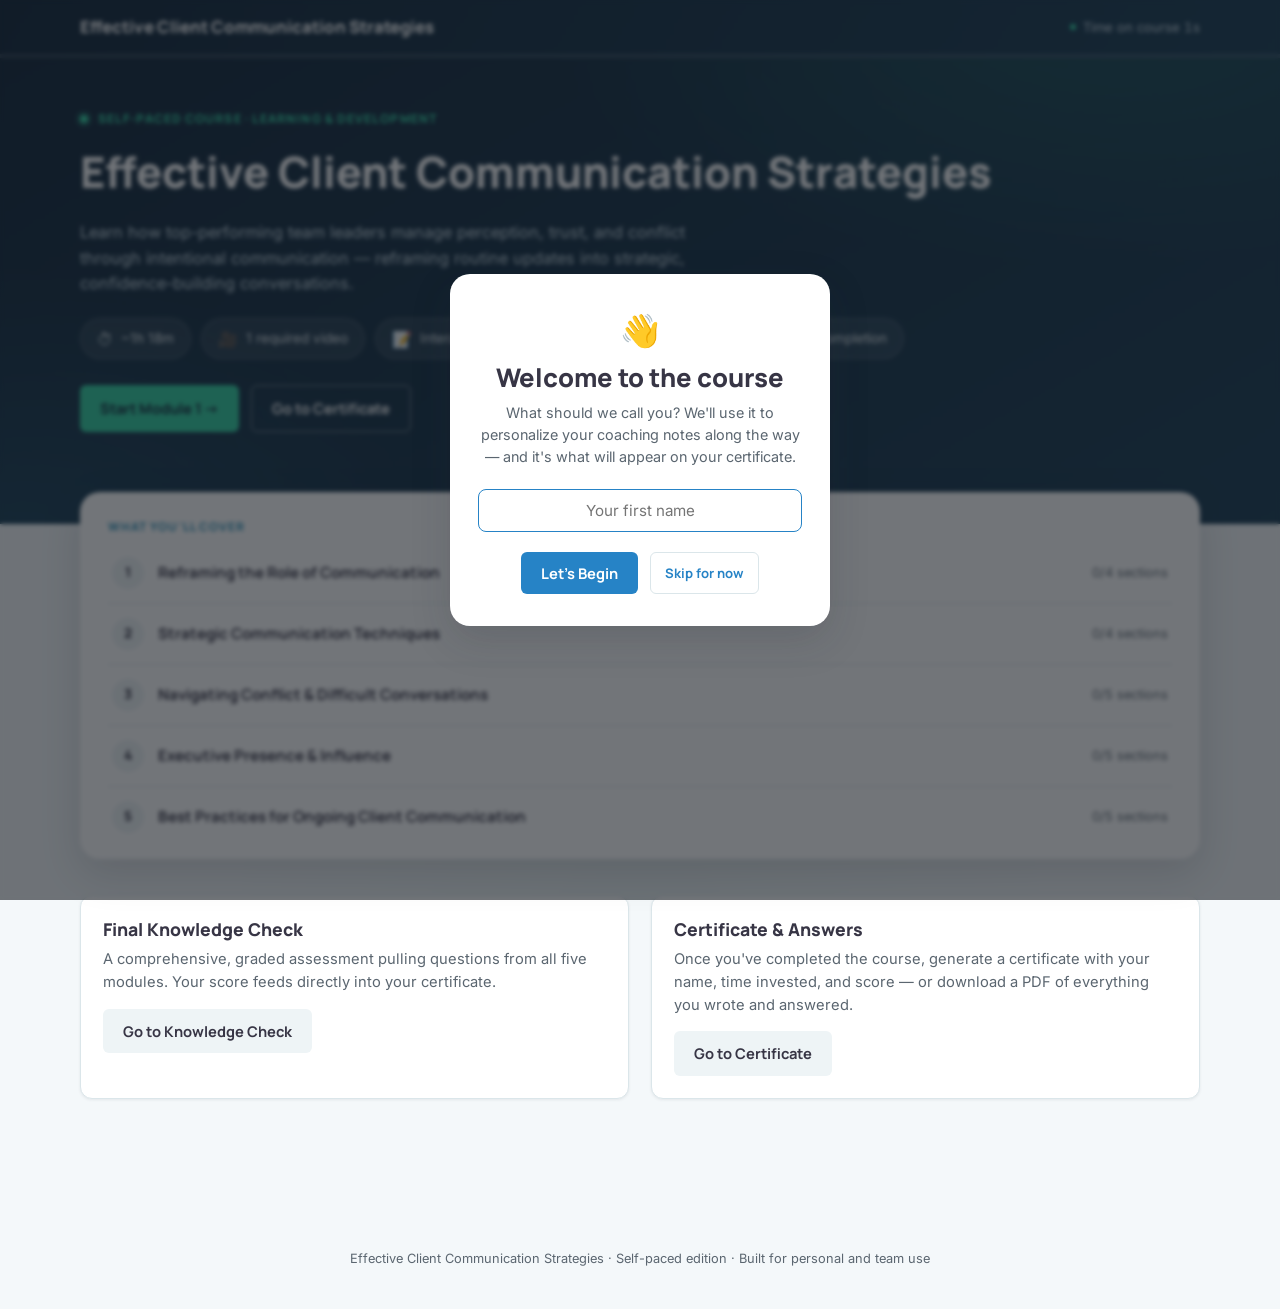
<file: index.html>
<!doctype html>
<html lang="en">
<head>
<meta charset="utf-8">
<meta name="viewport" content="width=device-width, initial-scale=1">
<title>Effective Client Communication Strategies — Self-Paced Course</title>
<meta name="description" content="A self-paced e-learning course on effective client communication for team leaders and client-facing managers.">
<link rel="preconnect" href="https://fonts.googleapis.com">
<link rel="preconnect" href="https://fonts.gstatic.com" crossorigin>
<link href="https://fonts.googleapis.com/css2?family=Inter:wght@400;500;600;700&family=Manrope:wght@700;800&display=swap" rel="stylesheet">
<link rel="stylesheet" href="css/styles.css?v=6">
</head>
<body>
<header class="site-header" id="site-header"></header>

<section class="hero">
  <div class="container">
    <span class="hero-eyebrow">Self-Paced Course · Learning &amp; Development</span>
    <h1>Effective Client Communication Strategies</h1>
    <p id="hero-welcome" style="display:none;"></p>
    <p>Learn how top-performing team leaders manage perception, trust, and conflict through intentional communication — reframing routine updates into strategic, confidence-building conversations.</p>
    <div class="hero-chip-row" id="hero-chip-row"></div>
    <div class="btn-row" id="hero-cta-row"></div>
  </div>
</section>

<main>
  <div class="container">

    <div class="hero-cover-card" id="modules">
      <span class="cover-label">What You'll Cover</span>
      <div id="cover-rows"></div>
    </div>

    <div class="two-col section" style="margin-top:36px;">
      <div class="card">
        <h3>Final Knowledge Check</h3>
        <p style="color:var(--text-muted);font-size:.92rem;">A comprehensive, graded assessment pulling questions from all five modules. Your score feeds directly into your certificate.</p>
        <a href="knowledge-check.html" class="btn secondary">Go to Knowledge Check</a>
      </div>
      <div class="card">
        <h3>Certificate &amp; Answers</h3>
        <p style="color:var(--text-muted);font-size:.92rem;">Once you've completed the course, generate a certificate with your name, time invested, and score — or download a PDF of everything you wrote and answered.</p>
        <a href="certificate.html" class="btn secondary">Go to Certificate</a>
      </div>
    </div>

  </div>
</main>

<div class="footer-note">Effective Client Communication Strategies · Self-paced edition · Built for personal and team use</div>

<script src="js/course-config.js?v=6"></script>
<script src="js/storage.js?v=6"></script>
<script src="js/timer.js?v=6"></script>
<script src="js/personalize.js?v=6"></script>
<script src="js/nav.js?v=6"></script>
<script>
  (function(){
    // ---- hero chip row: real course scope, not placeholder numbers ----
    var chipRow = document.getElementById("hero-chip-row");
    chipRow.innerHTML =
      '<span class="hero-chip"><span class="ico">⏱</span>' + window.COURSE.formatMinutes(window.COURSE.totalMinutes) + '</span>' +
      '<span class="hero-chip"><span class="ico">🎥</span>' + window.COURSE.requiredVideoCount + ' required video' + (window.COURSE.requiredVideoCount === 1 ? '' : 's') + '</span>' +
      '<span class="hero-chip"><span class="ico">📝</span>Interactive activities in every module</span>' +
      '<span class="hero-chip"><span class="ico">🏆</span>Certificate on completion</span>';

    // ---- "what you'll cover" cover card: numbered / checkmarked rows ----
    var coverRows = document.getElementById("cover-rows");
    window.COURSE.modules.forEach(function(mod){
      var p = Storage.moduleSectionsProgress(mod.id);
      var done = p.total > 0 && p.done >= p.total;
      var a = document.createElement("a");
      a.href = mod.path;
      a.className = "cover-row" + (done ? " done" : "");
      a.innerHTML =
        '<span class="badge">' + (done ? "✓" : mod.num) + '</span>' +
        '<span class="cr-title">' + mod.title + '</span>' +
        '<span class="cr-status">' + p.done + '/' + p.total + ' sections</span>';
      coverRows.appendChild(a);
    });

    // ---- hero CTAs: resume at the first incomplete module, or the
    // knowledge check once every module is done ----
    var ctaRow = document.getElementById("hero-cta-row");
    function refreshCtas(){
      var started = Storage.courseProgressPct() > 0;
      var target = window.COURSE.knowledgeCheckPath;
      var label = "Start Module 1 →";
      for (var i=0;i<window.COURSE.modules.length;i++){
        var m = window.COURSE.modules[i];
        if (!Storage.isModuleComplete(m.id)){ target = m.path; break; }
      }
      if (started) label = "Resume Course →";
      ctaRow.innerHTML =
        '<a href="' + target + '" class="btn primary-bright">' + label + '</a>' +
        '<a href="certificate.html" class="btn outline-light">Go to Certificate</a>';
    }
    refreshCtas();

    NAV.init();
    setInterval(refreshCtas, 3000);

    var welcome = document.getElementById("hero-welcome");
    function refreshWelcome(){
      var firstName = Personalize.firstName();
      if (firstName){
        var pct = Storage.courseProgressPct();
        welcome.textContent = pct > 0
          ? "Welcome back, " + firstName + " — pick up right where you left off."
          : "Welcome, " + firstName + " — glad to have you here.";
        welcome.style.display = "block";
      } else {
        welcome.style.display = "none";
      }
    }
    refreshWelcome();
    // the name gate (nav.js) can save a name after this script already ran once
    document.addEventListener("ecc:name-set", refreshWelcome);
  })();
</script>
</body>
</html>
</file>
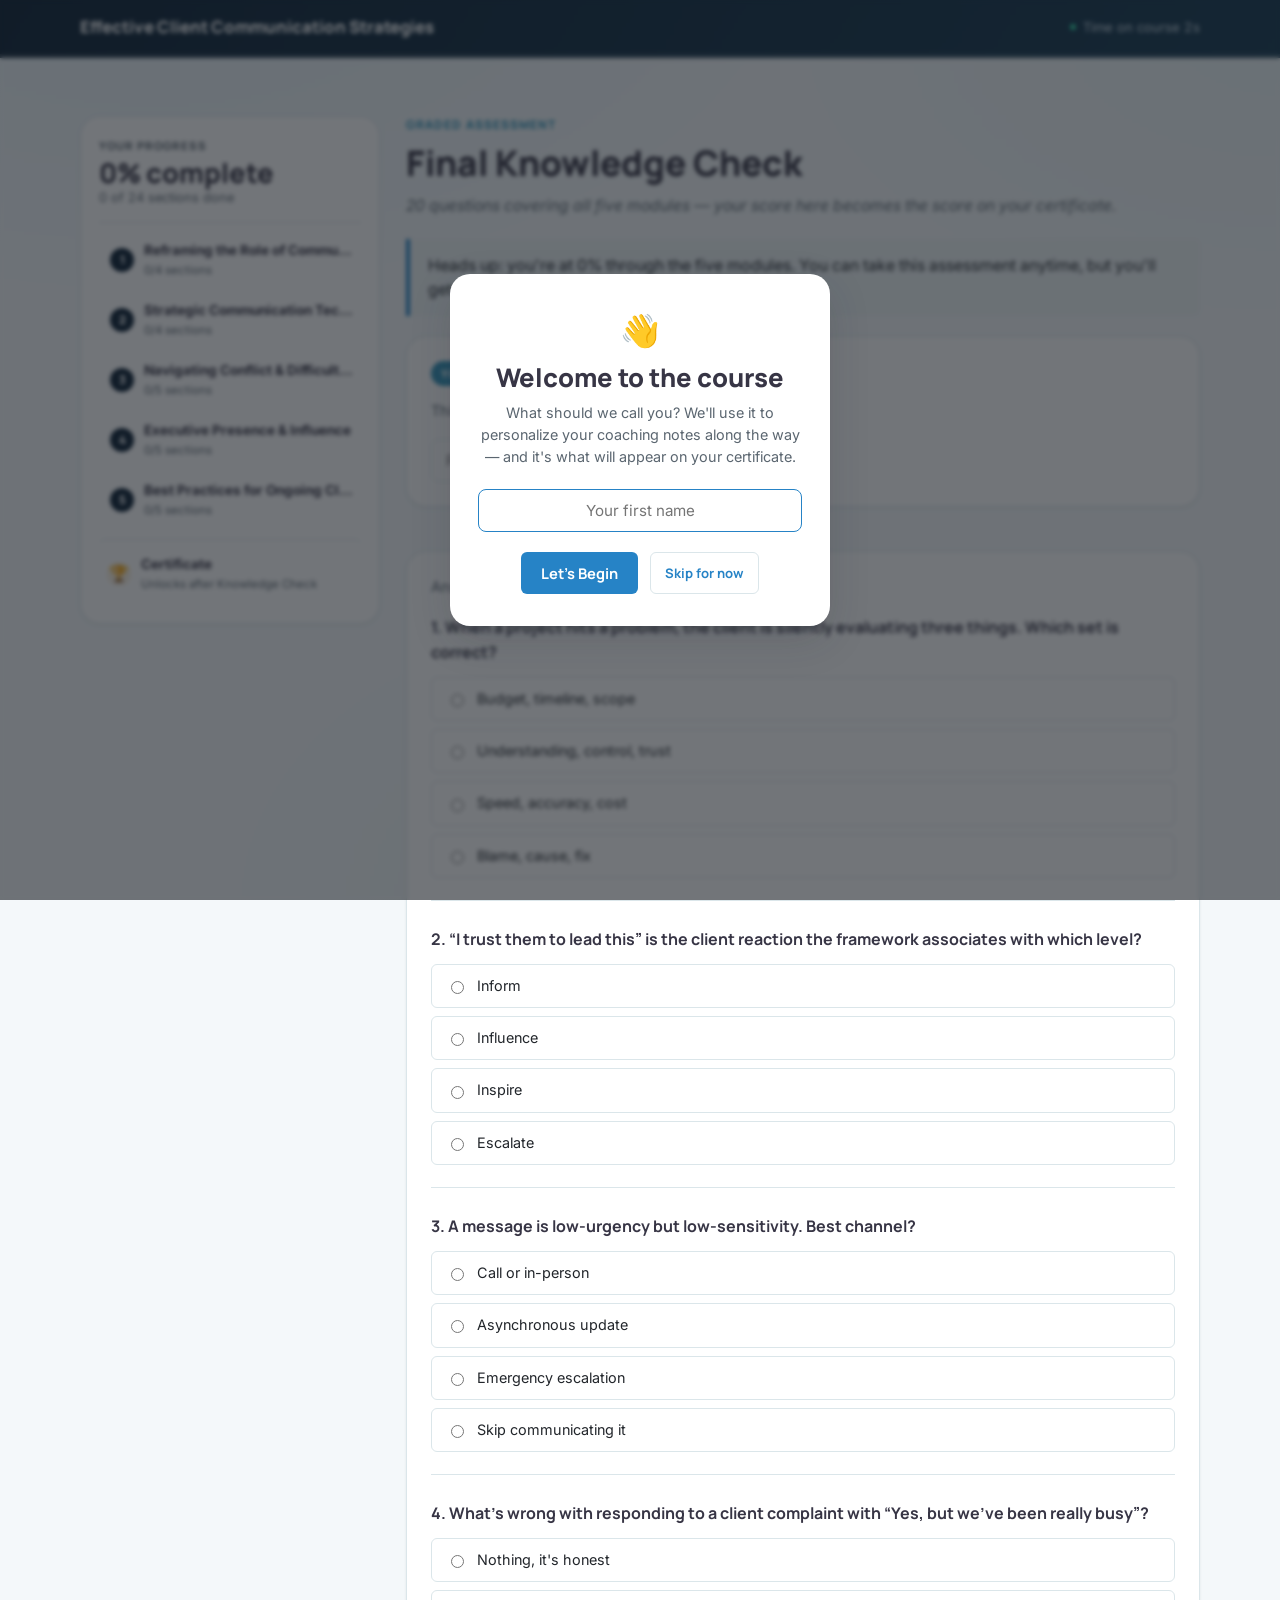
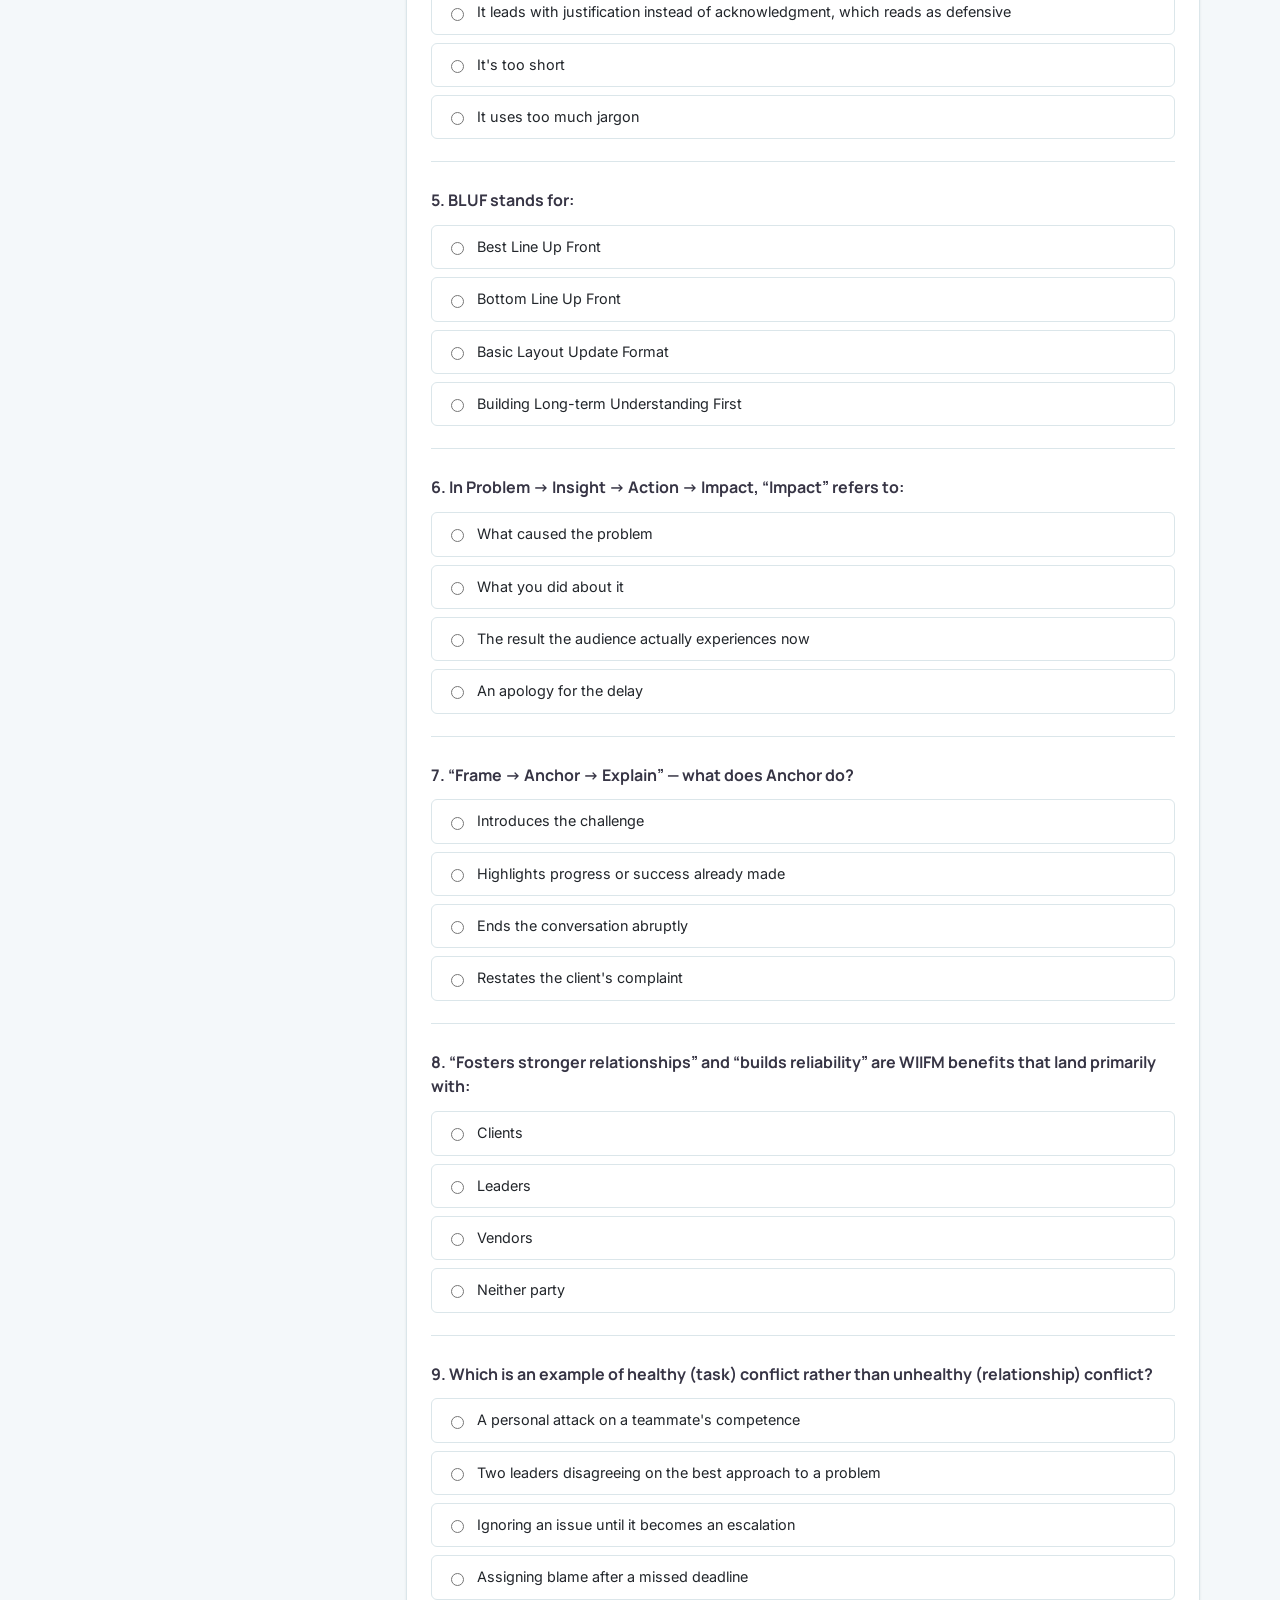
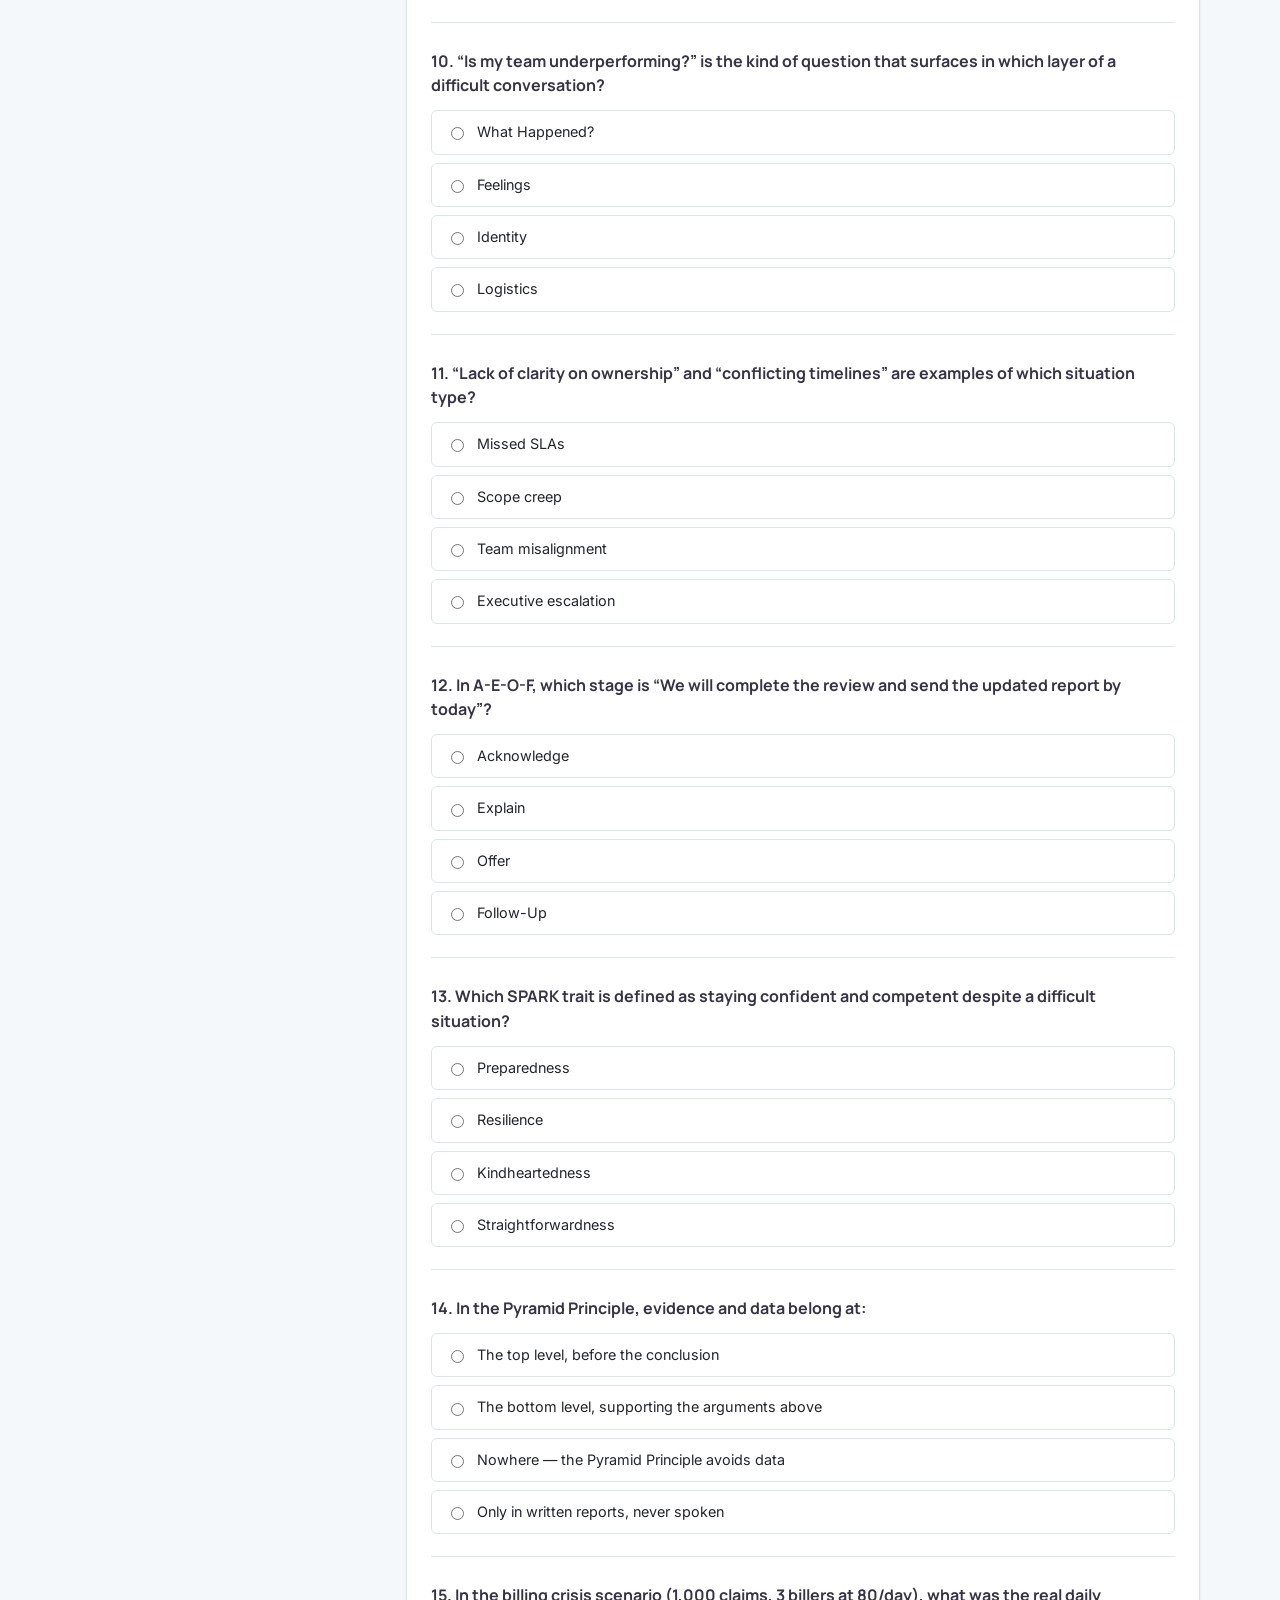
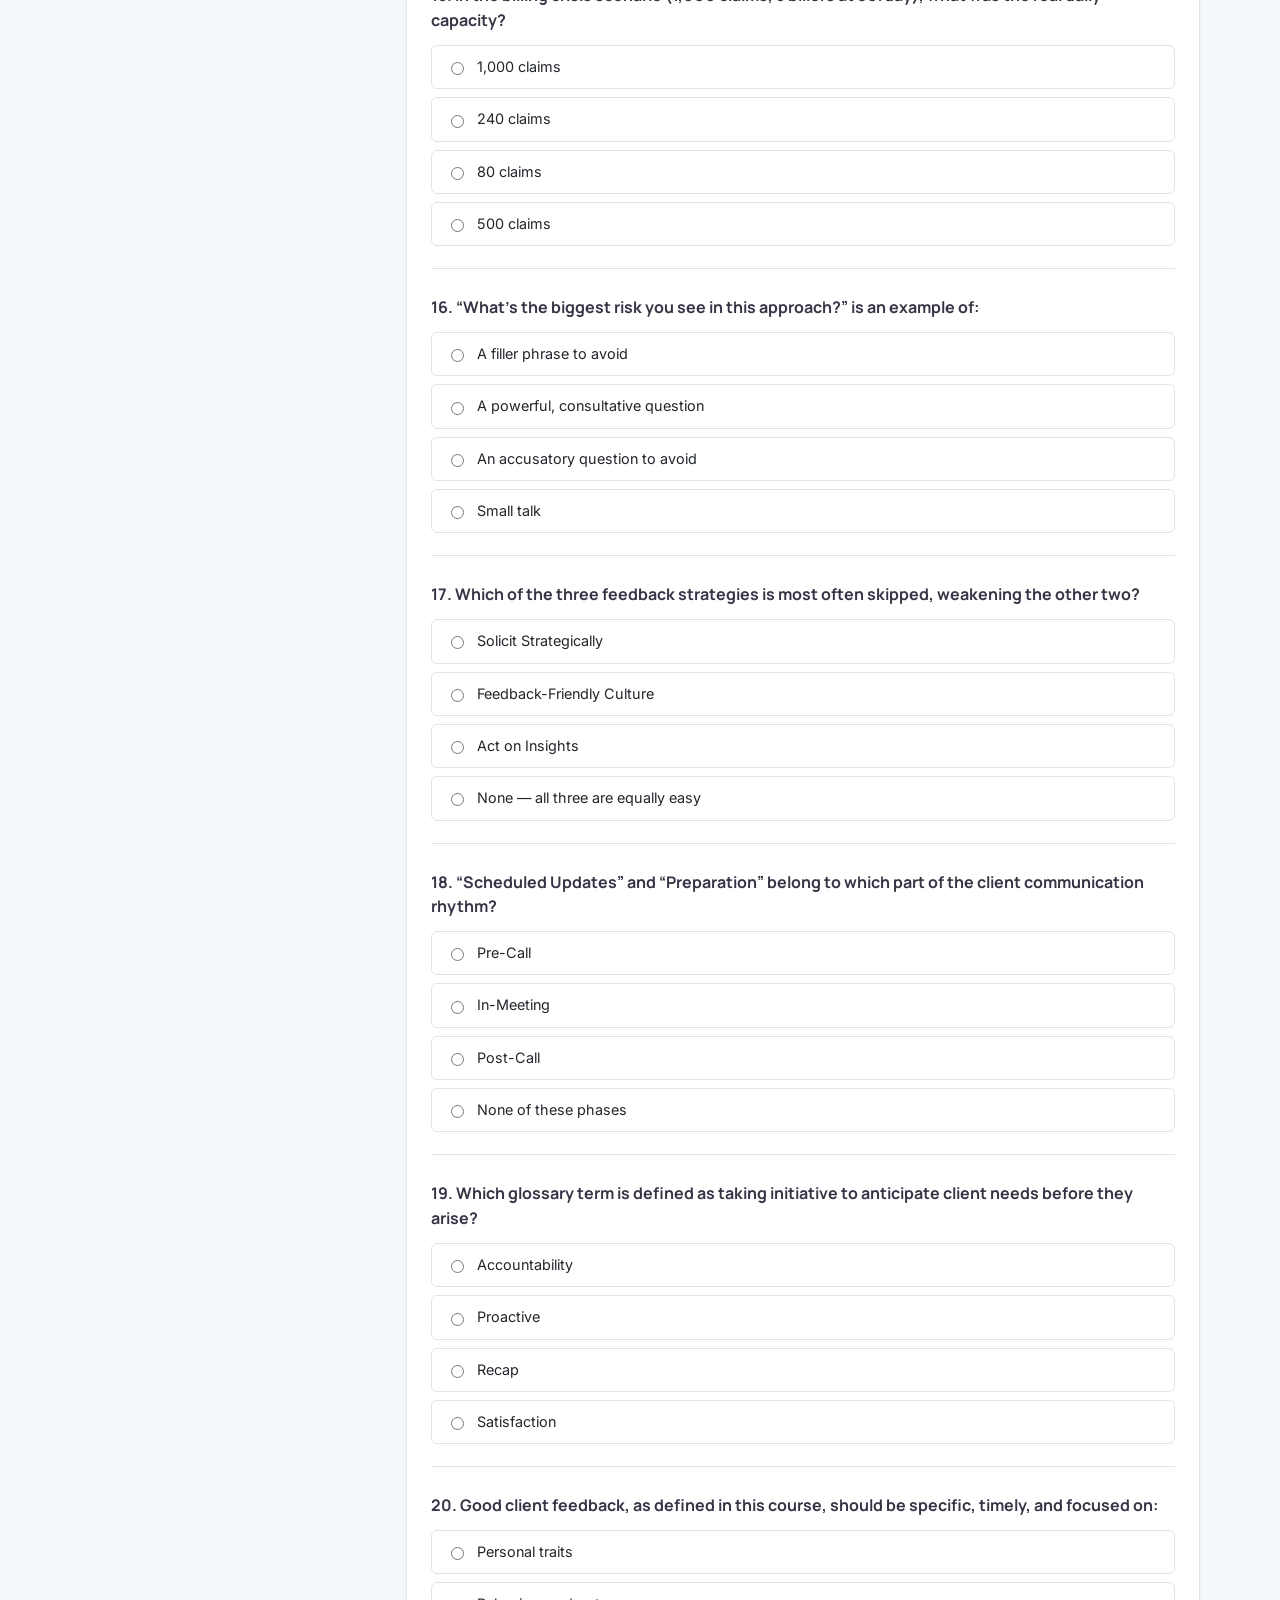
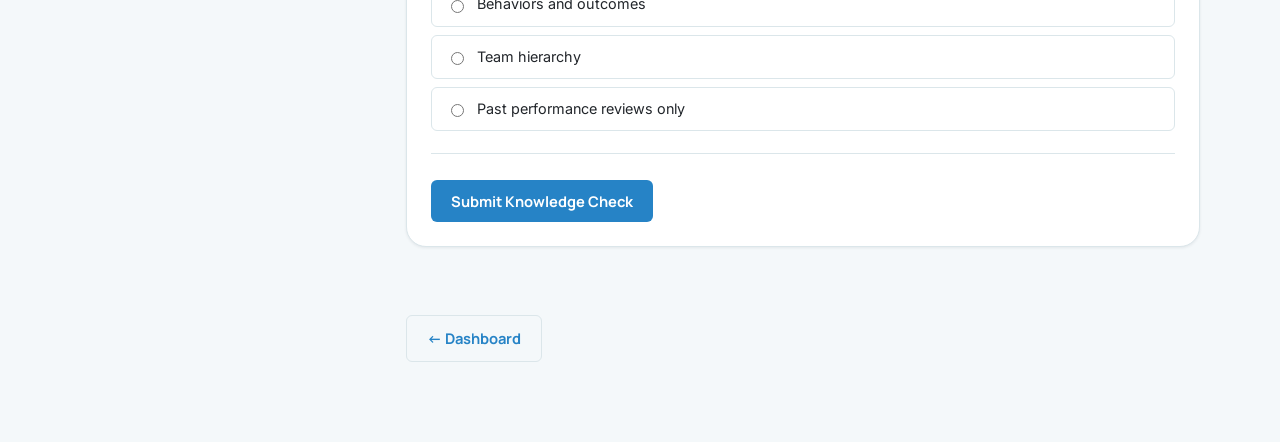
<file: knowledge-check.html>
<!doctype html>
<html lang="en">
<head>
<meta charset="utf-8">
<meta name="viewport" content="width=device-width, initial-scale=1">
<title>Final Knowledge Check — ECC Course</title>
<link rel="preconnect" href="https://fonts.googleapis.com">
<link rel="preconnect" href="https://fonts.gstatic.com" crossorigin>
<link href="https://fonts.googleapis.com/css2?family=Inter:wght@400;500;600;700&family=Manrope:wght@700;800&display=swap" rel="stylesheet">
<link rel="stylesheet" href="css/styles.css?v=6">
</head>
<body>
<header class="site-header" id="site-header"></header>

<main>
  <div class="container">
    <div class="module-shell">
    <aside class="progress-sidebar" id="progress-sidebar"></aside>
    <div class="module-main">

    <span class="part-label">Graded Assessment</span>
    <h1>Final Knowledge Check</h1>
    <p class="module-subtitle">20 questions covering all five modules — your score here becomes the score on your certificate.</p>
    <div id="progress-note" class="callout" style="display:none;"></div>

    <div class="section">
      <div class="activity">
        <div class="activity-head">
          <span class="activity-type">Your Name</span>
        </div>
        <p class="activity-instructions">This is the name that will appear on your certificate.</p>
        <input type="text" id="learner-name" placeholder="Full name" style="width:100%;max-width:360px;padding:11px 14px;border:1.5px solid var(--border-soft);border-radius:8px;font-size:.95rem;font-family:inherit;">
      </div>
    </div>

    <div class="section">
      <div class="activity" id="quiz-kc"></div>
    </div>

    <div class="section" id="kc-cta" style="display:none;">
      <div class="card" style="text-align:center;">
        <h3>Nice work.</h3>
        <p style="color:var(--text-muted);">Your score has been saved. Head to your certificate to see your total time invested and download it.</p>
        <a class="btn" href="certificate.html">Go to Certificate →</a>
      </div>
    </div>

    <div class="module-footer" id="module-footer" style="border-top:none;">
      <div><a class="btn ghost" href="index.html">← Dashboard</a></div>
      <div></div>
    </div>

    </div><!-- /.module-main -->
    </div><!-- /.module-shell -->
  </div>
</main>

<script src="js/course-config.js?v=6"></script>
<script src="js/storage.js?v=6"></script>
<script src="js/timer.js?v=6"></script>
<script src="js/personalize.js?v=6"></script>
<script src="js/quiz.js?v=6"></script>
<script src="js/nav.js?v=6"></script>
<script src="data/knowledge-check.js?v=6"></script>
<script>
  (function(){
    var nameInput = document.getElementById("learner-name");
    nameInput.value = Storage.getLearnerName();
    nameInput.addEventListener("input", function(){ Storage.setLearnerName(nameInput.value); });

    var pct = Storage.courseProgressPct();
    var moduleAvg = 0;
    window.COURSE.modules.forEach(function(m){ moduleAvg += Storage.moduleProgressPct(m.id); });
    moduleAvg = Math.round(moduleAvg / window.COURSE.modules.length);
    if (moduleAvg < 100){
      var note = document.getElementById("progress-note");
      note.style.display = "block";
      note.textContent = "Heads up: you're at " + moduleAvg + "% through the five modules. You can take this assessment anytime, but you'll get the most out of it after finishing each module.";
    }

    renderQuiz(
      document.getElementById("quiz-kc"),
      KC_DATA,
      function(){ return Storage.getKc(); },
      function(state){ Storage.saveKc(state); },
      {
        introText: "Answer every question, then submit to see your score.",
        submitLabel: "Submit Knowledge Check",
        onComplete: function(){
          document.getElementById("kc-cta").style.display = "block";
          NAV.refreshHeaderProgress();
        }
      }
    );

    NAV.init();
  })();
</script>
</body>
</html>
</file>
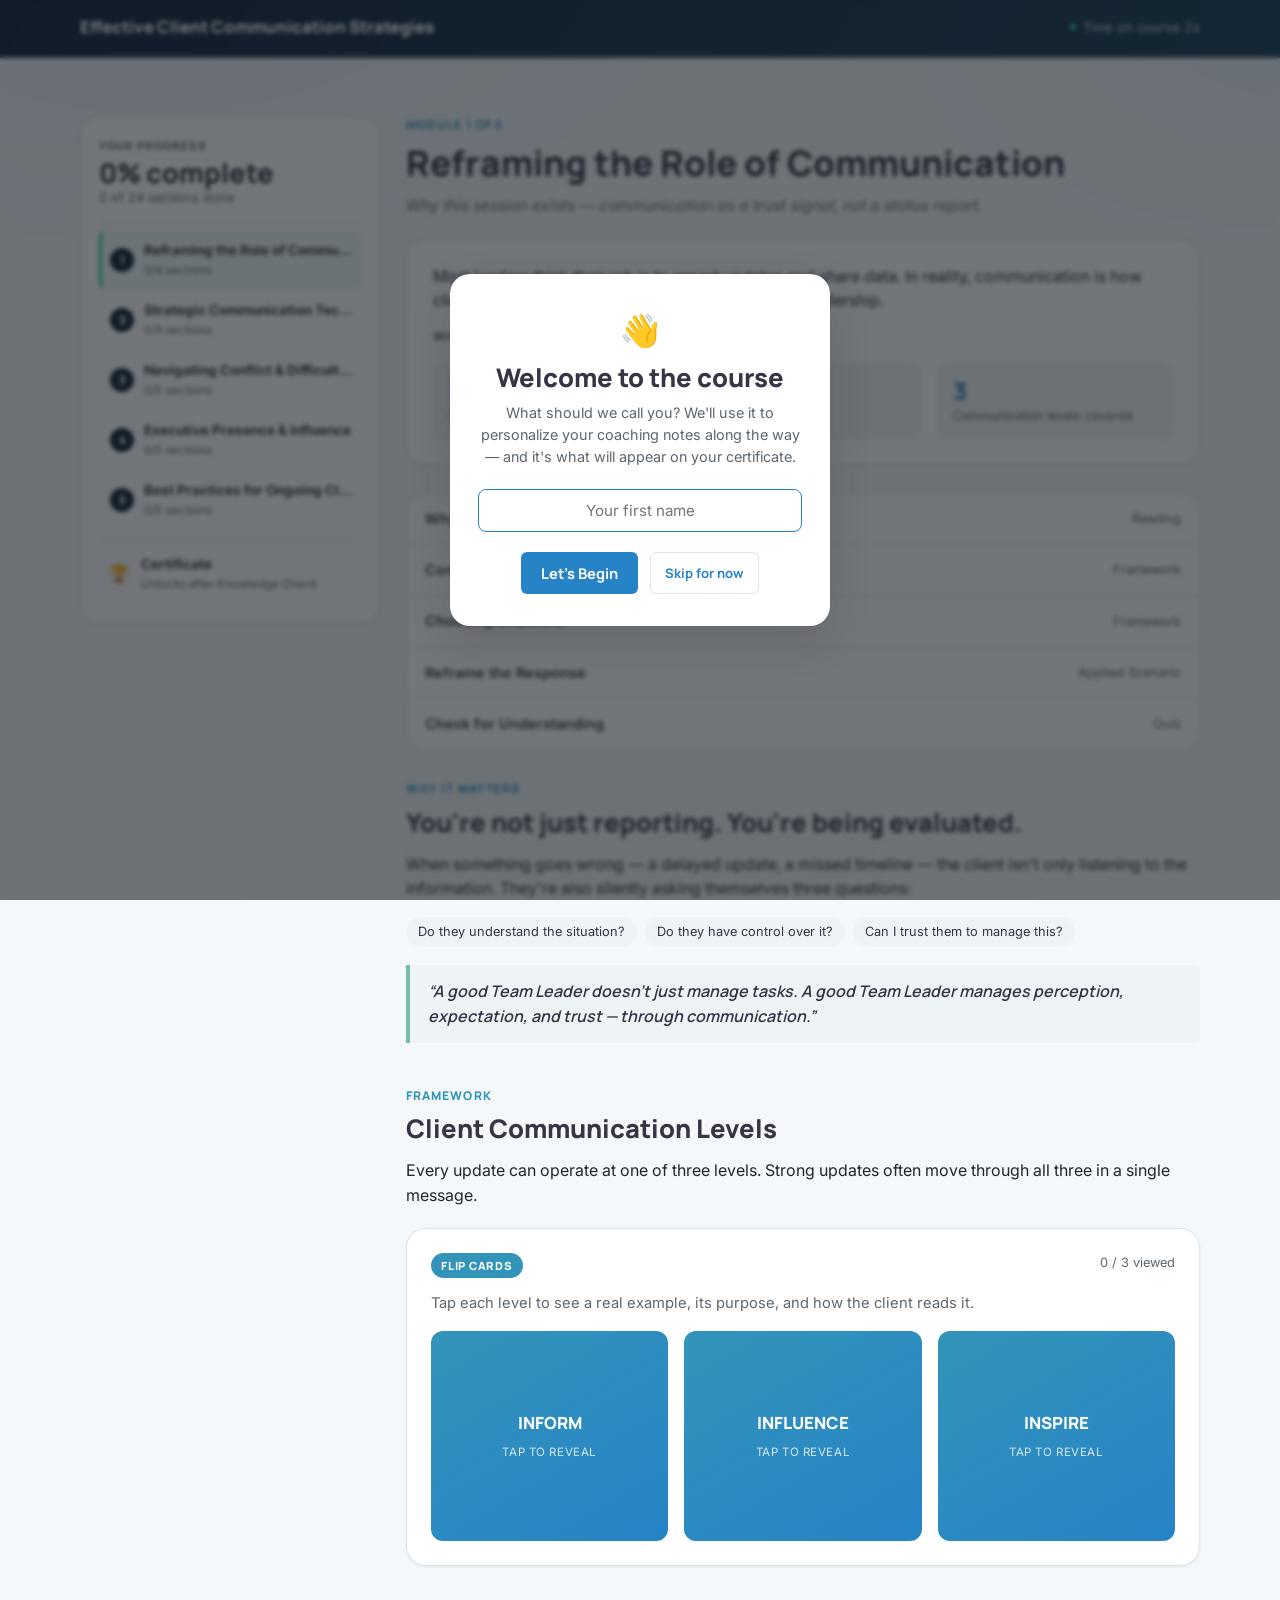
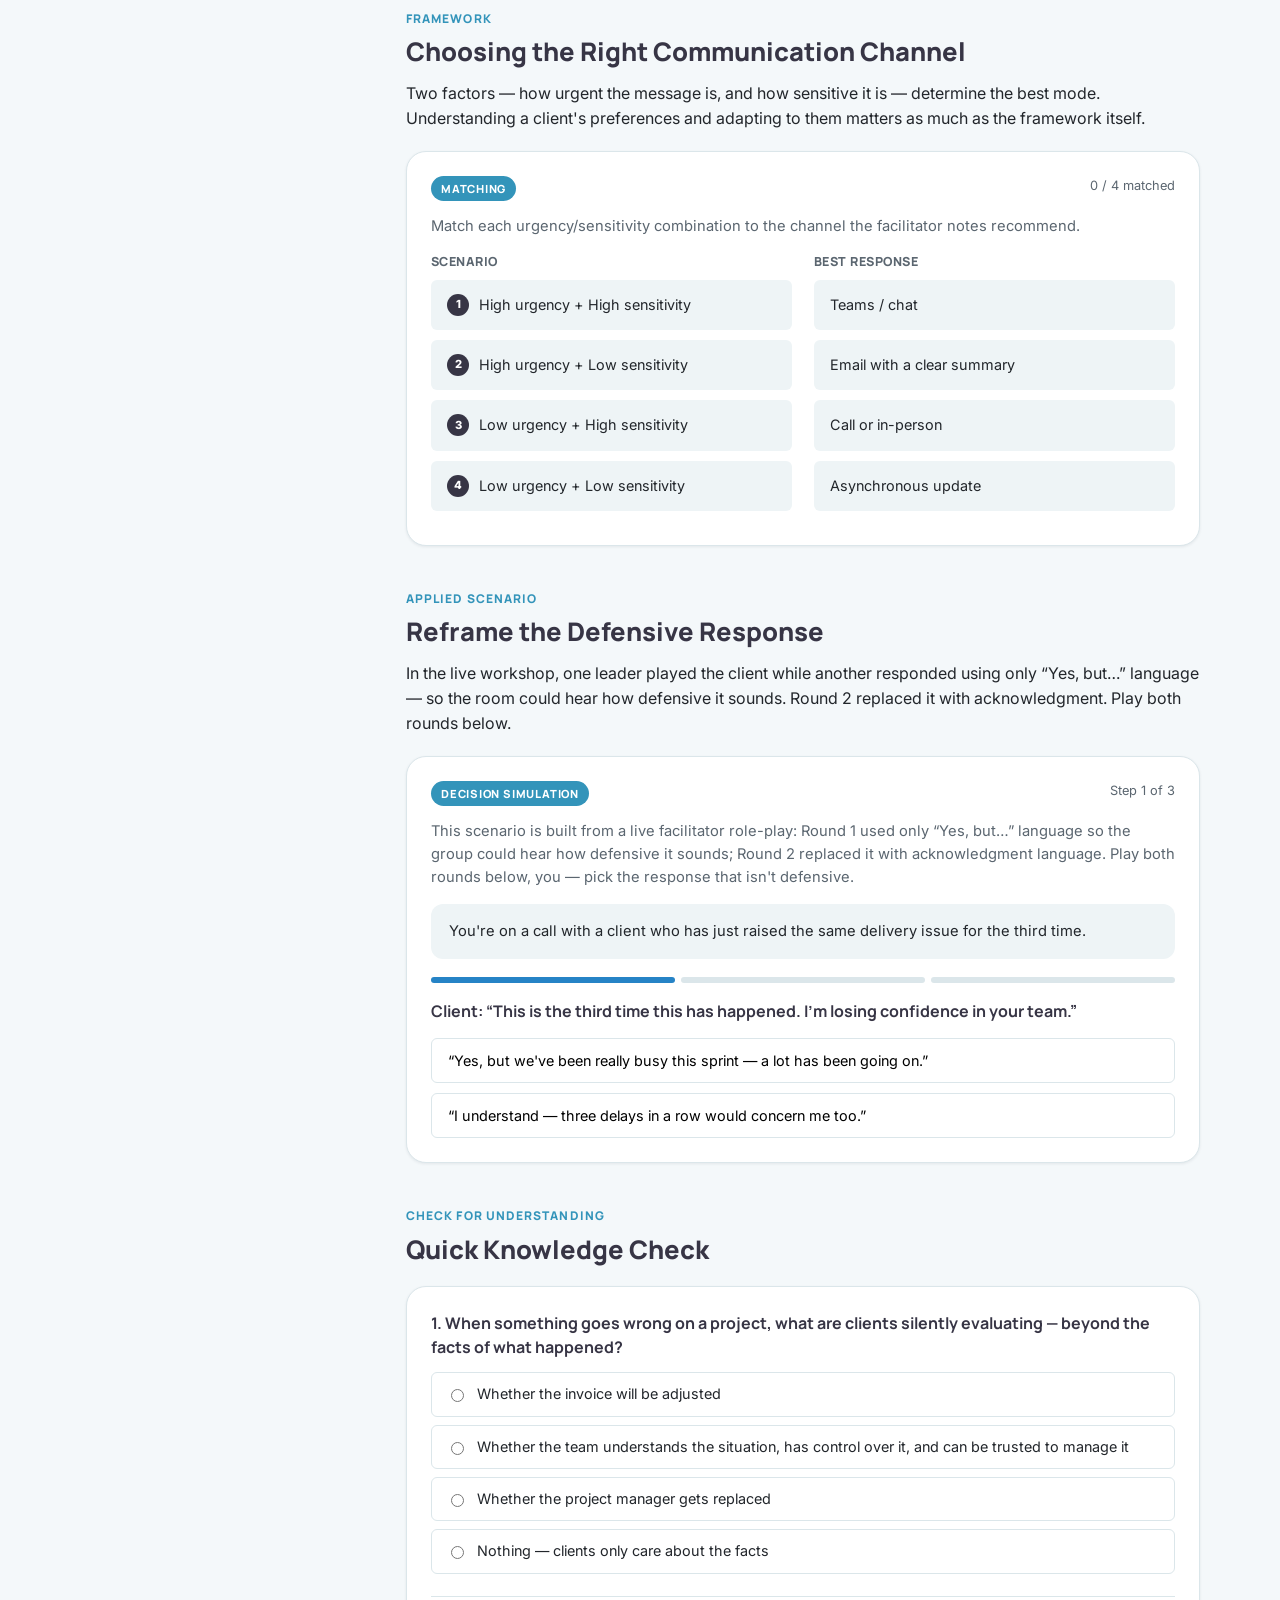
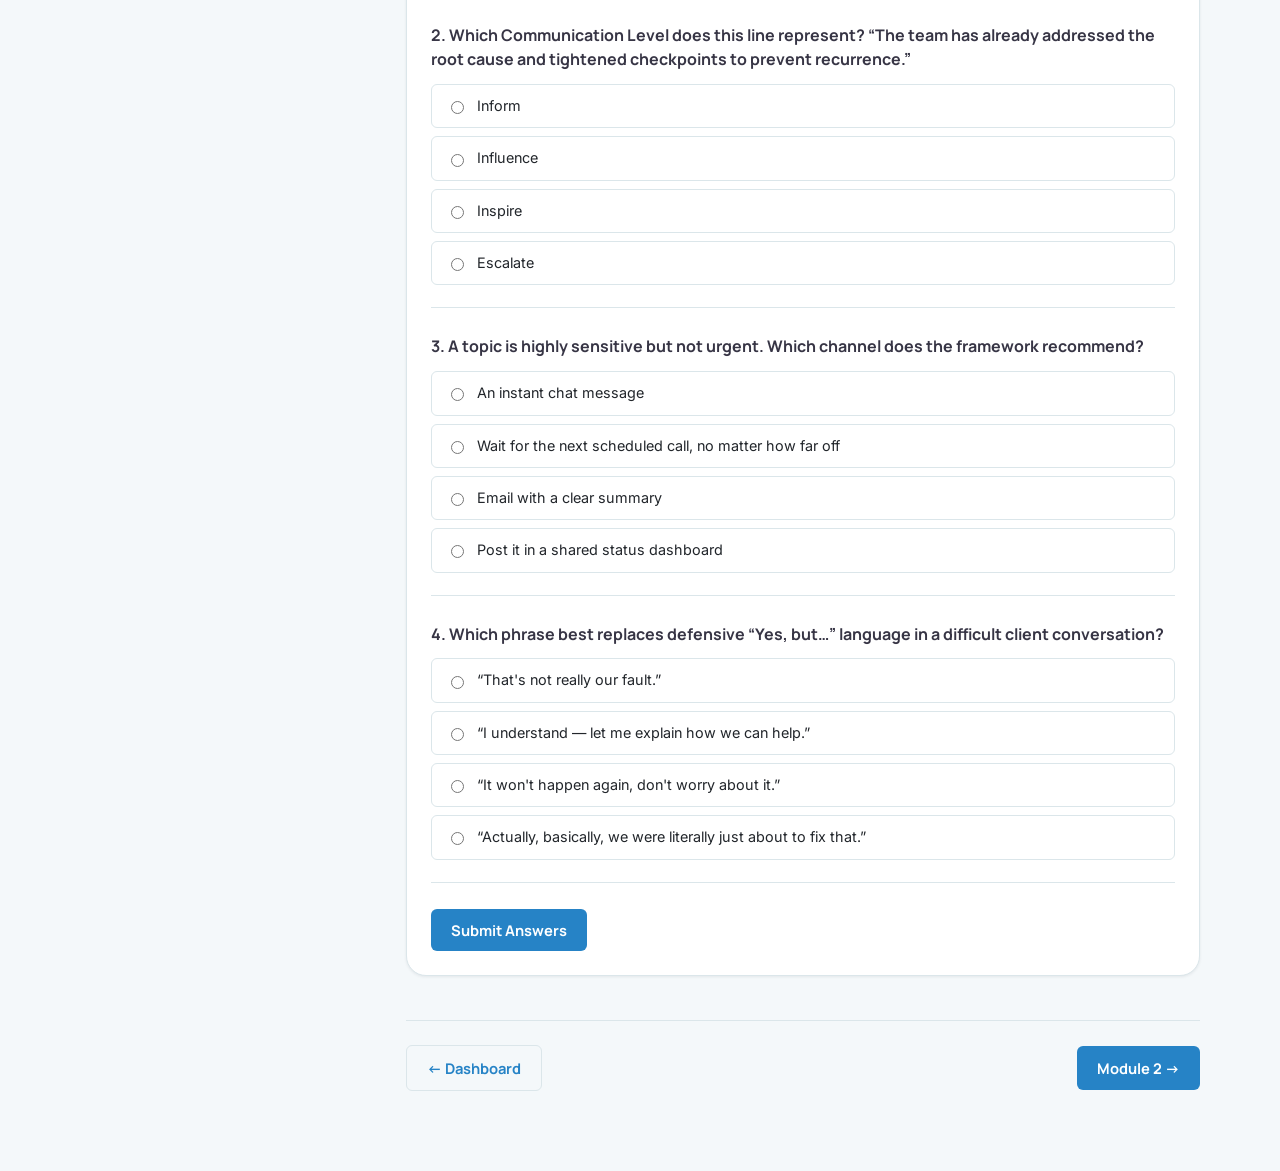
<file: module-1.html>
<!doctype html>
<html lang="en">
<head>
<meta charset="utf-8">
<meta name="viewport" content="width=device-width, initial-scale=1">
<title>Module 1: Reframing the Role of Communication — ECC Course</title>
<link rel="preconnect" href="https://fonts.googleapis.com">
<link rel="preconnect" href="https://fonts.gstatic.com" crossorigin>
<link href="https://fonts.googleapis.com/css2?family=Inter:wght@400;500;600;700&family=Manrope:wght@700;800&display=swap" rel="stylesheet">
<link rel="stylesheet" href="css/styles.css?v=6">
</head>
<body>
<header class="site-header" id="site-header"></header>

<main>
  <div class="container">
    <div class="module-shell">
    <aside class="progress-sidebar" id="progress-sidebar"></aside>
    <div class="module-main">

    <span class="part-label">Module 1 of 5</span>
    <h1>Reframing the Role of Communication</h1>
    <p class="module-subtitle">Why this session exists — communication as a trust signal, not a status report.</p>

    <div class="session-overview">
      <p>Most leaders think their job is to report updates and share data. In reality, communication is how clients evaluate your reliability, transparency, and leadership.</p>
      <h4>What's in this module</h4>
      <div class="stat-tile-row">
        <div class="stat-tile"><div class="num">3</div><div class="cap">Hands-on activities</div></div>
        <div class="stat-tile"><div class="num">~15 min</div><div class="cap">Estimated time</div></div>
        <div class="stat-tile"><div class="num">3</div><div class="cap">Communication levels covered</div></div>
      </div>
    </div>

    <div class="section-list">
      <a class="section-list-row" href="#why"><span class="sl-title">Why It Matters</span><span class="sl-time">Reading</span></a>
      <a class="section-list-row" href="#levels"><span class="sl-title">Communication Levels</span><span class="sl-time">Framework</span></a>
      <a class="section-list-row" href="#channels"><span class="sl-title">Choosing Channels</span><span class="sl-time">Framework</span></a>
      <a class="section-list-row" href="#roleplay"><span class="sl-title">Reframe the Response</span><span class="sl-time">Applied Scenario</span></a>
      <a class="section-list-row" href="#cfu"><span class="sl-title">Check for Understanding</span><span class="sl-time">Quiz</span></a>
    </div>

    <div class="section" id="why">
      <span class="section-label">Why It Matters</span>
      <h2>You're not just reporting. You're being evaluated.</h2>
      <p>When something goes wrong — a delayed update, a missed timeline — the client isn't only listening to the information. They're also silently asking themselves three questions:</p>
      <div class="chip-list">
        <span class="chip">Do they understand the situation?</span>
        <span class="chip">Do they have control over it?</span>
        <span class="chip">Can I trust them to manage this?</span>
      </div>
      <div class="callout quote">“A good Team Leader doesn't just manage tasks. A good Team Leader manages perception, expectation, and trust — through communication.”</div>
    </div>

    <div class="section" id="levels">
      <span class="section-label">Framework</span>
      <h2>Client Communication Levels</h2>
      <p>Every update can operate at one of three levels. Strong updates often move through all three in a single message.</p>
      <div class="activity" id="act-commLevels"></div>
    </div>

    <div class="section" id="channels">
      <span class="section-label">Framework</span>
      <h2>Choosing the Right Communication Channel</h2>
      <p>Two factors — how urgent the message is, and how sensitive it is — determine the best mode. Understanding a client's preferences and adapting to them matters as much as the framework itself.</p>
      <div class="activity" id="act-channelMatch"></div>
    </div>

    <div class="section" id="roleplay">
      <span class="section-label">Applied Scenario</span>
      <h2>Reframe the Defensive Response</h2>
      <p>In the live workshop, one leader played the client while another responded using only “Yes, but…” language — so the room could hear how defensive it sounds. Round 2 replaced it with acknowledgment. Play both rounds below.</p>
      <div class="activity" id="act-defensiveSim"></div>
    </div>

    <div class="section" id="cfu">
      <span class="section-label">Check for Understanding</span>
      <h2>Quick Knowledge Check</h2>
      <div class="activity" id="quiz-m1cfu"></div>
    </div>

    <div class="module-footer" id="module-footer"></div>

    </div><!-- /.module-main -->
    </div><!-- /.module-shell -->
  </div>
</main>

<script src="js/course-config.js?v=6"></script>
<script src="js/storage.js?v=6"></script>
<script src="js/timer.js?v=6"></script>
<script src="js/personalize.js?v=6"></script>
<script src="js/activities.js?v=6"></script>
<script src="js/quiz.js?v=6"></script>
<script src="js/nav.js?v=6"></script>
<script src="data/module-1.js?v=6"></script>
<script>
  (function(){
    Activities.flipCards(document.getElementById("act-commLevels"), MODULE_DATA.commLevels);
    Activities.matching(document.getElementById("act-channelMatch"), MODULE_DATA.channelMatch);
    Activities.branchingSim(document.getElementById("act-defensiveSim"), MODULE_DATA.defensiveSim);

    renderQuiz(
      document.getElementById("quiz-m1cfu"),
      MODULE_DATA.m1cfu,
      function(){ return Storage.getCfu("m1"); },
      function(state){ Storage.saveCfu("m1", state); },
      { onComplete: function(){ NAV.refreshHeaderProgress(); } }
    );

    NAV.init("m1");
  })();
</script>
</body>
</html>
</file>
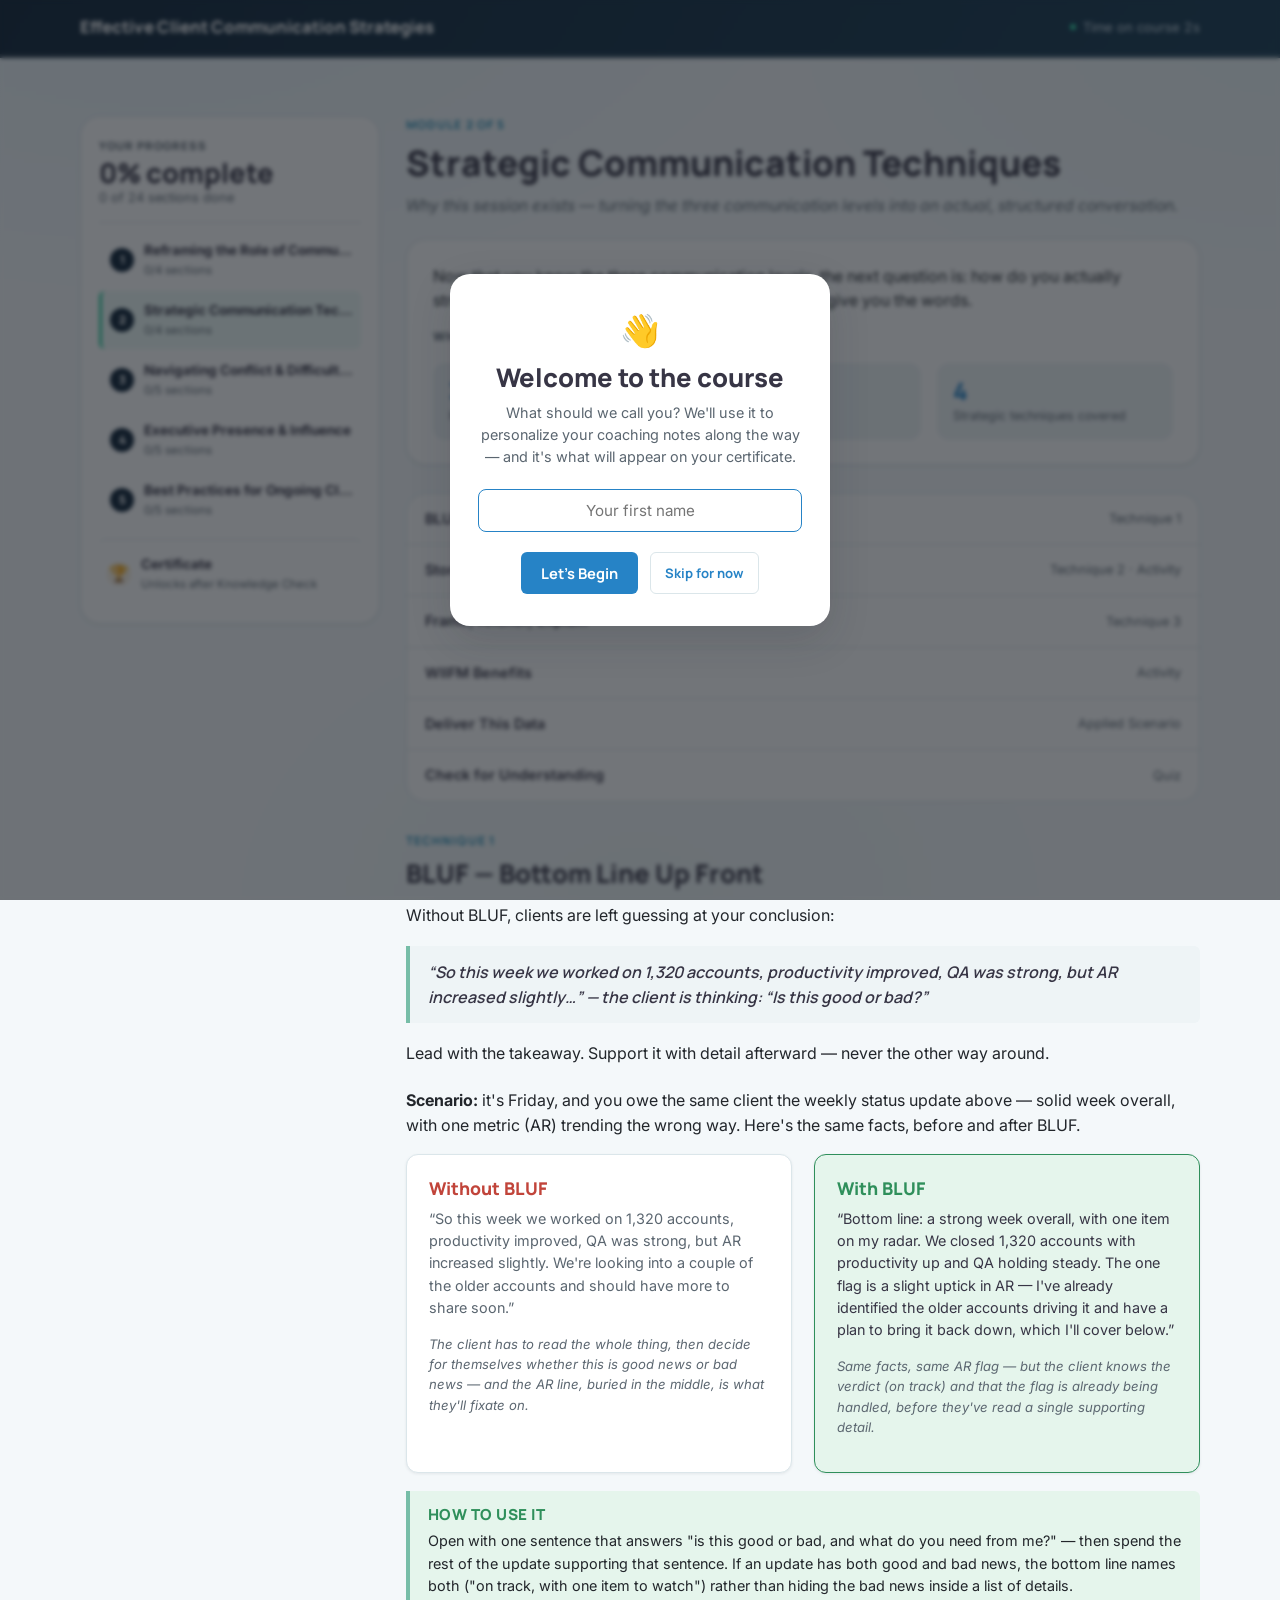
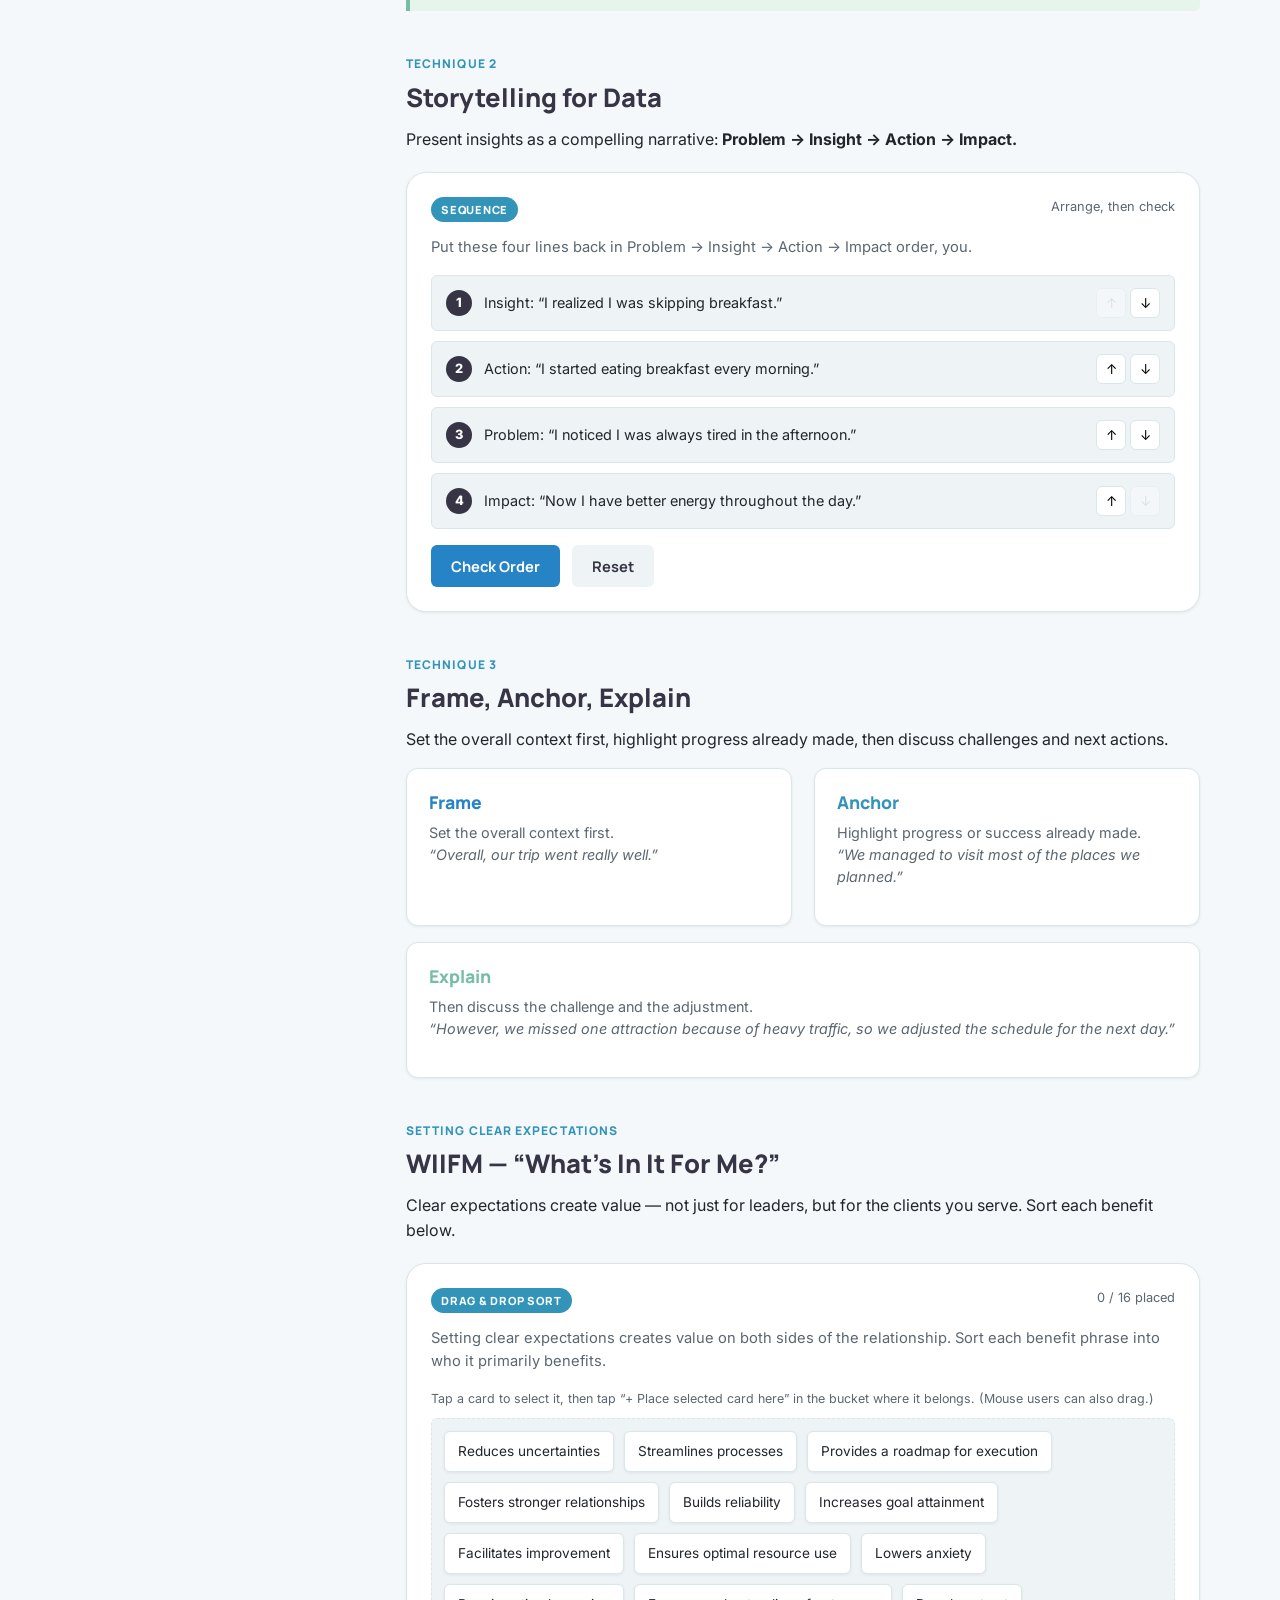
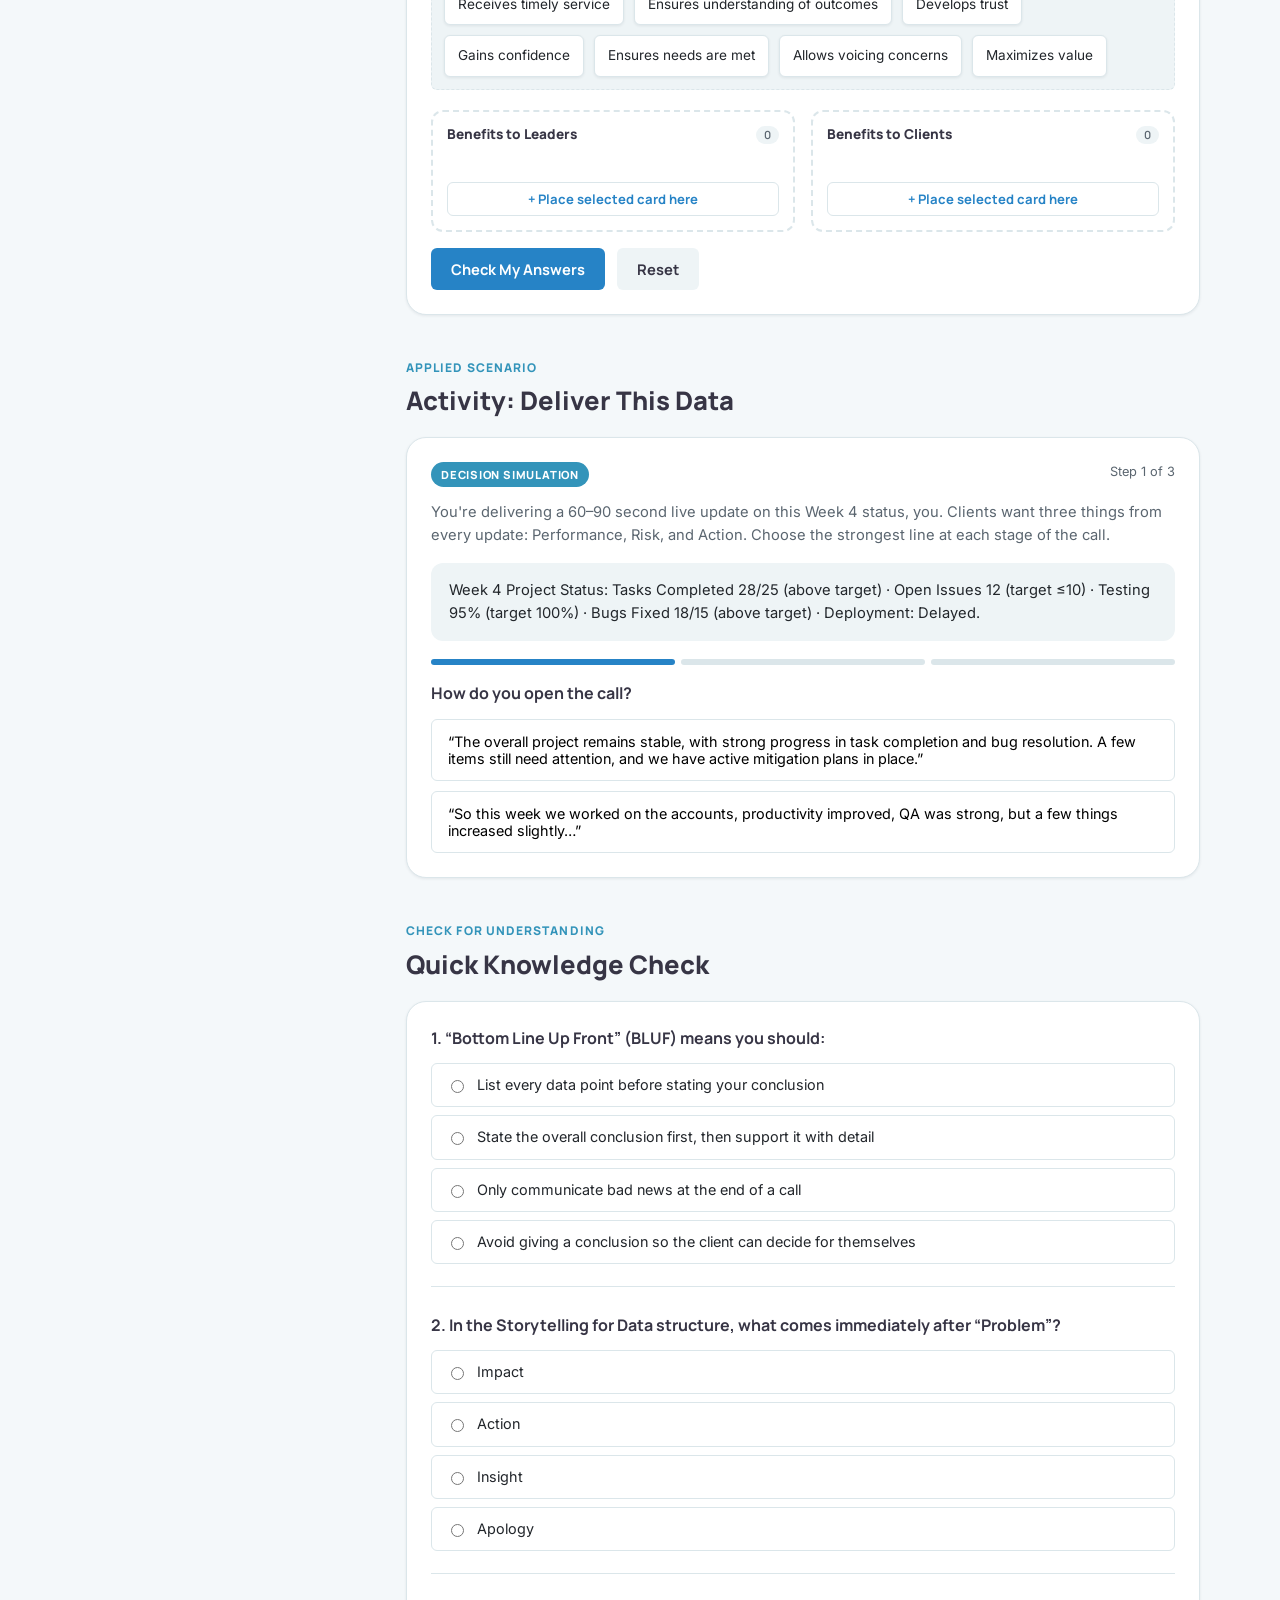
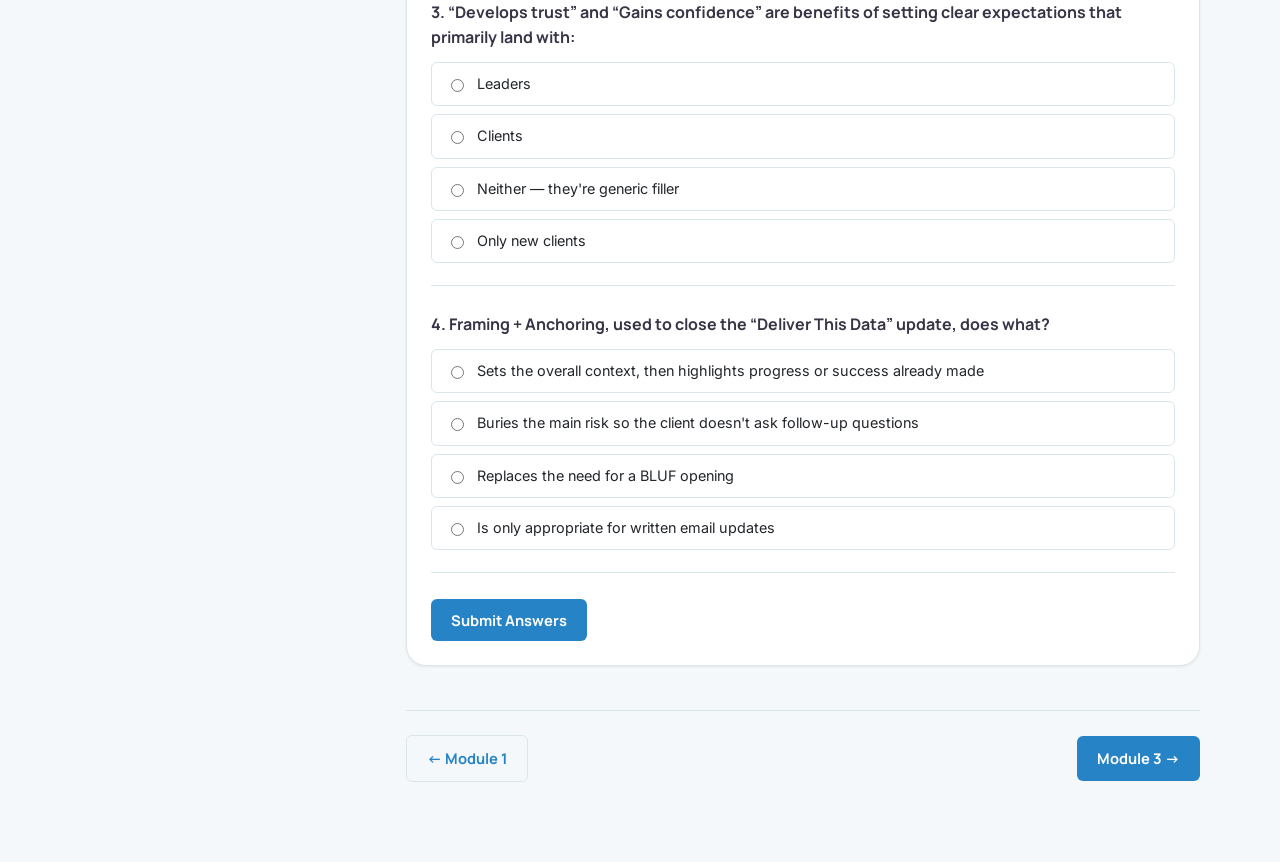
<file: module-2.html>
<!doctype html>
<html lang="en">
<head>
<meta charset="utf-8">
<meta name="viewport" content="width=device-width, initial-scale=1">
<title>Module 2: Strategic Communication Techniques — ECC Course</title>
<link rel="preconnect" href="https://fonts.googleapis.com">
<link rel="preconnect" href="https://fonts.gstatic.com" crossorigin>
<link href="https://fonts.googleapis.com/css2?family=Inter:wght@400;500;600;700&family=Manrope:wght@700;800&display=swap" rel="stylesheet">
<link rel="stylesheet" href="css/styles.css?v=6">
</head>
<body>
<header class="site-header" id="site-header"></header>

<main>
  <div class="container">
    <div class="module-shell">
    <aside class="progress-sidebar" id="progress-sidebar"></aside>
    <div class="module-main">

    <span class="part-label">Module 2 of 5</span>
    <h1>Strategic Communication Techniques</h1>
    <p class="module-subtitle">Why this session exists — turning the three communication levels into an actual, structured conversation.</p>

    <div class="session-overview">
      <p>Now that you know the three communication levels, the next question is: how do you actually structure a real conversation? These four techniques give you the words.</p>
      <h4>What's in this module</h4>
      <div class="stat-tile-row">
        <div class="stat-tile"><div class="num">3</div><div class="cap">Hands-on activities</div></div>
        <div class="stat-tile"><div class="num">~15 min</div><div class="cap">Estimated time</div></div>
        <div class="stat-tile"><div class="num">4</div><div class="cap">Strategic techniques covered</div></div>
      </div>
    </div>

    <div class="section-list">
      <a class="section-list-row" href="#bluf"><span class="sl-title">BLUF</span><span class="sl-time">Technique 1</span></a>
      <a class="section-list-row" href="#story"><span class="sl-title">Storytelling for Data</span><span class="sl-time">Technique 2 · Activity</span></a>
      <a class="section-list-row" href="#fae"><span class="sl-title">Frame, Anchor, Explain</span><span class="sl-time">Technique 3</span></a>
      <a class="section-list-row" href="#wiifm"><span class="sl-title">WIIFM Benefits</span><span class="sl-time">Activity</span></a>
      <a class="section-list-row" href="#deliver"><span class="sl-title">Deliver This Data</span><span class="sl-time">Applied Scenario</span></a>
      <a class="section-list-row" href="#cfu"><span class="sl-title">Check for Understanding</span><span class="sl-time">Quiz</span></a>
    </div>

    <div class="section" id="bluf">
      <span class="section-label">Technique 1</span>
      <h2>BLUF — Bottom Line Up Front</h2>
      <p>Without BLUF, clients are left guessing at your conclusion:</p>
      <div class="callout quote">“So this week we worked on 1,320 accounts, productivity improved, QA was strong, but AR increased slightly…” — the client is thinking: <em>“Is this good or bad?”</em></div>
      <p>Lead with the takeaway. Support it with detail afterward — never the other way around.</p>

      <p style="margin-top:22px;"><strong>Scenario:</strong> it's Friday, and you owe the same client the weekly status update above — solid week overall, with one metric (AR) trending the wrong way. Here's the same facts, before and after BLUF.</p>

      <div class="two-col">
        <div class="card">
          <h3 style="color:var(--error);">Without BLUF</h3>
          <p style="font-size:.9rem;color:var(--text-muted);">“So this week we worked on 1,320 accounts, productivity improved, QA was strong, but AR increased slightly. We're looking into a couple of the older accounts and should have more to share soon.”</p>
          <p style="font-size:.82rem;color:var(--text-muted);"><em>The client has to read the whole thing, then decide for themselves whether this is good news or bad news — and the AR line, buried in the middle, is what they'll fixate on.</em></p>
        </div>
        <div class="card" style="border-color:var(--success);background:var(--success-bg);">
          <h3 style="color:var(--success);">With BLUF</h3>
          <p style="font-size:.9rem;color:var(--c-charcoal);">“Bottom line: a strong week overall, with one item on my radar. We closed 1,320 accounts with productivity up and QA holding steady. The one flag is a slight uptick in AR — I've already identified the older accounts driving it and have a plan to bring it back down, which I'll cover below.”</p>
          <p style="font-size:.82rem;color:var(--text-muted);"><em>Same facts, same AR flag — but the client knows the verdict (on track) and that the flag is already being handled, before they've read a single supporting detail.</em></p>
        </div>
      </div>

      <div class="callout coach">
        <h4>How to use it</h4>
        <p style="margin:0;font-size:.9rem;">Open with one sentence that answers "is this good or bad, and what do you need from me?" — then spend the rest of the update supporting that sentence. If an update has both good and bad news, the bottom line names both ("on track, with one item to watch") rather than hiding the bad news inside a list of details.</p>
      </div>
    </div>

    <div class="section" id="story">
      <span class="section-label">Technique 2</span>
      <h2>Storytelling for Data</h2>
      <p>Present insights as a compelling narrative: <strong>Problem → Insight → Action → Impact.</strong></p>
      <div class="activity" id="act-storySeq"></div>
    </div>

    <div class="section" id="fae">
      <span class="section-label">Technique 3</span>
      <h2>Frame, Anchor, Explain</h2>
      <p>Set the overall context first, highlight progress already made, then discuss challenges and next actions.</p>
      <div class="two-col">
        <div class="card">
          <h3 style="color:var(--c-primary);">Frame</h3>
          <p style="font-size:.9rem;color:var(--text-muted);">Set the overall context first.<br><em>“Overall, our trip went really well.”</em></p>
        </div>
        <div class="card">
          <h3 style="color:var(--c-teal-blue);">Anchor</h3>
          <p style="font-size:.9rem;color:var(--text-muted);">Highlight progress or success already made.<br><em>“We managed to visit most of the places we planned.”</em></p>
        </div>
      </div>
      <div class="card" style="margin-top:16px;">
        <h3 style="color:var(--c-sea-green);">Explain</h3>
        <p style="font-size:.9rem;color:var(--text-muted);">Then discuss the challenge and the adjustment.<br><em>“However, we missed one attraction because of heavy traffic, so we adjusted the schedule for the next day.”</em></p>
      </div>
    </div>

    <div class="section" id="wiifm">
      <span class="section-label">Setting Clear Expectations</span>
      <h2>WIIFM — “What's In It For Me?”</h2>
      <p>Clear expectations create value — not just for leaders, but for the clients you serve. Sort each benefit below.</p>
      <div class="activity" id="act-wiifmSort"></div>
    </div>

    <div class="section" id="deliver">
      <span class="section-label">Applied Scenario</span>
      <h2>Activity: Deliver This Data</h2>
      <div class="activity" id="act-deliverDataSim"></div>
    </div>

    <div class="section" id="cfu">
      <span class="section-label">Check for Understanding</span>
      <h2>Quick Knowledge Check</h2>
      <div class="activity" id="quiz-m2cfu"></div>
    </div>

    <div class="module-footer" id="module-footer"></div>

    </div><!-- /.module-main -->
    </div><!-- /.module-shell -->
  </div>
</main>

<script src="js/course-config.js?v=6"></script>
<script src="js/storage.js?v=6"></script>
<script src="js/timer.js?v=6"></script>
<script src="js/personalize.js?v=6"></script>
<script src="js/activities.js?v=6"></script>
<script src="js/quiz.js?v=6"></script>
<script src="js/nav.js?v=6"></script>
<script src="data/module-2.js?v=6"></script>
<script>
  (function(){
    Activities.sequence(document.getElementById("act-storySeq"), MODULE_DATA.storySeq);
    Activities.bucketSort(document.getElementById("act-wiifmSort"), MODULE_DATA.wiifmSort);
    Activities.branchingSim(document.getElementById("act-deliverDataSim"), MODULE_DATA.deliverDataSim);

    renderQuiz(
      document.getElementById("quiz-m2cfu"),
      MODULE_DATA.m2cfu,
      function(){ return Storage.getCfu("m2"); },
      function(state){ Storage.saveCfu("m2", state); },
      { onComplete: function(){ NAV.refreshHeaderProgress(); } }
    );

    NAV.init("m2");
  })();
</script>
</body>
</html>
</file>
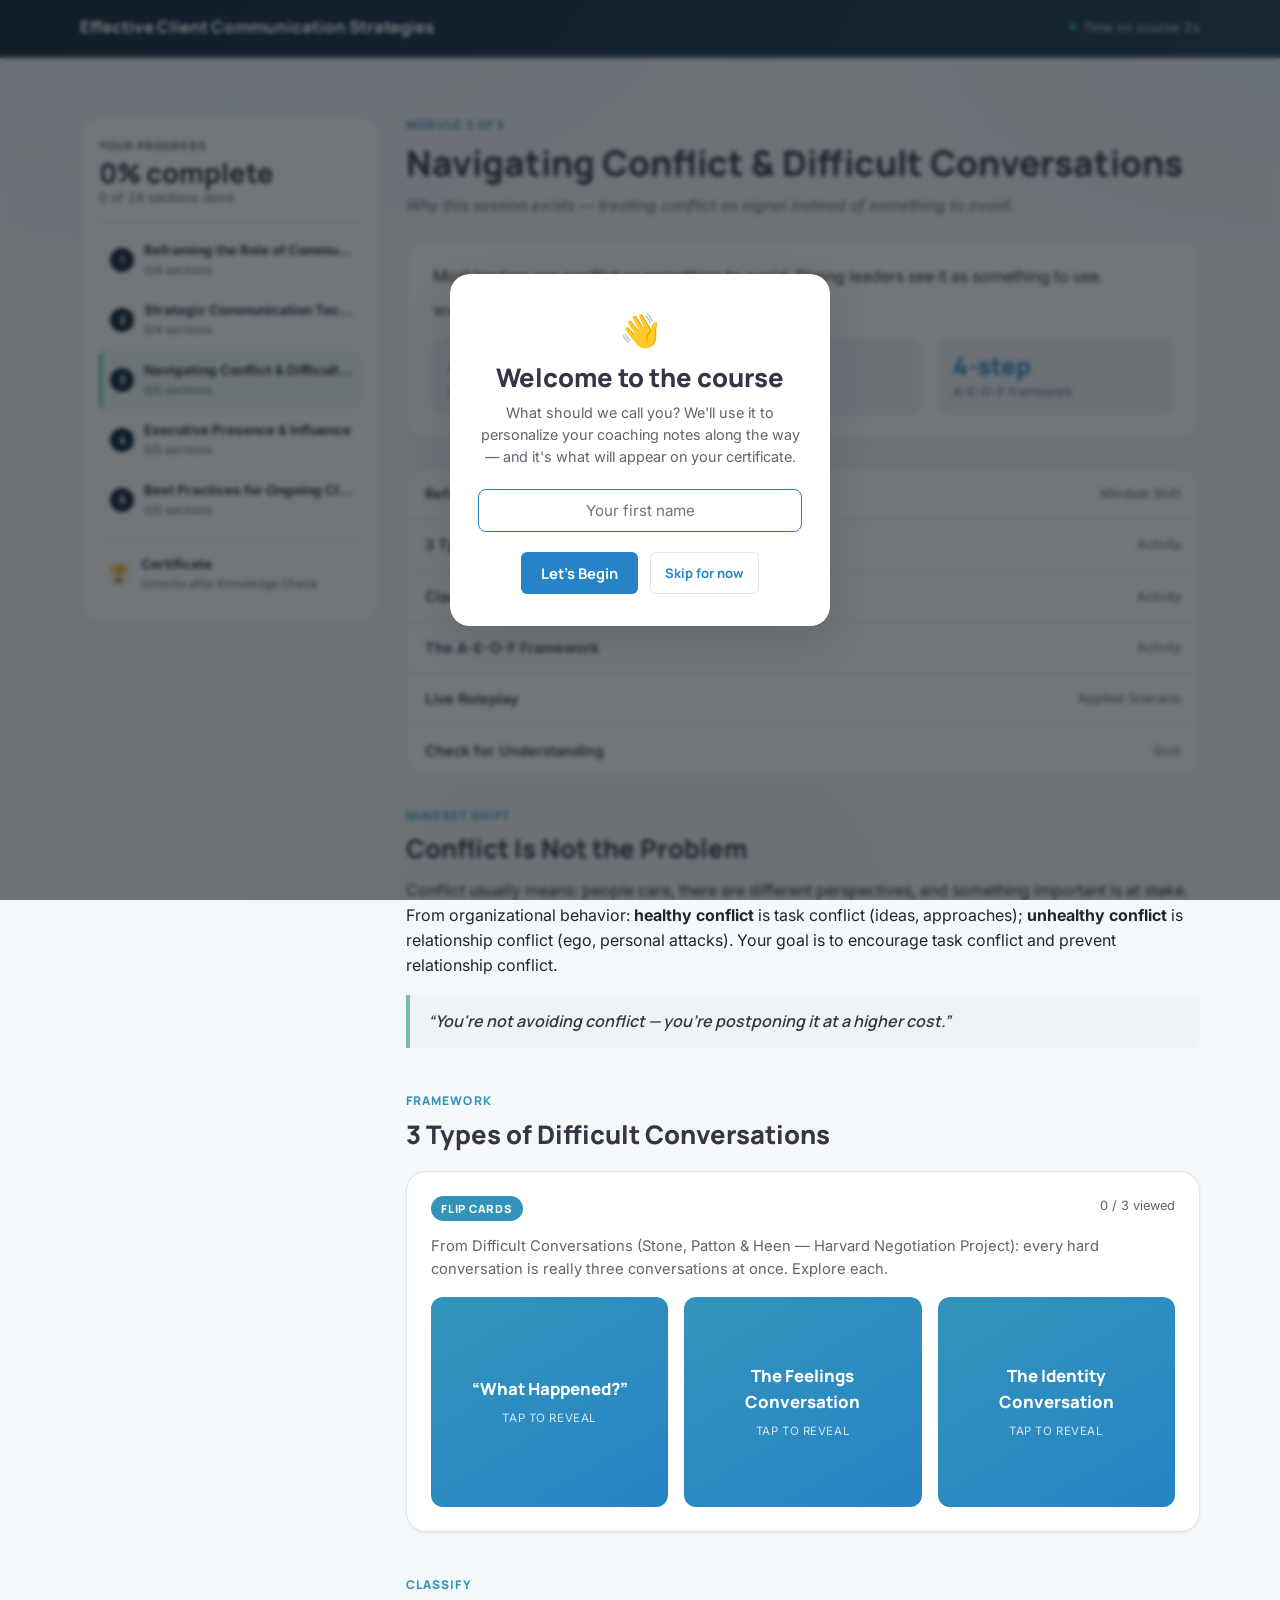
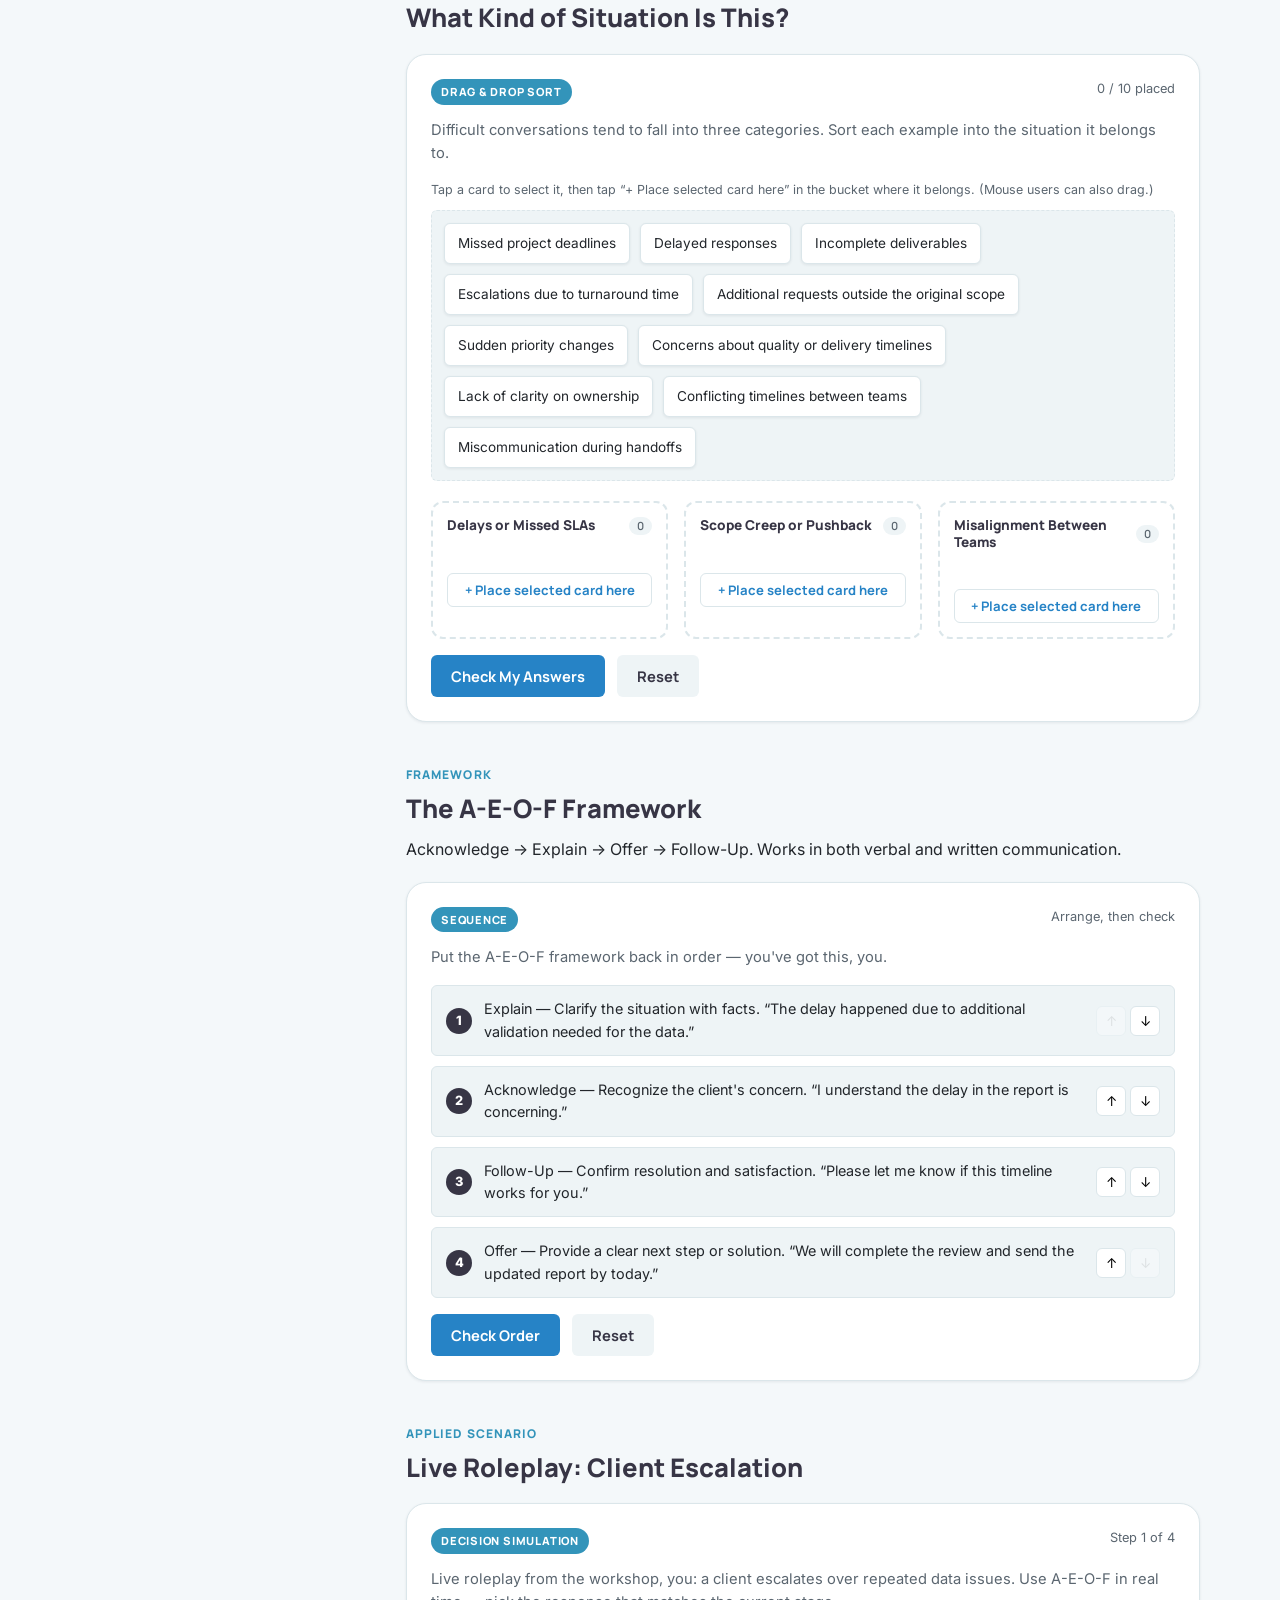
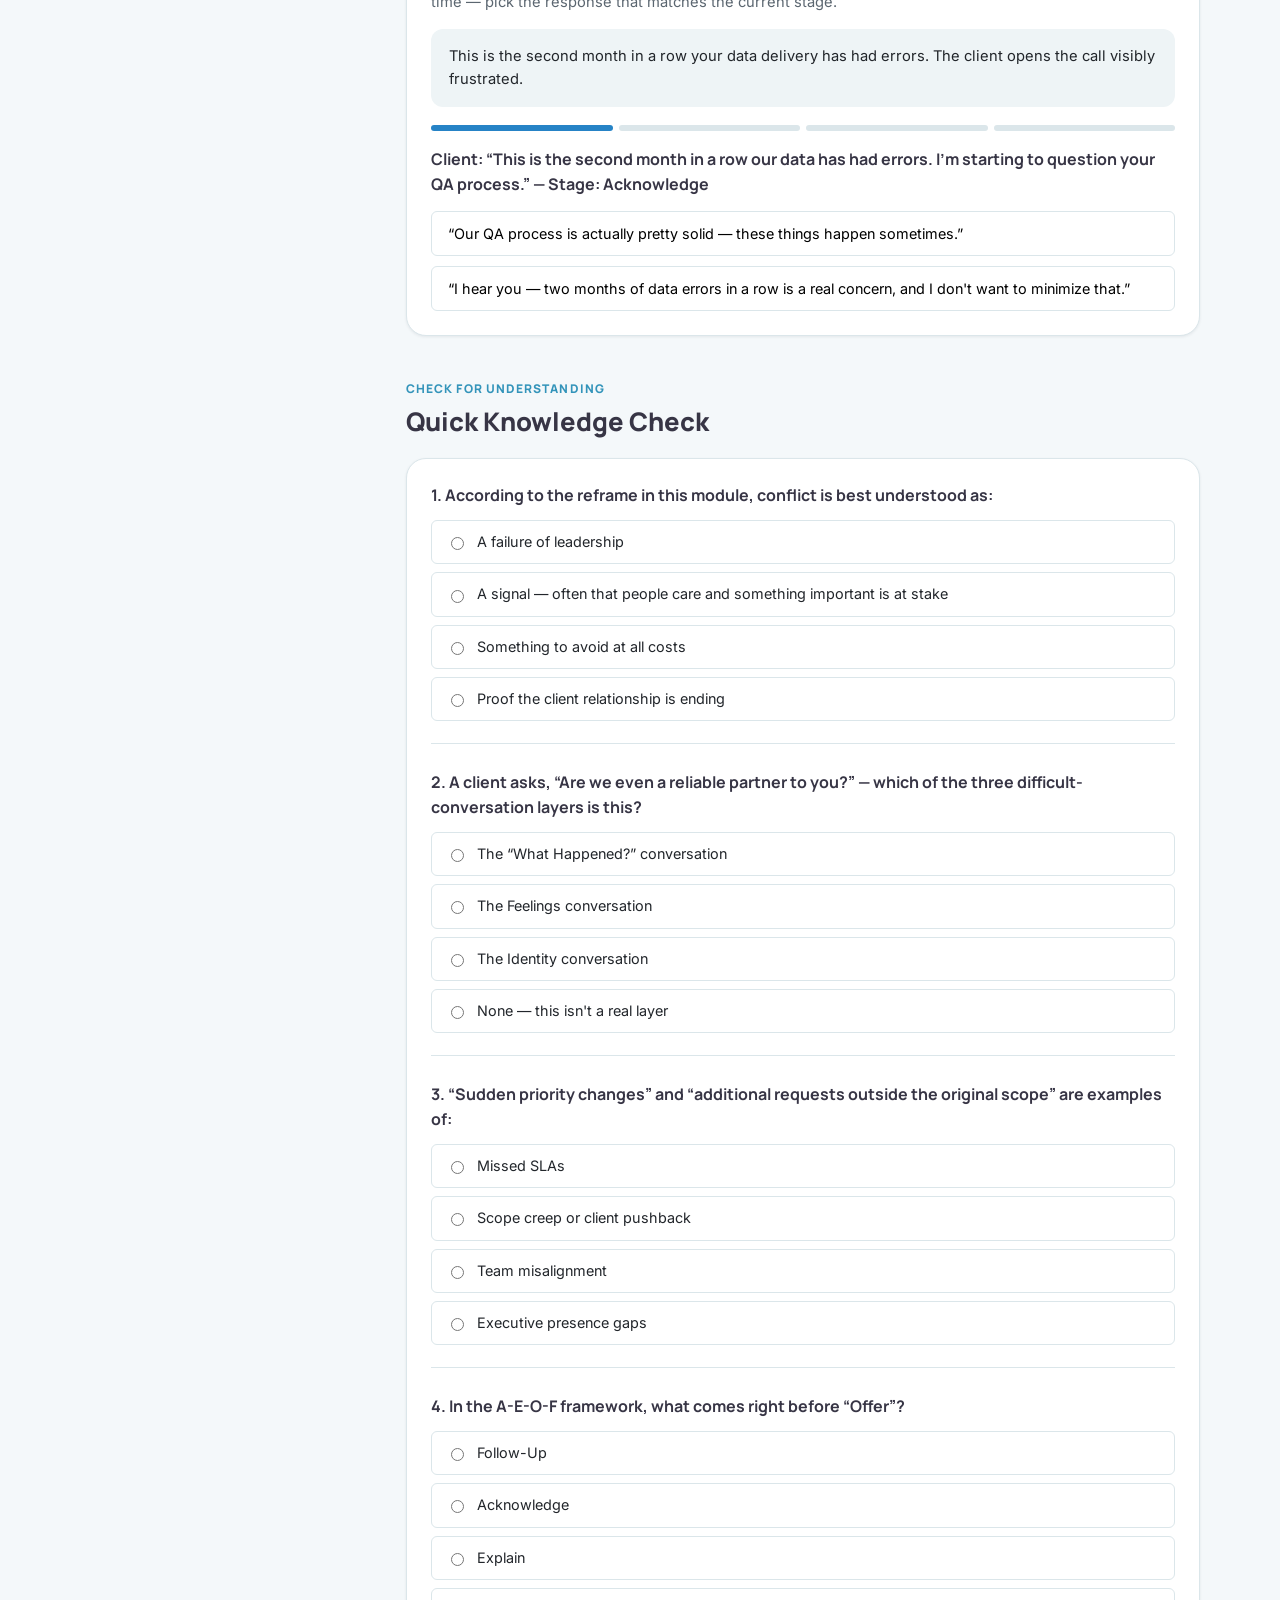
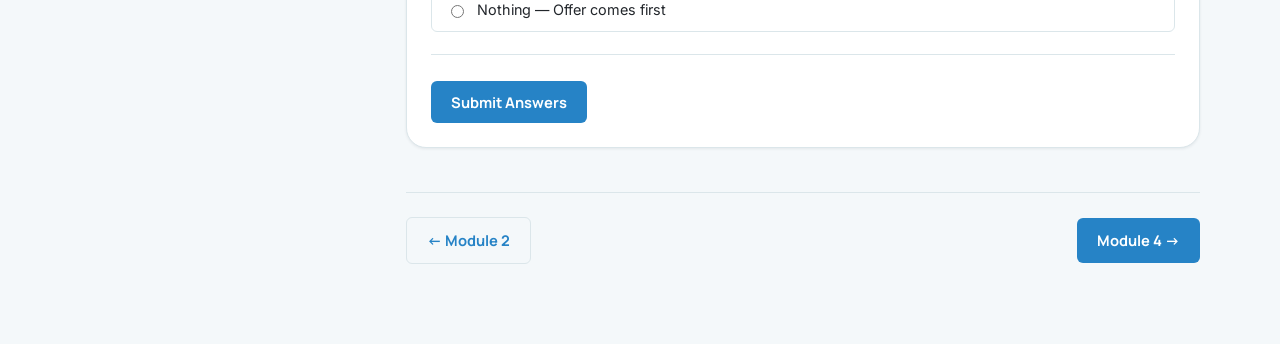
<file: module-3.html>
<!doctype html>
<html lang="en">
<head>
<meta charset="utf-8">
<meta name="viewport" content="width=device-width, initial-scale=1">
<title>Module 3: Navigating Conflict & Difficult Conversations — ECC Course</title>
<link rel="preconnect" href="https://fonts.googleapis.com">
<link rel="preconnect" href="https://fonts.gstatic.com" crossorigin>
<link href="https://fonts.googleapis.com/css2?family=Inter:wght@400;500;600;700&family=Manrope:wght@700;800&display=swap" rel="stylesheet">
<link rel="stylesheet" href="css/styles.css?v=6">
</head>
<body>
<header class="site-header" id="site-header"></header>

<main>
  <div class="container">
    <div class="module-shell">
    <aside class="progress-sidebar" id="progress-sidebar"></aside>
    <div class="module-main">

    <span class="part-label">Module 3 of 5</span>
    <h1>Navigating Conflict &amp; Difficult Conversations</h1>
    <p class="module-subtitle">Why this session exists — treating conflict as signal instead of something to avoid.</p>

    <div class="session-overview">
      <p>Most leaders see conflict as something to avoid. Strong leaders see it as something to use.</p>
      <h4>What's in this module</h4>
      <div class="stat-tile-row">
        <div class="stat-tile"><div class="num">4</div><div class="cap">Hands-on activities</div></div>
        <div class="stat-tile"><div class="num">~18 min</div><div class="cap">Estimated time</div></div>
        <div class="stat-tile"><div class="num">4-step</div><div class="cap">A-E-O-F framework</div></div>
      </div>
    </div>

    <div class="section-list">
      <a class="section-list-row" href="#reframe"><span class="sl-title">Reframing Conflict</span><span class="sl-time">Mindset Shift</span></a>
      <a class="section-list-row" href="#types"><span class="sl-title">3 Types of Difficult Conversations</span><span class="sl-time">Activity</span></a>
      <a class="section-list-row" href="#situations"><span class="sl-title">Classify the Situation</span><span class="sl-time">Activity</span></a>
      <a class="section-list-row" href="#aeof"><span class="sl-title">The A-E-O-F Framework</span><span class="sl-time">Activity</span></a>
      <a class="section-list-row" href="#roleplay"><span class="sl-title">Live Roleplay</span><span class="sl-time">Applied Scenario</span></a>
      <a class="section-list-row" href="#cfu"><span class="sl-title">Check for Understanding</span><span class="sl-time">Quiz</span></a>
    </div>

    <div class="section" id="reframe">
      <span class="section-label">Mindset Shift</span>
      <h2>Conflict Is Not the Problem</h2>
      <p>Conflict usually means: people care, there are different perspectives, and something important is at stake. From organizational behavior: <strong>healthy conflict</strong> is task conflict (ideas, approaches); <strong>unhealthy conflict</strong> is relationship conflict (ego, personal attacks). Your goal is to encourage task conflict and prevent relationship conflict.</p>
      <div class="callout quote">“You're not avoiding conflict — you're postponing it at a higher cost.”</div>
    </div>

    <div class="section" id="types">
      <span class="section-label">Framework</span>
      <h2>3 Types of Difficult Conversations</h2>
      <div class="activity" id="act-convoTypes"></div>
    </div>

    <div class="section" id="situations">
      <span class="section-label">Classify</span>
      <h2>What Kind of Situation Is This?</h2>
      <div class="activity" id="act-situationSort"></div>
    </div>

    <div class="section" id="aeof">
      <span class="section-label">Framework</span>
      <h2>The A-E-O-F Framework</h2>
      <p>Acknowledge → Explain → Offer → Follow-Up. Works in both verbal and written communication.</p>
      <div class="activity" id="act-aeofSeq"></div>
    </div>

    <div class="section" id="roleplay">
      <span class="section-label">Applied Scenario</span>
      <h2>Live Roleplay: Client Escalation</h2>
      <div class="activity" id="act-aeofSim"></div>
    </div>

    <div class="section" id="cfu">
      <span class="section-label">Check for Understanding</span>
      <h2>Quick Knowledge Check</h2>
      <div class="activity" id="quiz-m3cfu"></div>
    </div>

    <div class="module-footer" id="module-footer"></div>

    </div><!-- /.module-main -->
    </div><!-- /.module-shell -->
  </div>
</main>

<script src="js/course-config.js?v=6"></script>
<script src="js/storage.js?v=6"></script>
<script src="js/timer.js?v=6"></script>
<script src="js/personalize.js?v=6"></script>
<script src="js/activities.js?v=6"></script>
<script src="js/quiz.js?v=6"></script>
<script src="js/nav.js?v=6"></script>
<script src="data/module-3.js?v=6"></script>
<script>
  (function(){
    Activities.flipCards(document.getElementById("act-convoTypes"), MODULE_DATA.convoTypes);
    Activities.bucketSort(document.getElementById("act-situationSort"), MODULE_DATA.situationSort);
    Activities.sequence(document.getElementById("act-aeofSeq"), MODULE_DATA.aeofSeq);
    Activities.branchingSim(document.getElementById("act-aeofSim"), MODULE_DATA.aeofSim);

    renderQuiz(
      document.getElementById("quiz-m3cfu"),
      MODULE_DATA.m3cfu,
      function(){ return Storage.getCfu("m3"); },
      function(state){ Storage.saveCfu("m3", state); },
      { onComplete: function(){ NAV.refreshHeaderProgress(); } }
    );

    NAV.init("m3");
  })();
</script>
</body>
</html>
</file>
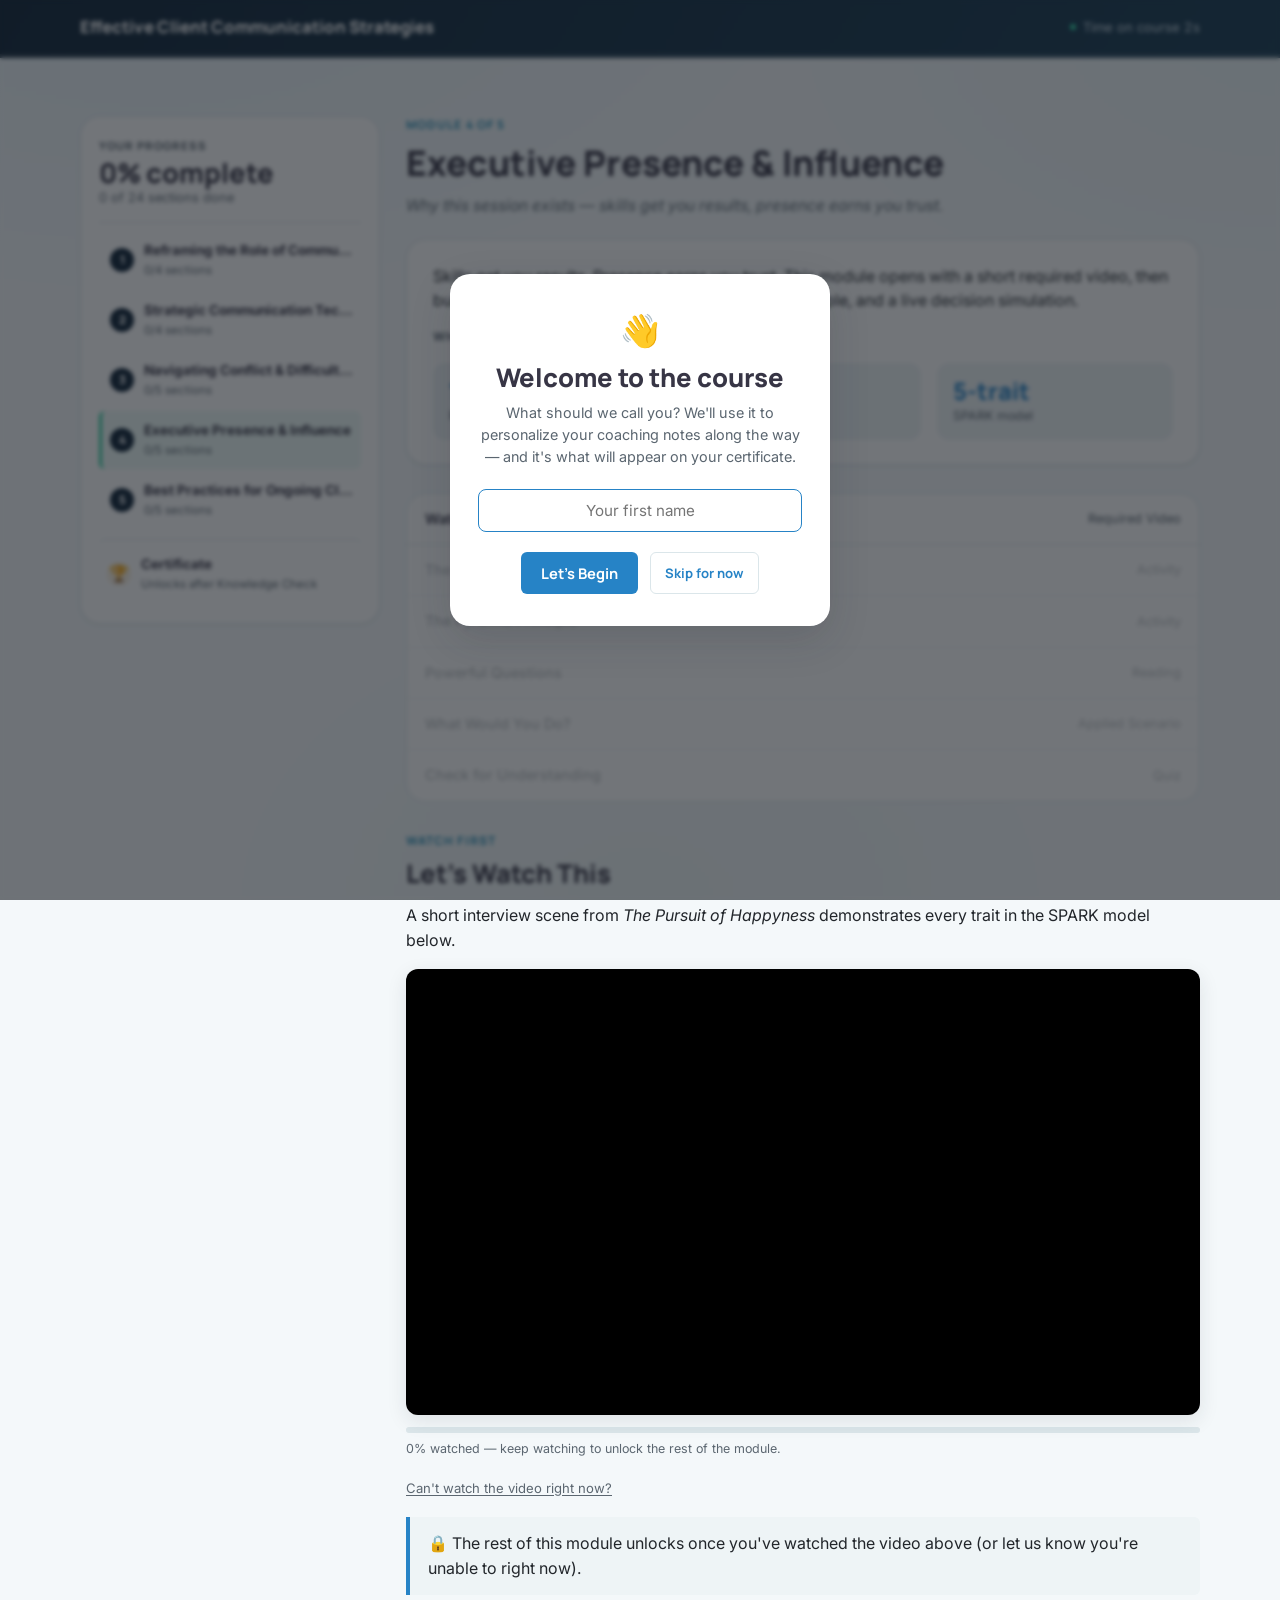
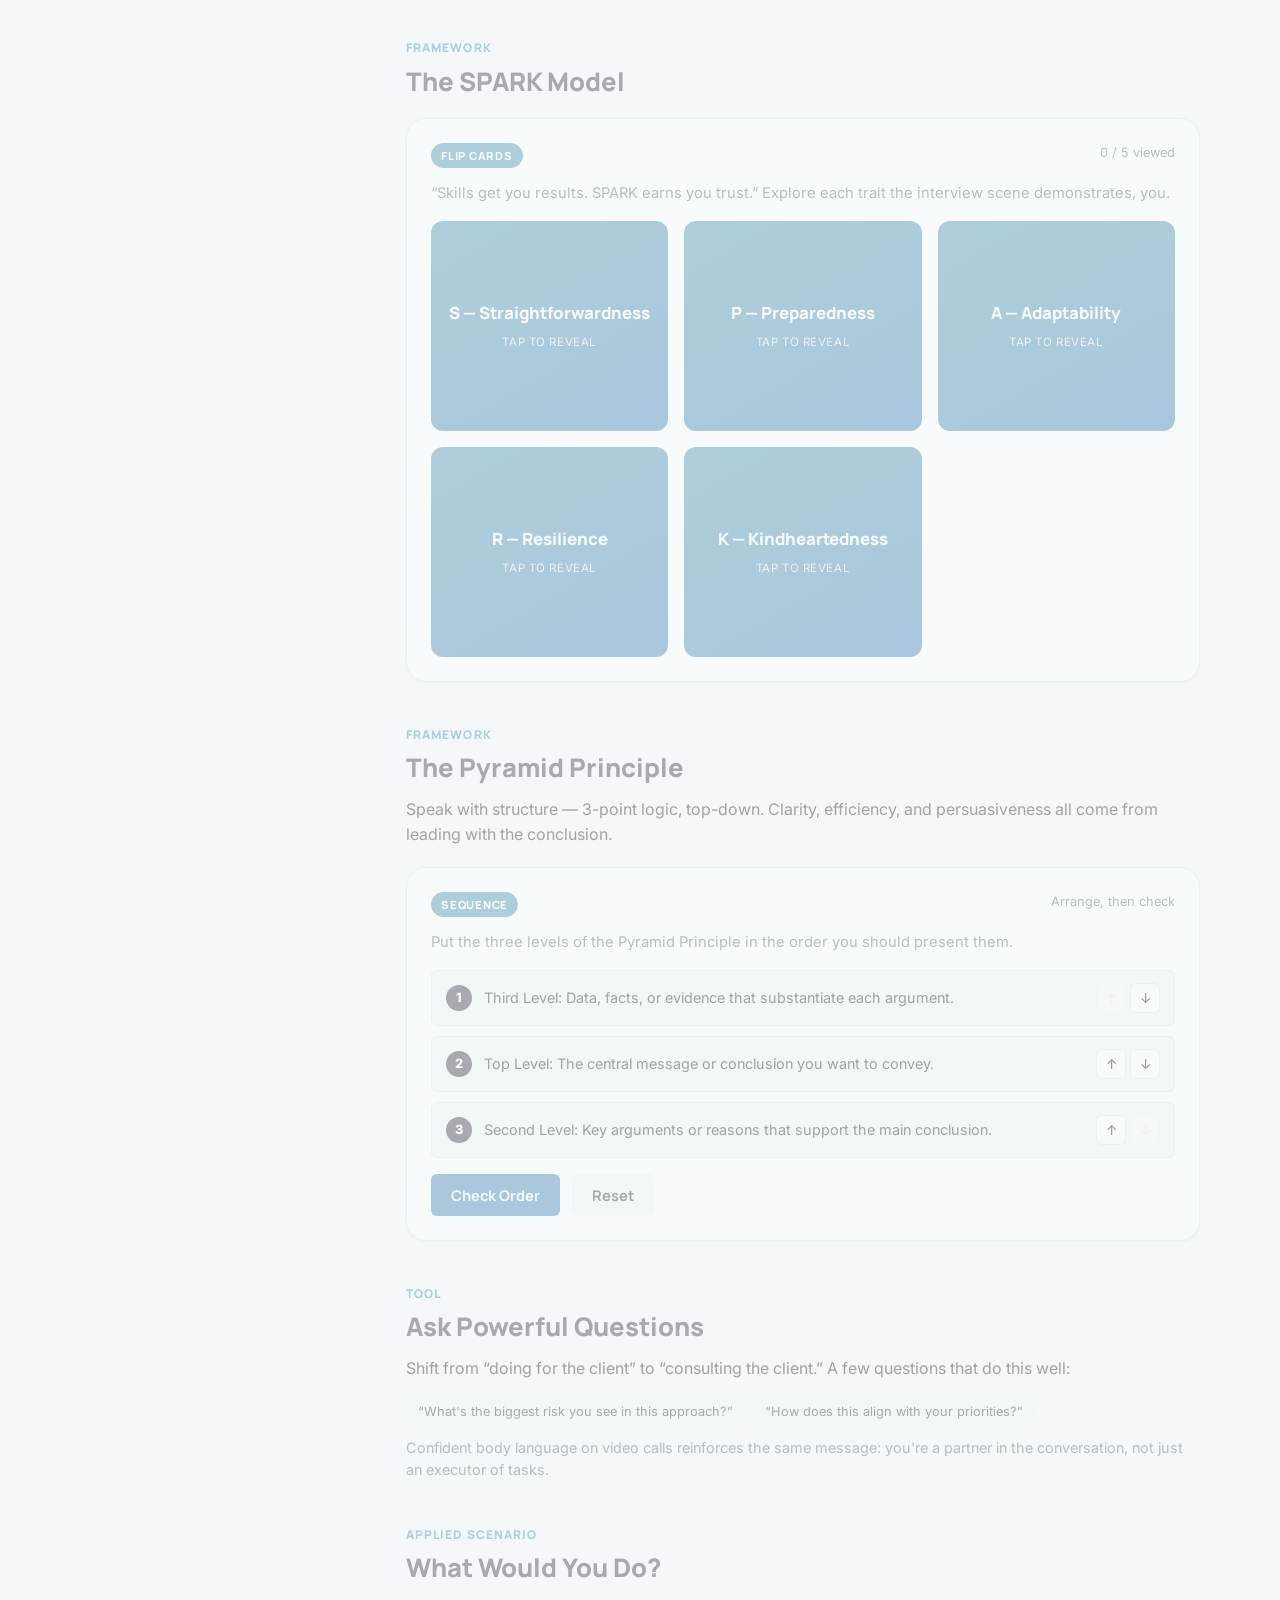
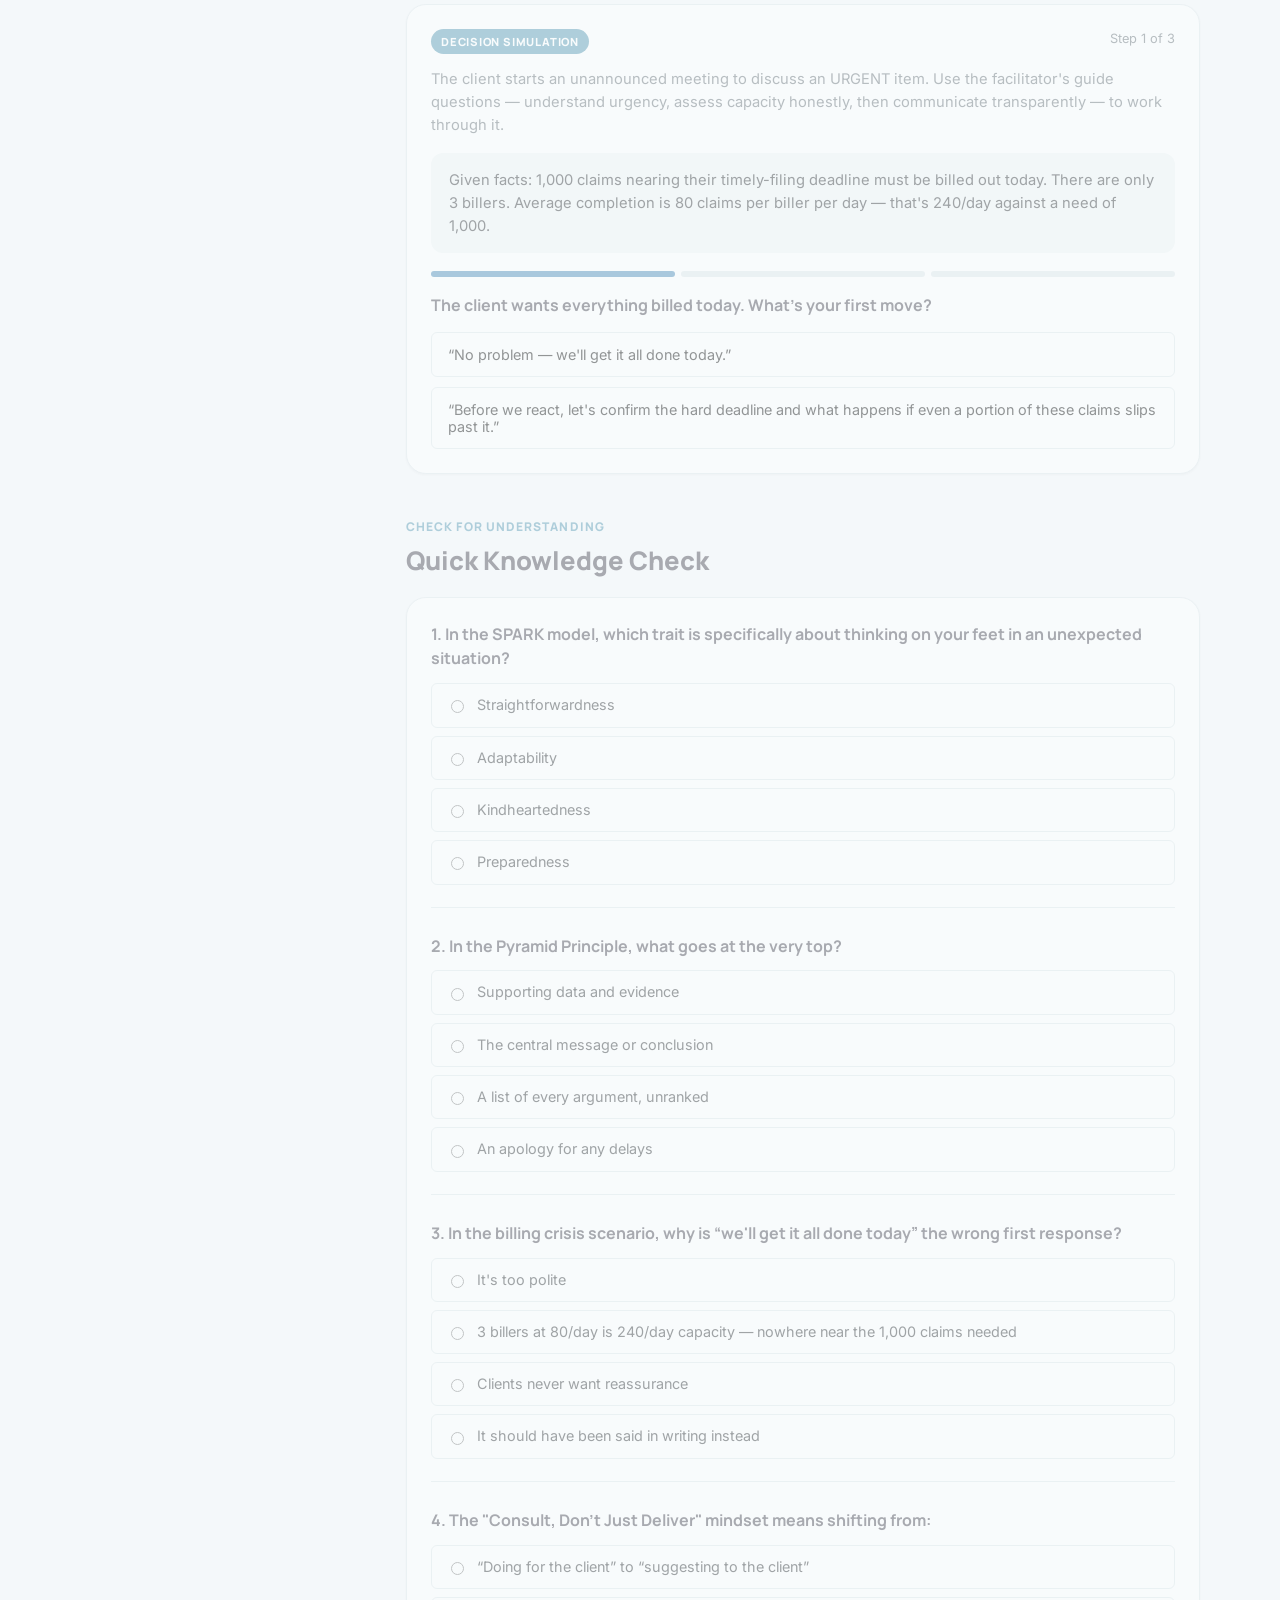
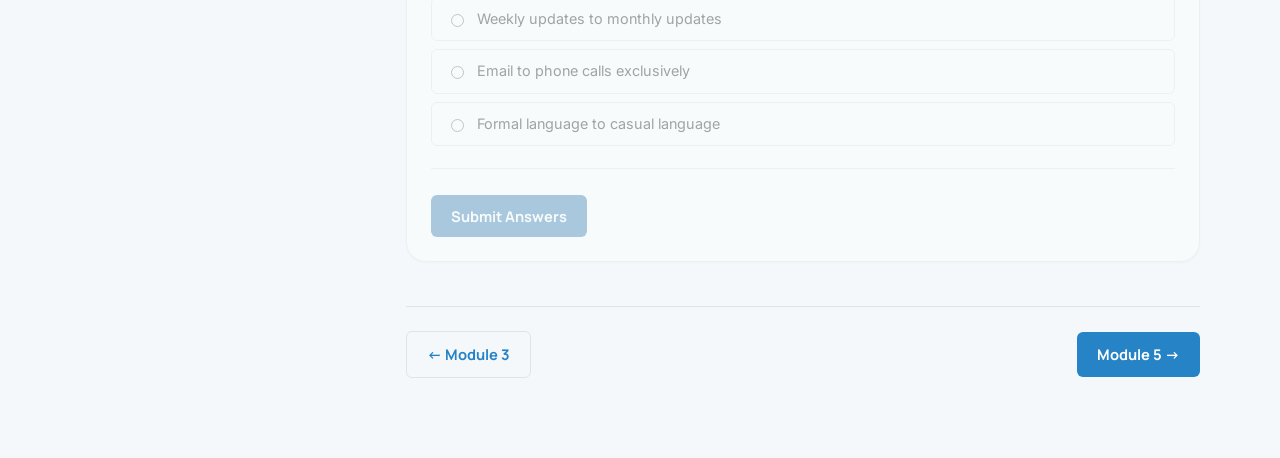
<file: module-4.html>
<!doctype html>
<html lang="en">
<head>
<meta charset="utf-8">
<meta name="viewport" content="width=device-width, initial-scale=1">
<title>Module 4: Executive Presence & Influence — ECC Course</title>
<link rel="preconnect" href="https://fonts.googleapis.com">
<link rel="preconnect" href="https://fonts.gstatic.com" crossorigin>
<link href="https://fonts.googleapis.com/css2?family=Inter:wght@400;500;600;700&family=Manrope:wght@700;800&display=swap" rel="stylesheet">
<link rel="stylesheet" href="css/styles.css?v=6">
<style>
  .video-embed{ position:relative; width:100%; padding-top:56.25%; border-radius:var(--radius-md); overflow:hidden; background:#000; box-shadow:var(--shadow-md); }
  .video-embed iframe{ position:absolute; inset:0; width:100%; height:100%; border:0; }
  .video-progress-bar{ height:6px; border-radius:99px; background:var(--border-soft); overflow:hidden; margin-top:12px; }
  .video-progress-bar > span{ display:block; height:100%; width:0%; background:linear-gradient(90deg,var(--c-teal-blue),var(--c-sea-green)); transition:width .4s ease; }
  .video-progress-label{ font-size:.78rem; color:var(--text-muted); margin-top:6px; }
  .link-btn{
    background:none; border:0; padding:0; font:inherit; font-size:.82rem; color:var(--text-muted);
    text-decoration:underline; text-underline-offset:2px; cursor:pointer;
  }
  .link-btn:hover{ color:var(--c-primary); }
  #cant-watch-panel{ margin-top:10px; }
  /* The rest of the module stays visible (so a returning learner can see what's
     ahead) but is inert and dimmed until the video is watched, opted out of, or
     acknowledged as watched elsewhere — this is what makes the video an actual
     requirement rather than something easy to scroll straight past. */
  .locked{ opacity:.4; filter:grayscale(.25); pointer-events:none; user-select:none; position:relative; }
</style>
</head>
<body>
<header class="site-header" id="site-header"></header>

<main>
  <div class="container">
    <div class="module-shell">
    <aside class="progress-sidebar" id="progress-sidebar"></aside>
    <div class="module-main">

    <span class="part-label">Module 4 of 5</span>
    <h1>Executive Presence &amp; Influence</h1>
    <p class="module-subtitle">Why this session exists — skills get you results, presence earns you trust.</p>

    <div class="session-overview">
      <p>Skills get you results. Presence earns you trust. This module opens with a short required video, then builds on it with the SPARK model, the Pyramid Principle, and a live decision simulation.</p>
      <h4>What's in this module</h4>
      <div class="stat-tile-row">
        <div class="stat-tile"><div class="num">1</div><div class="cap">Required video</div></div>
        <div class="stat-tile"><div class="num">~18 min</div><div class="cap">Estimated time</div></div>
        <div class="stat-tile"><div class="num">5-trait</div><div class="cap">SPARK model</div></div>
      </div>
    </div>

    <div class="section-list">
      <a class="section-list-row" href="#video"><span class="sl-title">Watch: SPARK in Action</span><span class="sl-time">Required Video</span></a>
      <a class="section-list-row" href="#spark" id="sl-spark"><span class="sl-title">The SPARK Model</span><span class="sl-time">Activity</span></a>
      <a class="section-list-row" href="#pyramid" id="sl-pyramid"><span class="sl-title">The Pyramid Principle</span><span class="sl-time">Activity</span></a>
      <a class="section-list-row" href="#questions" id="sl-questions"><span class="sl-title">Powerful Questions</span><span class="sl-time">Reading</span></a>
      <a class="section-list-row" href="#roleplay" id="sl-roleplay"><span class="sl-title">What Would You Do?</span><span class="sl-time">Applied Scenario</span></a>
      <a class="section-list-row" href="#cfu" id="sl-cfu"><span class="sl-title">Check for Understanding</span><span class="sl-time">Quiz</span></a>
    </div>

    <div class="section" id="video">
      <span class="section-label">Watch First</span>
      <h2>Let's Watch This</h2>
      <p>A short interview scene from <em>The Pursuit of Happyness</em> demonstrates every trait in the SPARK model below.</p>

      <div id="video-block">
        <div class="video-embed">
          <div id="yt-player"></div>
        </div>
        <div id="video-progress-wrap">
          <div class="video-progress-bar"><span id="video-progress-fill"></span></div>
          <div class="video-progress-label" id="video-progress-label">Loading video…</div>
        </div>
      </div>

      <div id="video-embed-fallback" class="callout" style="display:none;">
        <p style="margin:0 0 10px;"><strong>The embedded player isn't loading here.</strong> This usually happens when the course is opened straight from a downloaded file instead of a live web address (it resolves once this course is hosted online). You can still watch it directly:</p>
        <p style="margin:0 0 10px;"><a href="https://www.youtube.com/watch?v=UUDKEbX5OQw" target="_blank" rel="noopener">Open the video on YouTube →</a></p>
        <label class="opt-out" style="margin-top:4px;">
          <input type="checkbox" id="video-watched-elsewhere">
          I watched it on YouTube — let me continue
        </label>
      </div>

      <p style="margin-top:16px;">
        <button type="button" id="cant-watch-toggle" class="link-btn">Can't watch the video right now?</button>
      </p>
      <div id="cant-watch-panel" style="display:none;">
        <label class="opt-out">
          <input type="checkbox" id="video-optout">
          I'm in the office right now and can't watch the video — I've read the written debrief below instead
        </label>

        <div id="video-debrief" class="card" style="margin-top:14px;display:none;">
          <h3>Written Debrief: What the Scene Shows</h3>
          <p style="font-size:.9rem;color:var(--text-muted);">Chris Gardner arrives at a job interview in a disheveled state after a rough day — but stays honest about his situation instead of hiding it, and the interview turns in his favor. Here's what each moment maps to in the SPARK model:</p>
          <ul style="font-size:.88rem;color:var(--text-main);padding-left:20px;">
            <li style="margin-bottom:8px;"><strong>Straightforwardness (Authenticity):</strong> Gardner's honesty about his situation, despite his appearance, builds trust with the interviewers.</li>
            <li style="margin-bottom:8px;"><strong>Preparedness (Preparation):</strong> His knowledge and understanding of the job shine through even though he wasn't dressed for the occasion.</li>
            <li style="margin-bottom:8px;"><strong>Adaptability:</strong> He quickly adapts to the unexpected situation of arriving disheveled, thinking on his feet.</li>
            <li style="margin-bottom:8px;"><strong>Resilience (Confidence):</strong> Despite his appearance, he confidently answers questions and demonstrates competence.</li>
            <li><strong>Kindheartedness (Positivity):</strong> He maintains a positive attitude throughout, leaving a lasting impression.</li>
          </ul>
        </div>
      </div>

      <div id="module-lock-banner" class="callout" style="display:none;">
        🔒 The rest of this module unlocks once you've watched the video above (or let us know you're unable to right now).
      </div>
    </div>

    <div id="module-body-gated" class="locked">

    <div class="section" id="spark">
      <span class="section-label">Framework</span>
      <h2>The SPARK Model</h2>
      <div class="activity" id="act-sparkCards"></div>
    </div>

    <div class="section" id="pyramid">
      <span class="section-label">Framework</span>
      <h2>The Pyramid Principle</h2>
      <p>Speak with structure — 3-point logic, top-down. Clarity, efficiency, and persuasiveness all come from leading with the conclusion.</p>
      <div class="activity" id="act-pyramidSeq"></div>
    </div>

    <div class="section" id="questions">
      <span class="section-label">Tool</span>
      <h2>Ask Powerful Questions</h2>
      <p>Shift from “doing for the client” to “consulting the client.” A few questions that do this well:</p>
      <div class="chip-list">
        <span class="chip">“What's the biggest risk you see in this approach?”</span>
        <span class="chip">“How does this align with your priorities?”</span>
      </div>
      <p style="font-size:.9rem;color:var(--text-muted);">Confident body language on video calls reinforces the same message: you're a partner in the conversation, not just an executor of tasks.</p>
    </div>

    <div class="section" id="roleplay">
      <span class="section-label">Applied Scenario</span>
      <h2>What Would You Do?</h2>
      <div class="activity" id="act-billingSim"></div>
    </div>

    <div class="section" id="cfu">
      <span class="section-label">Check for Understanding</span>
      <h2>Quick Knowledge Check</h2>
      <div class="activity" id="quiz-m4cfu"></div>
    </div>

    </div><!-- /#module-body-gated -->

    <div class="module-footer" id="module-footer"></div>

    </div><!-- /.module-main -->
    </div><!-- /.module-shell -->
  </div>
</main>

<script src="js/course-config.js?v=6"></script>
<script src="js/storage.js?v=6"></script>
<script src="js/timer.js?v=6"></script>
<script src="js/personalize.js?v=6"></script>
<script src="js/activities.js?v=6"></script>
<script src="js/quiz.js?v=6"></script>
<script src="js/nav.js?v=6"></script>
<script src="data/module-4.js?v=6"></script>
<script>
  (function(){
    /* ---------------------------------------------------------
       "Let's Watch This" gate. The rest of Module 4 stays behind
       #module-body-gated (.locked = dimmed + inert) until one of:
         - the video is actually watched (tracked via the YouTube
           IFrame API, to ~90% of its runtime — a proxy for
           "watched", not a hard anti-cheat measure, consistent
           with the honor-system design used everywhere else in
           this course)
         - the embedded player itself fails to load (shows a
           YouTube-on-its-own-page fallback + a self-report
           checkbox), or
         - the learner tells us they can't watch right now (e.g.
           in a shared office) — kept available, but tucked behind
           a small "Can't watch the video right now?" disclosure
           rather than sitting next to the player as an easy-to-
           reach-for skip button.
       Progress (watched seconds, which path was used) is saved
       incrementally so a mid-video refresh doesn't lose it.
    --------------------------------------------------------- */
    var vState = Storage.getActivityState("m4","sparkVideo") ||
      { optOut:false, watchedElsewhere:false, watchedSec:0, duration:0, watched:false, complete:false };

    var lockedContent   = document.getElementById("module-body-gated");
    var lockBanner      = document.getElementById("module-lock-banner");
    var progressWrap    = document.getElementById("video-progress-wrap");
    var progressFill    = document.getElementById("video-progress-fill");
    var progressLabel   = document.getElementById("video-progress-label");
    var fallbackPanel   = document.getElementById("video-embed-fallback");
    var elsewhereCb     = document.getElementById("video-watched-elsewhere");
    var cantWatchToggle = document.getElementById("cant-watch-toggle");
    var cantWatchPanel  = document.getElementById("cant-watch-panel");
    var cb              = document.getElementById("video-optout");
    var debrief         = document.getElementById("video-debrief");

    function isUnlocked(){ return vState.watched || vState.optOut || vState.watchedElsewhere; }

    var lockedSlRows = ["sl-spark","sl-pyramid","sl-questions","sl-roleplay","sl-cfu"]
      .map(function(id){ return document.getElementById(id); });

    function applyLockState(){
      var unlocked = isUnlocked();
      if (unlocked){
        lockedContent.classList.remove("locked");
        lockBanner.style.display = "none";
      } else {
        lockedContent.classList.add("locked");
        lockBanner.style.display = "block";
      }
      // Mirror the same locked/unlocked state onto the section-list rows in
      // the sidebar's-neighbor "part list" so a learner can see at a glance
      // which parts they haven't reached yet, matching the sidebar's own
      // not-yet-reached styling.
      lockedSlRows.forEach(function(row){
        if (!row) return;
        row.classList.toggle("locked", !unlocked);
      });
    }

    function updateProgressUI(){
      var pct = vState.duration ? Math.max(0, Math.min(100, Math.round((vState.watchedSec / vState.duration) * 100))) : 0;
      progressFill.style.width = pct + "%";
      progressLabel.textContent = vState.watched
        ? "Video watched — thanks! The rest of the module is unlocked below."
        : (pct + "% watched — keep watching to unlock the rest of the module.");
    }

    function persist(){ Storage.saveActivityState("m4","sparkVideo", vState); }

    function markWatched(){
      if (vState.watched) return;
      vState.watched = true;
      vState.complete = true;
      persist();
      updateProgressUI();
      applyLockState();
    }

    // low-emphasis "can't watch" disclosure — collapsed by default so it
    // isn't the first, easiest thing a learner reaches for.
    cantWatchToggle.addEventListener("click", function(){
      var showing = cantWatchPanel.style.display !== "none";
      cantWatchPanel.style.display = showing ? "none" : "block";
    });
    cb.addEventListener("change", function(){
      vState.optOut = cb.checked;
      vState.complete = true;
      debrief.style.display = cb.checked ? "block" : "none";
      persist();
      applyLockState();
    });
    cb.checked = vState.optOut;
    debrief.style.display = vState.optOut ? "block" : "none";
    if (vState.optOut) cantWatchPanel.style.display = "block";

    // fallback path for when the embedded player itself won't load
    elsewhereCb.addEventListener("change", function(){
      vState.watchedElsewhere = elsewhereCb.checked;
      vState.complete = vState.watchedElsewhere || vState.optOut;
      persist();
      applyLockState();
    });
    elsewhereCb.checked = vState.watchedElsewhere;

    function showEmbedFallback(){
      if (fallbackPanel.style.display === "block") return; // already shown
      fallbackPanel.style.display = "block";
      progressWrap.style.display = "none";
      // whatever the (possibly broken-looking) player rendered up to this point,
      // replace it with one plain message so the learner isn't staring at a raw
      // YouTube error graphic above our own explanation of what to do about it.
      var embedBox = document.querySelector("#video-block .video-embed");
      if (embedBox){
        embedBox.innerHTML = '<div style="position:absolute;inset:0;display:flex;align-items:center;justify-content:center;color:#fff;font-family:var(--font-head);font-weight:700;text-align:center;padding:20px;">▶ See below to continue</div>';
      }
    }

    updateProgressUI();
    applyLockState();

    // ---- YouTube IFrame API wiring ----
    var ytPlayer = null, pollTimer = null, playerReady = false;

    window.onYouTubeIframeAPIReady = function(){
      ytPlayer = new YT.Player("yt-player", {
        videoId: "UUDKEbX5OQw",
        playerVars: { rel: 0 },
        events: {
          onReady: function(e){
            playerReady = true;
            var dur = e.target.getDuration();
            if (dur) vState.duration = dur;
            // resume near where they left off rather than forcing a rewatch from zero
            if (vState.watchedSec > 5 && !vState.watched){
              try{ e.target.seekTo(vState.watchedSec, true); }catch(err){}
            }
            updateProgressUI();
          },
          onStateChange: function(e){
            if (pollTimer){ clearInterval(pollTimer); pollTimer = null; }
            if (e.data === YT.PlayerState.PLAYING){
              pollTimer = setInterval(pollProgress, 1000);
            } else {
              pollProgress();
            }
            if (e.data === YT.PlayerState.ENDED) markWatched();
          },
          onError: function(){ showEmbedFallback(); }
        }
      });
    };

    function pollProgress(){
      if (!ytPlayer || typeof ytPlayer.getCurrentTime !== "function") return;
      var cur = ytPlayer.getCurrentTime();
      var dur = ytPlayer.getDuration() || vState.duration;
      if (dur) vState.duration = dur;
      if (cur > vState.watchedSec) vState.watchedSec = cur; // track furthest point reached
      persist();
      if (dur && vState.watchedSec >= dur * 0.9){ markWatched(); return; }
      updateProgressUI();
    }

    // If the IFrame API script never loads (no internet) or the player never
    // calls onReady (e.g. Error 153 from a file:// origin — see README), fall
    // back to a direct YouTube link + self-report instead of leaving the
    // learner staring at a broken player with no way to proceed.
    setTimeout(function(){ if (!playerReady) showEmbedFallback(); }, 8000);

    if (!vState.watched){
      var ytTag = document.createElement("script");
      ytTag.src = "https://www.youtube.com/iframe_api";
      document.head.appendChild(ytTag);
    } else {
      // already watched on a prior visit — no need to reload the player at all
      progressWrap.style.display = "none";
      document.getElementById("yt-player").outerHTML =
        '<div style="position:absolute;inset:0;display:flex;align-items:center;justify-content:center;color:#fff;font-family:var(--font-head);font-weight:700;text-align:center;padding:20px;">✓ You\'ve already watched this video<br><a href="https://www.youtube.com/watch?v=UUDKEbX5OQw" target="_blank" rel="noopener" style="color:var(--c-dusty-teal,#cddbe6);font-weight:500;font-size:.85rem;margin-top:8px;display:inline-block;">Watch it again →</a></div>';
    }

    Activities.flipCards(document.getElementById("act-sparkCards"), MODULE_DATA.sparkCards);
    Activities.sequence(document.getElementById("act-pyramidSeq"), MODULE_DATA.pyramidSeq);
    Activities.branchingSim(document.getElementById("act-billingSim"), MODULE_DATA.billingSim);

    renderQuiz(
      document.getElementById("quiz-m4cfu"),
      MODULE_DATA.m4cfu,
      function(){ return Storage.getCfu("m4"); },
      function(state){ Storage.saveCfu("m4", state); },
      { onComplete: function(){ NAV.refreshHeaderProgress(); } }
    );

    NAV.init("m4");
  })();
</script>
</body>
</html>
</file>
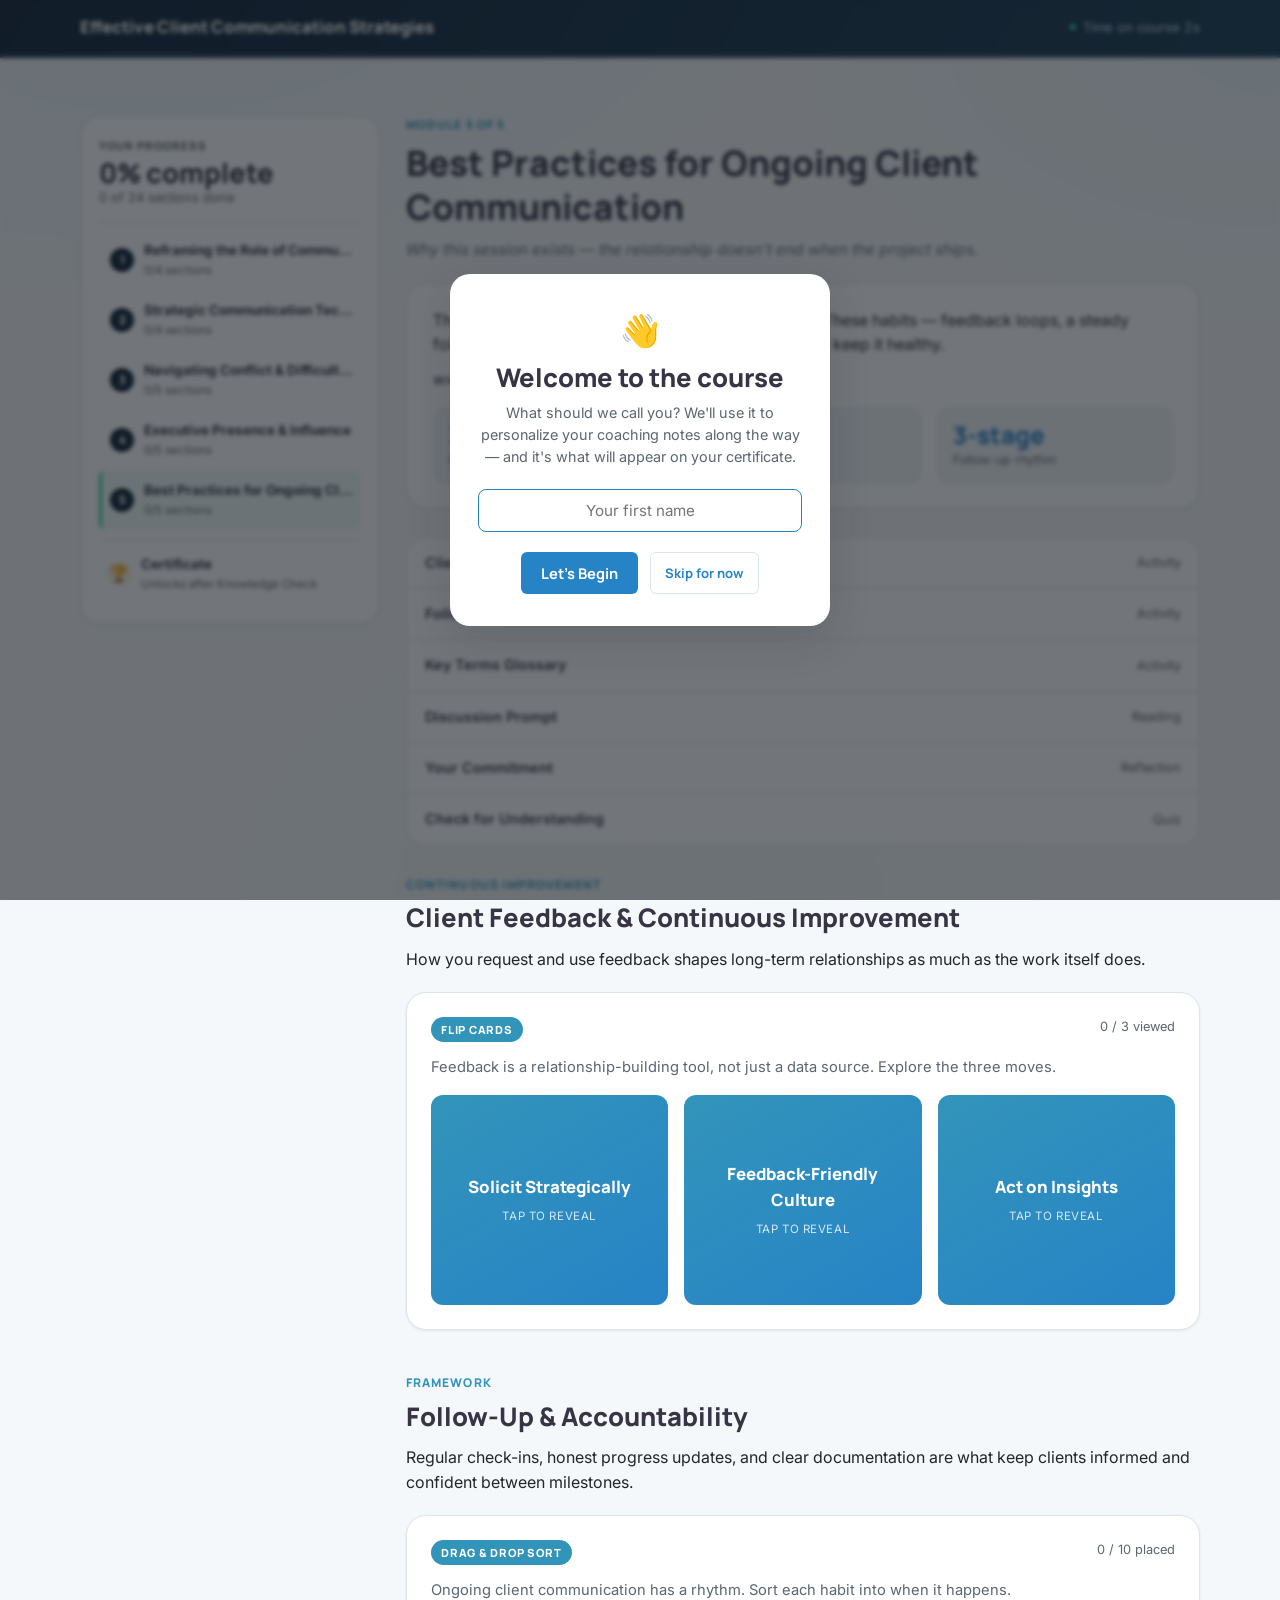
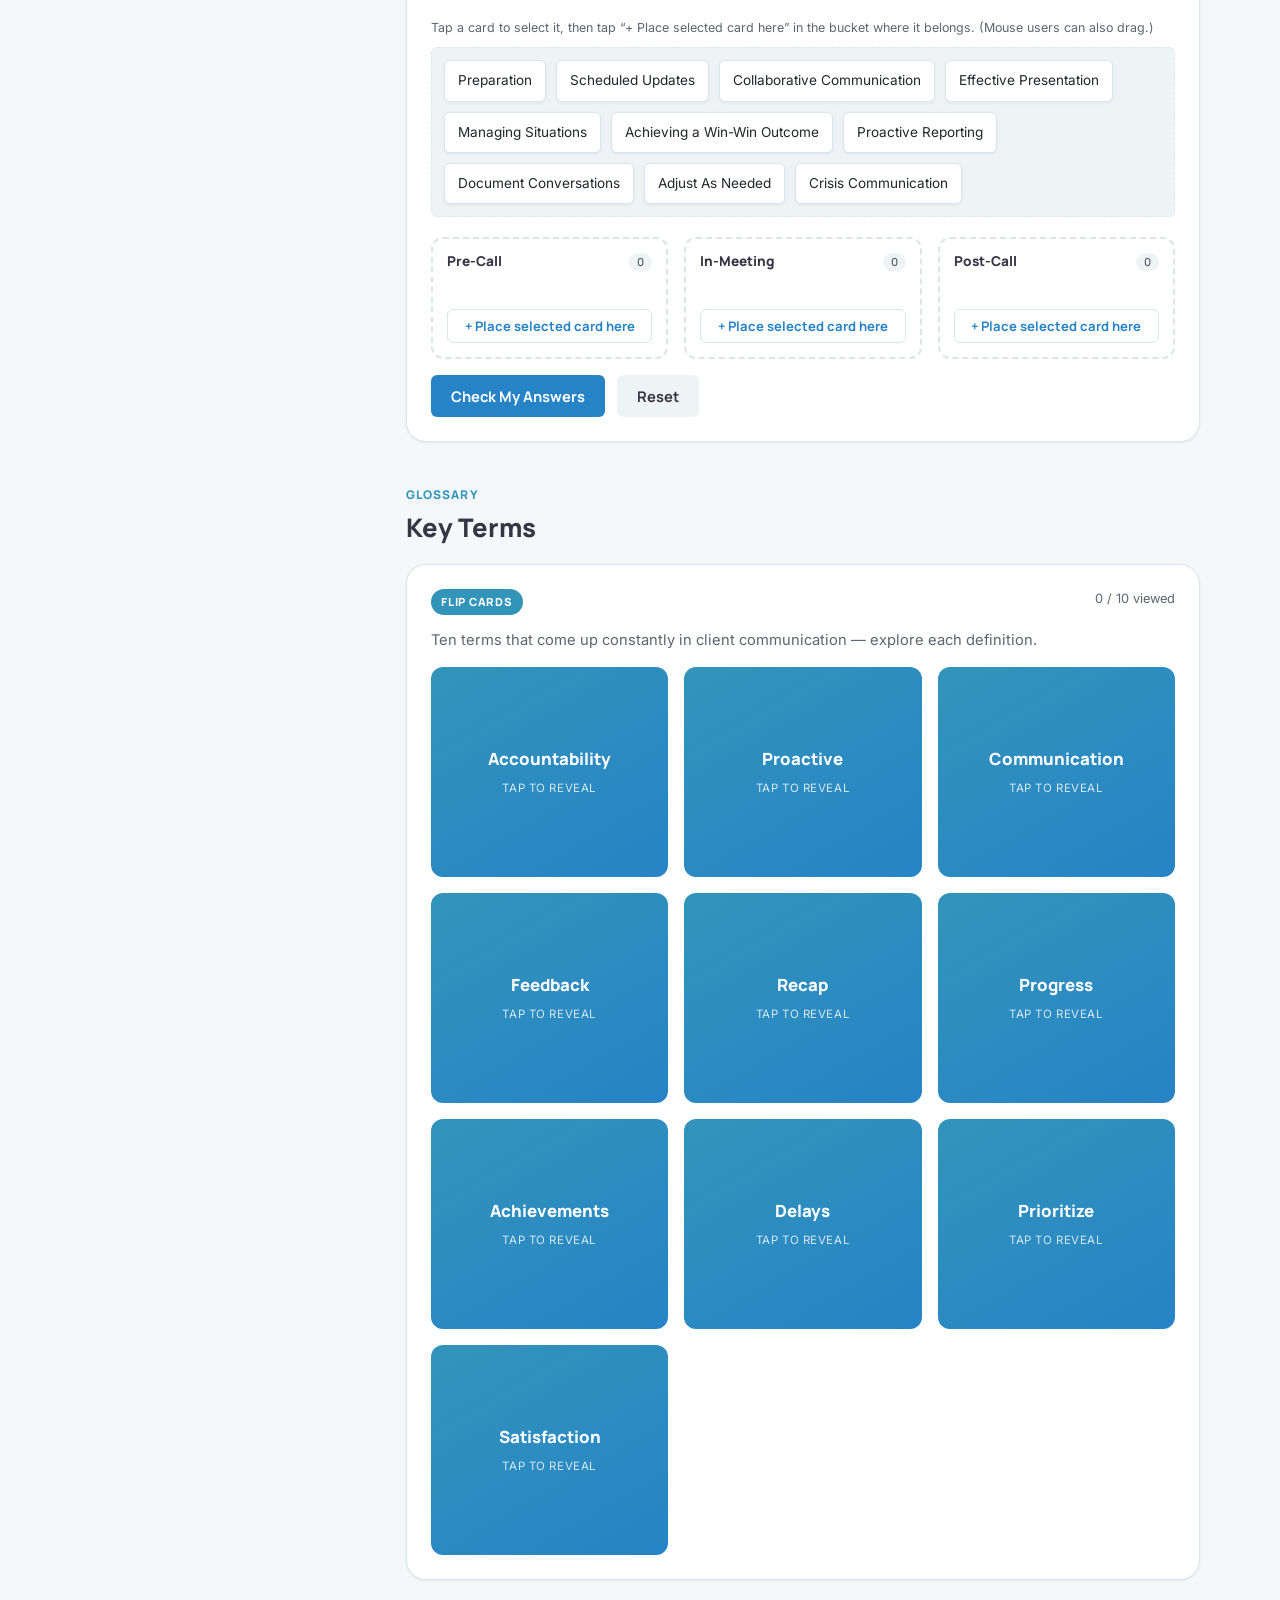
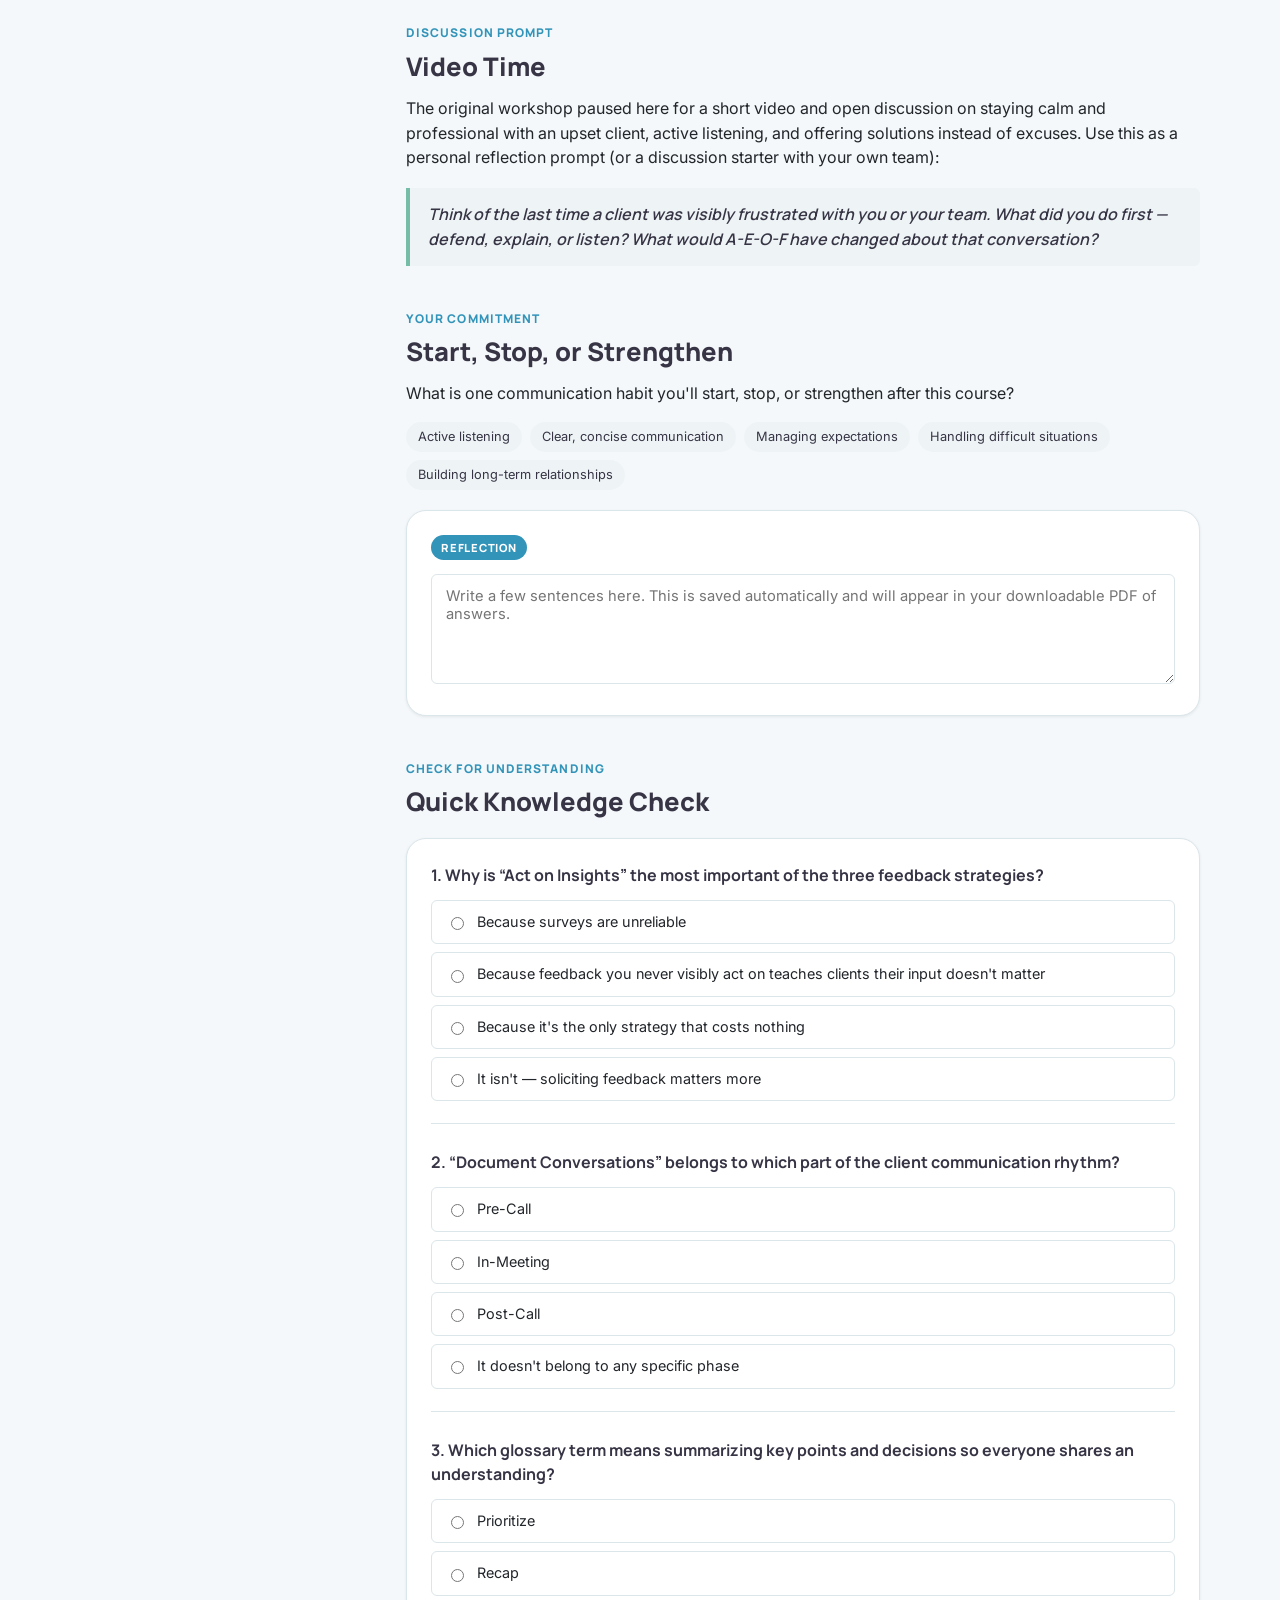
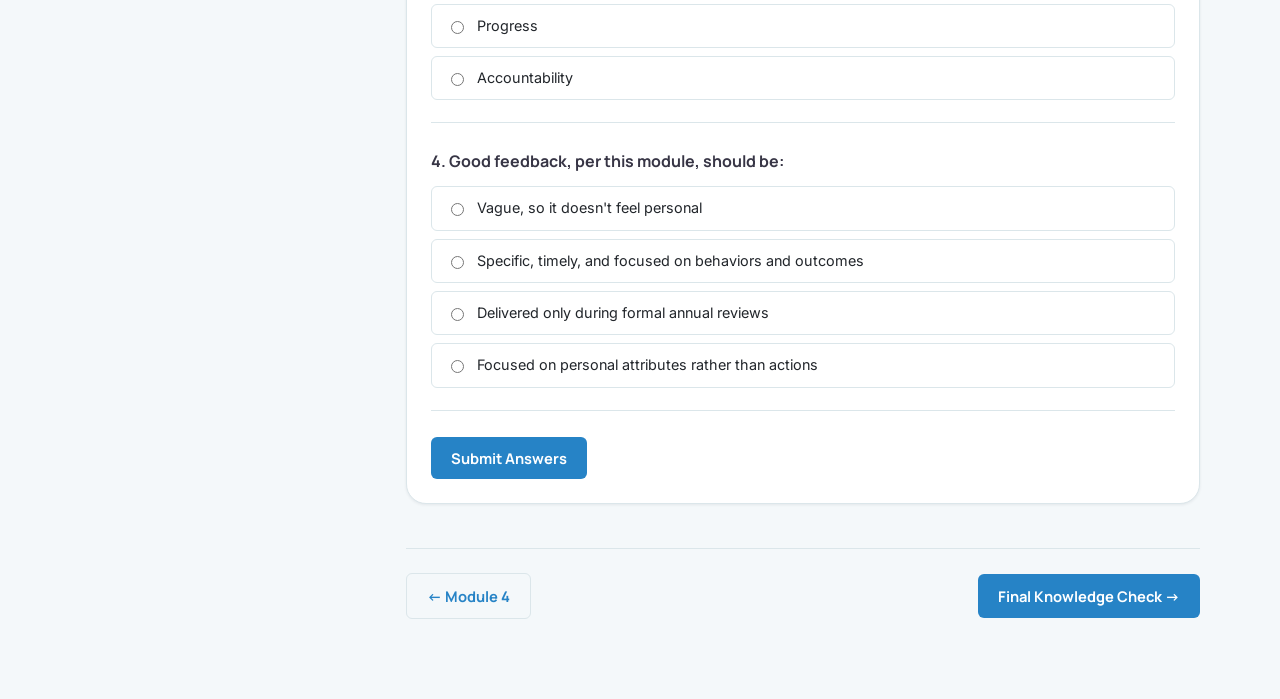
<file: module-5.html>
<!doctype html>
<html lang="en">
<head>
<meta charset="utf-8">
<meta name="viewport" content="width=device-width, initial-scale=1">
<title>Module 5: Best Practices for Ongoing Client Communication — ECC Course</title>
<link rel="preconnect" href="https://fonts.googleapis.com">
<link rel="preconnect" href="https://fonts.gstatic.com" crossorigin>
<link href="https://fonts.googleapis.com/css2?family=Inter:wght@400;500;600;700&family=Manrope:wght@700;800&display=swap" rel="stylesheet">
<link rel="stylesheet" href="css/styles.css?v=6">
</head>
<body>
<header class="site-header" id="site-header"></header>

<main>
  <div class="container">
    <div class="module-shell">
    <aside class="progress-sidebar" id="progress-sidebar"></aside>
    <div class="module-main">

    <span class="part-label">Module 5 of 5</span>
    <h1>Best Practices for Ongoing Client Communication</h1>
    <p class="module-subtitle">Why this session exists — the relationship doesn't end when the project ships.</p>

    <div class="session-overview">
      <p>The relationship doesn't end when the project ships. These habits — feedback loops, a steady follow-up rhythm, and shared vocabulary — are what keep it healthy.</p>
      <h4>What's in this module</h4>
      <div class="stat-tile-row">
        <div class="stat-tile"><div class="num">3</div><div class="cap">Hands-on activities</div></div>
        <div class="stat-tile"><div class="num">~12 min</div><div class="cap">Estimated time</div></div>
        <div class="stat-tile"><div class="num">3-stage</div><div class="cap">Follow-up rhythm</div></div>
      </div>
    </div>

    <div class="section-list">
      <a class="section-list-row" href="#feedback"><span class="sl-title">Client Feedback</span><span class="sl-time">Activity</span></a>
      <a class="section-list-row" href="#rhythm"><span class="sl-title">Follow-Up &amp; Accountability</span><span class="sl-time">Activity</span></a>
      <a class="section-list-row" href="#glossary"><span class="sl-title">Key Terms Glossary</span><span class="sl-time">Activity</span></a>
      <a class="section-list-row" href="#video"><span class="sl-title">Discussion Prompt</span><span class="sl-time">Reading</span></a>
      <a class="section-list-row" href="#reflect"><span class="sl-title">Your Commitment</span><span class="sl-time">Reflection</span></a>
      <a class="section-list-row" href="#cfu"><span class="sl-title">Check for Understanding</span><span class="sl-time">Quiz</span></a>
    </div>

    <div class="section" id="feedback">
      <span class="section-label">Continuous Improvement</span>
      <h2>Client Feedback & Continuous Improvement</h2>
      <p>How you request and use feedback shapes long-term relationships as much as the work itself does.</p>
      <div class="activity" id="act-feedbackCards"></div>
    </div>

    <div class="section" id="rhythm">
      <span class="section-label">Framework</span>
      <h2>Follow-Up & Accountability</h2>
      <p>Regular check-ins, honest progress updates, and clear documentation are what keep clients informed and confident between milestones.</p>
      <div class="activity" id="act-followUpSort"></div>
    </div>

    <div class="section" id="glossary">
      <span class="section-label">Glossary</span>
      <h2>Key Terms</h2>
      <div class="activity" id="act-glossaryCards"></div>
    </div>

    <div class="section" id="video">
      <span class="section-label">Discussion Prompt</span>
      <h2>Video Time</h2>
      <p>The original workshop paused here for a short video and open discussion on staying calm and professional with an upset client, active listening, and offering solutions instead of excuses. Use this as a personal reflection prompt (or a discussion starter with your own team):</p>
      <div class="callout quote">Think of the last time a client was visibly frustrated with you or your team. What did you do first — defend, explain, or listen? What would A-E-O-F have changed about that conversation?</div>
    </div>

    <div class="section" id="reflect">
      <span class="section-label">Your Commitment</span>
      <h2>Start, Stop, or Strengthen</h2>
      <p>What is one communication habit you'll start, stop, or strengthen after this course?</p>
      <div class="chip-list">
        <span class="chip">Active listening</span>
        <span class="chip">Clear, concise communication</span>
        <span class="chip">Managing expectations</span>
        <span class="chip">Handling difficult situations</span>
        <span class="chip">Building long-term relationships</span>
      </div>
      <div class="activity reflection">
        <div class="activity-head">
          <span class="activity-type">Reflection</span>
          <span class="save-indicator" id="reflect-saved">Saved</span>
        </div>
        <textarea id="reflect-text" placeholder="Write a few sentences here. This is saved automatically and will appear in your downloadable PDF of answers."></textarea>
      </div>
    </div>

    <div class="section" id="cfu">
      <span class="section-label">Check for Understanding</span>
      <h2>Quick Knowledge Check</h2>
      <div class="activity" id="quiz-m5cfu"></div>
    </div>

    <div class="module-footer" id="module-footer"></div>

    </div><!-- /.module-main -->
    </div><!-- /.module-shell -->
  </div>
</main>

<script src="js/course-config.js?v=6"></script>
<script src="js/storage.js?v=6"></script>
<script src="js/timer.js?v=6"></script>
<script src="js/personalize.js?v=6"></script>
<script src="js/activities.js?v=6"></script>
<script src="js/quiz.js?v=6"></script>
<script src="js/nav.js?v=6"></script>
<script src="data/module-5.js?v=6"></script>
<script>
  (function(){
    Activities.flipCards(document.getElementById("act-feedbackCards"), MODULE_DATA.feedbackCards);
    Activities.bucketSort(document.getElementById("act-followUpSort"), MODULE_DATA.followUpSort);
    Activities.flipCards(document.getElementById("act-glossaryCards"), MODULE_DATA.glossaryCards);

    var textarea = document.getElementById("reflect-text");
    var savedIndicator = document.getElementById("reflect-saved");
    textarea.value = Storage.getReflection("m5_habit_reflection");
    var saveDebounce = null;
    textarea.addEventListener("input", function(){
      if (saveDebounce) clearTimeout(saveDebounce);
      saveDebounce = setTimeout(function(){
        Storage.saveReflection("m5_habit_reflection", textarea.value);
        savedIndicator.classList.add("show");
        setTimeout(function(){ savedIndicator.classList.remove("show"); }, 1500);
      }, 400);
    });

    renderQuiz(
      document.getElementById("quiz-m5cfu"),
      MODULE_DATA.m5cfu,
      function(){ return Storage.getCfu("m5"); },
      function(state){ Storage.saveCfu("m5", state); },
      { onComplete: function(){ NAV.refreshHeaderProgress(); } }
    );

    NAV.init("m5");
  })();
</script>
</body>
</html>
</file>
<file: css/styles.css>
/* ============================================================
   Effective Client Communication Strategies — design system
   Brand palette sampled from user-supplied swatch board.
   ============================================================ */

:root{
  /* --- brand palette --- */
  --c-white:      #ffffff;
  --c-black:      #000000;
  --c-charcoal:   #373545;
  --c-pale:       #cddbe6;
  --c-teal-blue:  #3394ba;
  --c-cyan:       #57b6c0;
  --c-sea-green:  #76bda7;
  --c-slate:      #7a8c8f;
  --c-dusty-teal: #84acb6;
  --c-primary:    #2683c6;

  /* --- semantic roles --- */
  --bg-page:      #f4f8fa;
  --bg-card:      var(--c-white);
  --bg-header:    var(--c-charcoal);
  --bg-subtle:    #eef4f6;
  --text-main:    #22262b;
  --text-muted:   #5b6670;
  --text-inverse: #ffffff;
  --border-soft:  #dbe6ea;

  --accent:       var(--c-primary);
  --accent-hover: #1f6ba0;
  --accent-teal:  var(--c-teal-blue);
  --accent-green: var(--c-sea-green);
  --success:      #2f8f5b;
  --success-bg:   #e5f5ec;
  --error:        #c1443a;
  --error-bg:     #fbebe9;
  --warn:         #b8862c;
  --warn-bg:      #fbf2e2;

  /* Deep-navy shell (header, hero, sidebar badges) blended from the existing
     charcoal/primary/teal-blue swatches — no new brand hues introduced, just
     a darker register of the same palette for a more premium chrome. */
  --navy-deep:    #0d2236;
  --navy-mid:     #163a52;
  --accent-bright:       #2ecfa0;
  --accent-bright-hover: #23b58c;

  --radius-sm: 6px;
  --radius-md: 12px;
  --radius-lg: 20px;
  --shadow-sm: 0 1px 3px rgba(30,40,50,.08);
  --shadow-md: 0 6px 20px rgba(30,40,50,.10);
  --shadow-lg: 0 14px 40px rgba(30,40,50,.16);

  --font-head: "Manrope", "Segoe UI", system-ui, -apple-system, sans-serif;
  --font-body: "Inter", "Segoe UI", system-ui, -apple-system, sans-serif;

  --maxw: 1160px;
}

*,*::before,*::after{ box-sizing:border-box; }
html{ scroll-behavior:smooth; }
body{
  margin:0;
  font-family:var(--font-body);
  color:var(--text-main);
  line-height:1.55;
  -webkit-font-smoothing:antialiased;
  /* Full-bleed wash so wide/maximized viewports read as a deliberate canvas
     rather than empty leftover space on either side of the content column. */
  background:
    radial-gradient(1100px 620px at 12% -8%, rgba(38,131,198,.07), transparent 60%),
    radial-gradient(900px 520px at 100% 4%, rgba(87,182,192,.06), transparent 55%),
    radial-gradient(700px 500px at 50% 100%, rgba(118,189,167,.05), transparent 60%),
    var(--bg-page);
  background-attachment:fixed;
}
@media (max-width:900px){
  body{ background-attachment:scroll; } /* fixed backgrounds can jank on mobile scroll */
}
h1,h2,h3,h4{
  font-family:var(--font-head);
  color:var(--c-charcoal);
  line-height:1.25;
  margin:0 0 .5em;
  font-weight:800;
}
h1{ font-size:clamp(1.6rem,3vw,2.2rem); }
h2{ font-size:clamp(1.25rem,2.4vw,1.6rem); }
h3{ font-size:1.1rem; }
p{ margin:0 0 1em; }
a{ color:var(--accent); }
img{ max-width:100%; }
button{ font-family:inherit; }

.container{ max-width:var(--maxw); margin:0 auto; padding:0 20px; }

/* ---------------- header / nav ---------------- */
.site-header{
  background:linear-gradient(120deg,var(--navy-deep) 0%,var(--navy-mid) 100%);
  color:var(--text-inverse);
  padding:0;
  position:sticky; top:0; z-index:40;
  box-shadow:var(--shadow-sm);
}
.site-header .container{ display:flex; align-items:center; justify-content:space-between; gap:16px; flex-wrap:wrap; padding-top:14px; padding-bottom:14px; }
.brand{ display:flex; align-items:center; gap:10px; font-family:var(--font-head); font-weight:800; font-size:1.05rem; color:var(--text-inverse); text-decoration:none; }
/* Slim full-width bar directly under the header that doubles as the course's
   overall progress indicator — fills left-to-right as sections complete. */
.header-progress-line{ height:4px; width:100%; background:rgba(255,255,255,.12); }
.header-progress-line > span{ display:block; height:100%; width:0%; background:linear-gradient(90deg,var(--accent-bright),var(--c-cyan)); transition:width .5s ease; }
.header-timer{ display:flex; align-items:center; gap:7px; font-size:.82rem; color:var(--c-pale); font-variant-numeric:tabular-nums; }
.header-timer .dot{ width:6px; height:6px; border-radius:50%; background:var(--accent-bright); flex:none; }
.header-links{ display:flex; gap:14px; font-size:.85rem; }
.header-links a{ color:var(--c-pale); text-decoration:none; }
.header-links a:hover{ color:#fff; }

/* ---------------- name gate ---------------- */
.name-gate-overlay{
  position:fixed; inset:0; background:rgba(20,26,32,.6); backdrop-filter:blur(2px);
  display:flex; align-items:center; justify-content:center; z-index:500; padding:20px;
}
.name-gate-card{
  background:#fff; border-radius:var(--radius-lg); box-shadow:var(--shadow-lg);
  padding:32px 28px; max-width:380px; width:100%; text-align:center;
}
.name-gate-badge{ font-size:2rem; margin-bottom:6px; }
.name-gate-card h2{ margin-bottom:8px; }
.name-gate-card p{ color:var(--text-muted); font-size:.9rem; }
.name-gate-card input{
  width:100%; padding:11px 14px; margin:6px 0 4px; border:1.5px solid var(--border-soft);
  border-radius:8px; font-size:.95rem; font-family:inherit; text-align:center;
}
.name-gate-card input:focus{ outline:none; border-color:var(--accent); }

/* ---------------- hero ---------------- */
.hero{
  background:
    radial-gradient(900px 420px at 85% -10%, rgba(46,207,160,.16), transparent 60%),
    radial-gradient(700px 500px at 0% 110%, rgba(51,148,186,.18), transparent 60%),
    linear-gradient(150deg,var(--navy-deep) 0%, var(--navy-mid) 100%);
  color:#fff;
  padding:52px 0 92px;
}
.hero h1{ color:#fff; font-size:clamp(1.9rem,3.6vw,2.7rem); }
.hero p{ color:#c7d8e2; max-width:640px; font-size:1.02rem; }
.hero-badge{
  display:inline-block; background:rgba(255,255,255,.16); border:1px solid rgba(255,255,255,.35);
  padding:5px 12px; border-radius:99px; font-size:.78rem; letter-spacing:.04em; text-transform:uppercase;
  margin-bottom:14px; font-weight:700;
}
.hero-eyebrow{
  display:flex; align-items:center; gap:10px; font-family:var(--font-head); font-weight:800;
  font-size:.76rem; letter-spacing:.09em; text-transform:uppercase; color:var(--accent-bright);
  margin-bottom:16px;
}
.hero-eyebrow::before{ content:""; width:8px; height:8px; border-radius:50%; background:var(--accent-bright); box-shadow:0 0 0 4px rgba(46,207,160,.2); }
.hero-chip-row{ display:flex; flex-wrap:wrap; gap:10px; margin:22px 0 26px; }
.hero-chip{
  display:flex; align-items:center; gap:8px; background:rgba(255,255,255,.08); border:1px solid rgba(255,255,255,.16);
  padding:9px 16px; border-radius:99px; font-size:.85rem; color:#e6eef2; backdrop-filter:blur(2px);
}
.hero-chip .ico{ font-size:1rem; line-height:1; }
.hero .btn.primary-bright{ background:var(--accent-bright); color:var(--navy-deep); }
.hero .btn.primary-bright:hover{ background:var(--accent-bright-hover); }
.hero .btn.outline-light{ background:transparent; color:#fff; border:1.5px solid rgba(255,255,255,.4); }
.hero .btn.outline-light:hover{ background:rgba(255,255,255,.1); border-color:rgba(255,255,255,.7); }

/* Floating white card that overlaps the bottom edge of the dark hero,
   listing every module as a status row (numbered / checkmarked). */
.hero-cover-card{
  background:#fff; border-radius:var(--radius-lg); box-shadow:var(--shadow-lg);
  padding:26px 28px 12px; margin-top:-64px; position:relative; z-index:2;
}
.cover-label{
  font-family:var(--font-head); font-weight:800; font-size:.74rem; letter-spacing:.09em; text-transform:uppercase;
  color:var(--accent-teal); margin-bottom:6px; display:block;
}
.cover-row{
  display:flex; align-items:center; gap:14px; padding:14px 4px; border-bottom:1px solid var(--border-soft);
  text-decoration:none; color:inherit;
}
.cover-row:last-child{ border-bottom:none; }
.cover-row .badge{
  flex:none; width:32px; height:32px; border-radius:50%; display:flex; align-items:center; justify-content:center;
  font-family:var(--font-head); font-weight:800; font-size:.85rem; background:var(--bg-subtle); color:var(--c-charcoal);
}
.cover-row.done .badge{ background:var(--success); color:#fff; }
.cover-row .cr-title{ flex:1; font-weight:700; font-family:var(--font-head); font-size:.95rem; color:var(--c-charcoal); }
.cover-row .cr-status{ font-size:.8rem; color:var(--text-muted); white-space:nowrap; }
.cover-row:hover .cr-title{ color:var(--accent); }

/* ---------------- module grid / cards ---------------- */
.module-grid{ display:grid; grid-template-columns:repeat(auto-fit,minmax(260px,1fr)); gap:20px; margin:28px 0; }
.card{
  background:var(--bg-card); border-radius:var(--radius-md); box-shadow:var(--shadow-sm);
  border:1px solid var(--border-soft); padding:22px; transition:box-shadow .2s ease, transform .2s ease;
}
.module-card{ display:flex; flex-direction:column; gap:10px; text-decoration:none; color:inherit; position:relative; overflow:hidden; }
.module-card:hover{ box-shadow:var(--shadow-md); transform:translateY(-2px); }
.module-card .m-num{
  font-family:var(--font-head); font-weight:800; font-size:.75rem; letter-spacing:.08em; text-transform:uppercase;
  color:var(--accent);
}
.module-card h3{ margin:0; }
.module-card .m-desc{ color:var(--text-muted); font-size:.92rem; flex:1; }
.module-card .m-meta{ display:flex; align-items:center; justify-content:space-between; font-size:.8rem; color:var(--text-muted); margin-top:6px; }
.status-pill{ font-size:.72rem; font-weight:700; padding:3px 10px; border-radius:99px; text-transform:uppercase; letter-spacing:.03em; }
.status-pill.locked{ background:var(--bg-subtle); color:var(--text-muted); }
.status-pill.progress{ background:var(--warn-bg); color:var(--warn); }
.status-pill.done{ background:var(--success-bg); color:var(--success); }
.mini-bar{ height:6px; background:var(--bg-subtle); border-radius:4px; overflow:hidden; }
.mini-bar > span{ display:block; height:100%; background:var(--accent); }

/* ---------------- main content layout ---------------- */
main{ padding:32px 0 80px; }
.section{ margin-bottom:44px; }
.section-label{
  font-family:var(--font-head); font-weight:800; font-size:.75rem; letter-spacing:.09em; text-transform:uppercase;
  color:var(--accent-teal); margin-bottom:8px; display:block;
}
.lead{ font-size:1.05rem; color:var(--text-main); }
.callout{
  border-left:4px solid var(--accent); background:var(--bg-subtle); border-radius:0 var(--radius-sm) var(--radius-sm) 0;
  padding:14px 18px; margin:18px 0;
}
.callout.quote{ font-style:italic; color:var(--c-charcoal); font-family:var(--font-head); font-weight:600; border-left-color:var(--accent-green); }
.callout.coach{ border-left-color:var(--c-sea-green); background:var(--success-bg); }
.callout.coach h4{ margin:0 0 6px; color:var(--success); font-size:.95rem; text-transform:uppercase; letter-spacing:.03em; }

.two-col{ display:grid; grid-template-columns:1fr 1fr; gap:22px; }
@media (max-width:640px){ .two-col{ grid-template-columns:1fr; } }

table.data-table{ width:100%; border-collapse:collapse; margin:14px 0; font-size:.92rem; overflow-x:auto; display:block; }
table.data-table thead{ display:table; width:100%; table-layout:fixed; }
table.data-table tbody{ display:table; width:100%; table-layout:fixed; }
table.data-table th,table.data-table td{ border:1px solid var(--border-soft); padding:10px 12px; text-align:left; vertical-align:top; }
table.data-table th{ background:var(--bg-subtle); font-family:var(--font-head); font-size:.78rem; text-transform:uppercase; letter-spacing:.03em; color:var(--c-charcoal); }
.table-scroll{ overflow-x:auto; -webkit-overflow-scrolling:touch; border-radius:var(--radius-sm); }

/* ---------------- buttons ---------------- */
.btn{
  display:inline-flex; align-items:center; gap:8px; justify-content:center;
  font-family:var(--font-head); font-weight:700; font-size:.92rem;
  padding:11px 20px; border-radius:var(--radius-sm); border:none; cursor:pointer;
  background:var(--accent); color:#fff; text-decoration:none; transition:background .15s ease, transform .1s ease;
}
.btn:hover{ background:var(--accent-hover); }
.btn:active{ transform:scale(.98); }
.btn.secondary{ background:var(--bg-subtle); color:var(--c-charcoal); }
.btn.secondary:hover{ background:var(--border-soft); }
.btn.ghost{ background:transparent; color:var(--accent); border:1px solid var(--border-soft); }
.btn.small{ padding:7px 14px; font-size:.82rem; }
.btn:disabled{ opacity:.45; cursor:not-allowed; }
.btn-row{ display:flex; gap:12px; flex-wrap:wrap; margin-top:16px; }

/* ---------------- activity shell ---------------- */
.activity{
  background:var(--bg-card); border:1px solid var(--border-soft); border-radius:var(--radius-lg);
  padding:24px; margin:20px 0; box-shadow:var(--shadow-sm);
}
.activity-head{ display:flex; align-items:flex-start; justify-content:space-between; gap:12px; margin-bottom:14px; flex-wrap:wrap; }
.activity-type{
  font-family:var(--font-head); font-size:.7rem; font-weight:800; text-transform:uppercase; letter-spacing:.07em;
  color:#fff; background:var(--accent-teal); padding:4px 10px; border-radius:99px; white-space:nowrap;
}
.activity-status{ font-size:.8rem; color:var(--text-muted); }
.activity-instructions{ color:var(--text-muted); font-size:.92rem; margin-bottom:16px; }

/* ---- flip cards ---- */
.flip-grid{ display:grid; grid-template-columns:repeat(auto-fit,minmax(200px,1fr)); gap:16px; }
.flip-card{ perspective:1200px; height:210px; cursor:pointer; }
.flip-card-inner{ position:relative; width:100%; height:100%; transition:transform .5s cubic-bezier(.2,.9,.3,1); transform-style:preserve-3d; }
.flip-card.flipped .flip-card-inner{ transform:rotateY(180deg); }
.flip-face{ position:absolute; inset:0; backface-visibility:hidden; border-radius:var(--radius-md); padding:16px; display:flex; flex-direction:column; justify-content:center; }
.flip-front{ background:linear-gradient(150deg,var(--c-teal-blue),var(--c-primary)); color:#fff; align-items:center; text-align:center; }
.flip-front .flip-label{ font-family:var(--font-head); font-weight:800; font-size:1.05rem; }
.flip-front .flip-hint{ font-size:.72rem; opacity:.8; margin-top:8px; text-transform:uppercase; letter-spacing:.05em; }
/* The back face intentionally does NOT inherit .flip-face's centered-flex
   layout: a flex column with justify-content:center clips overflowing
   content at the TOP with no way to scroll back up to it (and can stop the
   scroll container from engaging at all in some browsers). Block layout,
   top-aligned, with its own contained scroll region fixes both the
   "top of long text is cut off" and "mouse wheel scrolls the whole page
   instead of the card" issues. */
.flip-back{
  display:block; justify-content:flex-start;
  background:var(--bg-subtle); color:var(--text-main); transform:rotateY(180deg);
  font-size:.88rem; line-height:1.5; text-align:left;
  overflow-y:auto; overscroll-behavior:contain;
  border:1px solid var(--border-soft);
}
.flip-back strong{ color:var(--c-charcoal); }
.flip-back::-webkit-scrollbar{ width:7px; }
.flip-back::-webkit-scrollbar-thumb{ background:var(--c-dusty-teal); border-radius:99px; }
.flip-back::-webkit-scrollbar-track{ background:transparent; }
.flip-card.seen .flip-front::after{ content:"✓ viewed"; position:absolute; bottom:10px; right:12px; font-size:.65rem; background:rgba(255,255,255,.25); padding:2px 7px; border-radius:99px; }
.flip-card.seen .flip-front{ position:relative; }

/* ---- matching (tap-to-pair; no connector lines, mobile-safe) ---- */
.match-wrap{ display:grid; grid-template-columns:1fr 1fr; gap:22px; }
@media (max-width:600px){ .match-wrap{ grid-template-columns:1fr; } }
.match-col h4{ font-family:var(--font-head); font-size:.78rem; text-transform:uppercase; letter-spacing:.04em; color:var(--text-muted); margin-bottom:10px; }
.match-item{
  display:flex; align-items:center; gap:10px; background:var(--bg-subtle); border:2px solid transparent; border-radius:var(--radius-sm);
  padding:12px 14px; margin-bottom:10px; cursor:pointer; font-size:.9rem; transition:all .15s ease;
}
.match-item:hover{ border-color:var(--border-soft); }
.match-item.selected{ border-color:var(--accent); background:#eaf3fb; }
.match-item.matched{ background:var(--success-bg); border-color:var(--success); cursor:default; opacity:.9; }
.match-item.wrong-flash{ animation:shake .35s; border-color:var(--error); background:var(--error-bg); }
.match-badge{ flex:none; width:22px; height:22px; border-radius:50%; background:var(--c-charcoal); color:#fff; font-size:.7rem; font-weight:800; display:flex; align-items:center; justify-content:center; }
.match-item.matched .match-badge{ background:var(--success); }
@keyframes shake{ 0%,100%{transform:translateX(0)} 25%{transform:translateX(-4px)} 75%{transform:translateX(4px)} }

/* ---- drag & drop bucket sort (pointer + tap based) ---- */
.sort-pool{ display:flex; flex-wrap:wrap; gap:10px; margin-bottom:20px; min-height:44px; padding:12px; background:var(--bg-subtle); border-radius:var(--radius-sm); border:1px dashed var(--border-soft); }
.sort-chip{
  background:#fff; border:1.5px solid var(--border-soft); border-radius:var(--radius-sm); padding:9px 13px; font-size:.85rem;
  cursor:grab; user-select:none; box-shadow:var(--shadow-sm); touch-action:none; transition:box-shadow .15s ease, opacity .15s ease;
}
.sort-chip.dragging{ opacity:.5; }
.sort-chip.selected{ outline:2px solid var(--accent); }
.sort-chip.wrong-flash{ animation:shake .35s; border-color:var(--error); background:var(--error-bg); }
.bucket-row{ display:grid; grid-template-columns:repeat(auto-fit,minmax(200px,1fr)); gap:16px; }
.bucket{
  background:var(--bg-card); border:2px dashed var(--border-soft); border-radius:var(--radius-md); padding:14px; min-height:120px;
  transition:border-color .15s ease, background .15s ease;
}
.bucket.drag-over{ border-color:var(--accent); background:#eaf3fb; }
.bucket h4{ font-family:var(--font-head); font-size:.85rem; margin-bottom:10px; color:var(--c-charcoal); display:flex; align-items:center; justify-content:space-between; }
.bucket .count{ font-size:.7rem; background:var(--bg-subtle); padding:2px 8px; border-radius:99px; color:var(--text-muted); font-weight:600; }
.bucket-items{ display:flex; flex-direction:column; gap:8px; min-height:20px; }
.bucket-items .sort-chip{ cursor:pointer; }
.sort-chip.correct{ border-color:var(--success); background:var(--success-bg); }
.sort-chip.incorrect{ border-color:var(--error); background:var(--error-bg); }
.sort-hint{ font-size:.78rem; color:var(--text-muted); margin-bottom:10px; }

/* ---- sequence ---- */
.seq-list{ display:flex; flex-direction:column; gap:10px; }
.seq-item{
  display:flex; align-items:center; gap:12px; background:var(--bg-subtle); border:1.5px solid var(--border-soft);
  border-radius:var(--radius-sm); padding:12px 14px;
}
.seq-num{ flex:none; width:26px; height:26px; border-radius:50%; background:var(--c-charcoal); color:#fff; font-weight:800; font-size:.8rem; display:flex; align-items:center; justify-content:center; }
.seq-text{ flex:1; font-size:.9rem; }
.seq-controls{ display:flex; gap:4px; flex:none; }
.seq-controls button{ width:30px; height:30px; border-radius:6px; border:1px solid var(--border-soft); background:#fff; cursor:pointer; font-size:.85rem; }
.seq-controls button:disabled{ opacity:.3; cursor:not-allowed; }
.seq-item.correct{ border-color:var(--success); background:var(--success-bg); }
.seq-item.incorrect{ border-color:var(--error); background:var(--error-bg); }

/* ---- branching simulation ---- */
.sim-scenario{ background:var(--bg-subtle); border-radius:var(--radius-md); padding:16px 18px; margin-bottom:18px; font-size:.92rem; }
.sim-progress{ display:flex; gap:6px; margin-bottom:16px; }
.sim-progress span{ height:6px; flex:1; border-radius:4px; background:var(--border-soft); }
.sim-progress span.done{ background:var(--success); }
.sim-progress span.active{ background:var(--accent); }
.sim-prompt{ font-weight:700; font-family:var(--font-head); margin-bottom:14px; color:var(--c-charcoal); }
.sim-choices{ display:flex; flex-direction:column; gap:10px; }
.sim-choice{
  text-align:left; background:#fff; border:1.5px solid var(--border-soft); border-radius:var(--radius-sm);
  padding:13px 16px; cursor:pointer; font-size:.9rem; font-family:inherit; transition:all .15s ease;
}
.sim-choice:hover{ border-color:var(--accent); background:#f7fbfd; }
.sim-choice:disabled{ cursor:default; }
.sim-feedback{ margin-top:16px; padding:14px 16px; border-radius:var(--radius-sm); font-size:.9rem; }
.sim-feedback.correct{ background:var(--success-bg); border-left:4px solid var(--success); }
.sim-feedback.incorrect{ background:var(--error-bg); border-left:4px solid var(--error); }
.sim-complete{ text-align:center; padding:20px 0; }

/* ---- quiz ---- */
.quiz-q{ margin-bottom:26px; padding-bottom:22px; border-bottom:1px solid var(--border-soft); }
.quiz-q:last-child{ border-bottom:none; }
.quiz-q-text{ font-weight:700; font-family:var(--font-head); margin-bottom:12px; color:var(--c-charcoal); }
.quiz-opts{ display:flex; flex-direction:column; gap:8px; }
.quiz-opt{ display:flex; align-items:center; gap:10px; padding:10px 14px; border:1.5px solid var(--border-soft); border-radius:var(--radius-sm); cursor:pointer; font-size:.9rem; }
.quiz-opt:hover{ border-color:var(--accent); }
.quiz-opt input{ accent-color:var(--accent); }
.quiz-opt.correct{ border-color:var(--success); background:var(--success-bg); }
.quiz-opt.incorrect{ border-color:var(--error); background:var(--error-bg); }
.quiz-explain{ font-size:.85rem; color:var(--text-muted); margin-top:8px; padding-left:2px; }
.quiz-score-banner{ text-align:center; padding:26px; background:linear-gradient(135deg,var(--c-teal-blue),var(--c-primary)); color:#fff; border-radius:var(--radius-md); margin-bottom:20px; }
.quiz-score-banner .big{ font-family:var(--font-head); font-size:2.4rem; font-weight:800; }

/* ---- reflection textarea ---- */
.reflection textarea{
  width:100%; min-height:110px; border:1.5px solid var(--border-soft); border-radius:var(--radius-sm);
  padding:12px 14px; font-family:inherit; font-size:.92rem; resize:vertical;
}
.reflection textarea:focus{ outline:none; border-color:var(--accent); }
.save-indicator{ font-size:.78rem; color:var(--success); opacity:0; transition:opacity .3s ease; }
.save-indicator.show{ opacity:1; }

/* ---- module nav footer ---- */
.module-footer{ display:flex; justify-content:space-between; align-items:center; margin-top:40px; padding-top:24px; border-top:1px solid var(--border-soft); flex-wrap:wrap; gap:14px; }

/* ---- checklist / TOC ---- */
.toc{ display:flex; flex-wrap:wrap; gap:8px; margin:18px 0 30px; }
.toc a{ font-size:.8rem; padding:6px 12px; border-radius:99px; background:var(--bg-subtle); color:var(--c-charcoal); text-decoration:none; border:1px solid var(--border-soft); }
.toc a:hover{ background:var(--border-soft); }

/* ---- misc ---- */
.icon-badge{ width:44px; height:44px; border-radius:12px; display:flex; align-items:center; justify-content:center; background:var(--bg-subtle); flex:none; }
.icon-badge svg{ width:24px; height:24px; }
.chip-list{ display:flex; flex-wrap:wrap; gap:8px; margin:10px 0; }
.chip{ background:var(--bg-subtle); border-radius:99px; padding:5px 12px; font-size:.8rem; color:var(--c-charcoal); }
.footer-note{ text-align:center; color:var(--text-muted); font-size:.8rem; padding:26px 0 40px; }
.opt-out{ display:flex; align-items:center; gap:8px; font-size:.85rem; color:var(--text-muted); margin-top:10px; }

/* ---------------- module shell (sidebar + main, module/KC/certificate pages) ---------------- */
.module-shell{ display:grid; grid-template-columns:300px 1fr; gap:26px; align-items:start; padding-top:26px; }
@media (max-width:840px){ .module-shell{ grid-template-columns:1fr; } }

.progress-sidebar{
  position:sticky; top:82px; background:#fff; border-radius:var(--radius-lg); border:1px solid var(--border-soft);
  box-shadow:var(--shadow-sm); padding:20px 18px; max-height:calc(100vh - 100px); overflow-y:auto;
}
@media (max-width:840px){ .progress-sidebar{ position:static; max-height:none; } }
.sidebar-eyebrow{
  font-family:var(--font-head); font-weight:800; font-size:.7rem; letter-spacing:.09em; text-transform:uppercase;
  color:var(--text-muted); margin-bottom:4px; display:block;
}
.sidebar-pct{ font-family:var(--font-head); font-weight:800; font-size:1.7rem; color:var(--c-charcoal); line-height:1.1; }
.sidebar-sub{ font-size:.8rem; color:var(--text-muted); margin-bottom:14px; }
.sidebar-list{ display:flex; flex-direction:column; gap:2px; border-top:1px solid var(--border-soft); padding-top:8px; }
.sidebar-row{
  display:flex; align-items:center; gap:10px; padding:9px 8px; border-radius:var(--radius-sm); text-decoration:none;
  color:inherit; border-left:3px solid transparent;
}
.sidebar-row .badge{
  flex:none; width:24px; height:24px; border-radius:50%; display:flex; align-items:center; justify-content:center;
  font-family:var(--font-head); font-weight:800; font-size:.72rem; background:var(--navy-deep); color:#fff;
}
.sidebar-row.done .badge{ background:var(--success); }
.sidebar-row .info{ flex:1; min-width:0; display:flex; flex-direction:column; gap:1px; }
.sidebar-row .title{ display:block; font-size:.85rem; font-weight:700; color:var(--c-charcoal); white-space:nowrap; overflow:hidden; text-overflow:ellipsis; }
.sidebar-row .sub{ display:block; font-size:.72rem; color:var(--text-muted); white-space:nowrap; overflow:hidden; text-overflow:ellipsis; }
.sidebar-row.current{ border-left-color:var(--accent-bright); background:rgba(46,207,160,.08); }
.sidebar-row:hover{ background:var(--bg-subtle); }
.sidebar-row.current:hover{ background:rgba(46,207,160,.12); }
.sidebar-row.cert{ margin-top:8px; padding-top:14px; border-top:1px solid var(--border-soft); border-left:none; }
.sidebar-row.cert .badge{ background:var(--warn-bg); color:var(--warn); font-size:1rem; }

/* ---------------- session overview card + stat tiles ---------------- */
.part-label{
  font-family:var(--font-head); font-weight:800; font-size:.75rem; letter-spacing:.09em; text-transform:uppercase;
  color:var(--accent-teal); margin-bottom:6px; display:block;
}
.module-subtitle{ font-style:italic; color:var(--text-muted); margin:-8px 0 20px; font-size:.98rem; }
.session-overview{
  background:var(--bg-card); border:1px solid var(--border-soft); border-radius:var(--radius-lg);
  padding:24px 26px; margin-bottom:28px; box-shadow:var(--shadow-sm);
}
.session-overview h4{
  font-family:var(--font-head); font-size:.78rem; text-transform:uppercase; letter-spacing:.05em;
  color:var(--text-muted); margin-bottom:10px;
}
.stat-tile-row{ display:grid; grid-template-columns:repeat(auto-fit,minmax(150px,1fr)); gap:16px; margin-top:18px; }
.stat-tile{ background:var(--bg-subtle); border-radius:var(--radius-md); padding:14px 16px; }
.stat-tile .num{ font-family:var(--font-head); font-weight:800; font-size:1.5rem; color:var(--accent); line-height:1.15; }
.stat-tile .cap{ font-size:.78rem; color:var(--text-muted); margin-top:2px; }

/* ---------------- section list (module TOC restyled as a status list) ---------------- */
.section-list{ display:flex; flex-direction:column; gap:0; margin:0 0 30px; border:1px solid var(--border-soft); border-radius:var(--radius-lg); overflow:hidden; background:#fff; }
.section-list-row{ display:flex; align-items:center; gap:14px; padding:14px 18px; border-bottom:1px solid var(--border-soft); text-decoration:none; color:inherit; font-size:.9rem; }
.section-list-row:last-child{ border-bottom:none; }
.section-list-row .sl-title{ flex:1; font-weight:600; color:var(--c-charcoal); }
.section-list-row .sl-time{ font-size:.8rem; color:var(--text-muted); white-space:nowrap; }
.section-list-row.locked{ color:var(--text-muted); }
.section-list-row.locked .sl-title{ color:var(--text-muted); font-weight:500; }

@media (max-width:640px){
  .activity{ padding:16px; }
  .bucket-row{ grid-template-columns:1fr; }
  .hero{ padding:34px 0 60px; }
  .hero-cover-card{ margin-top:-40px; padding:20px 18px 8px; }
}
</file>
